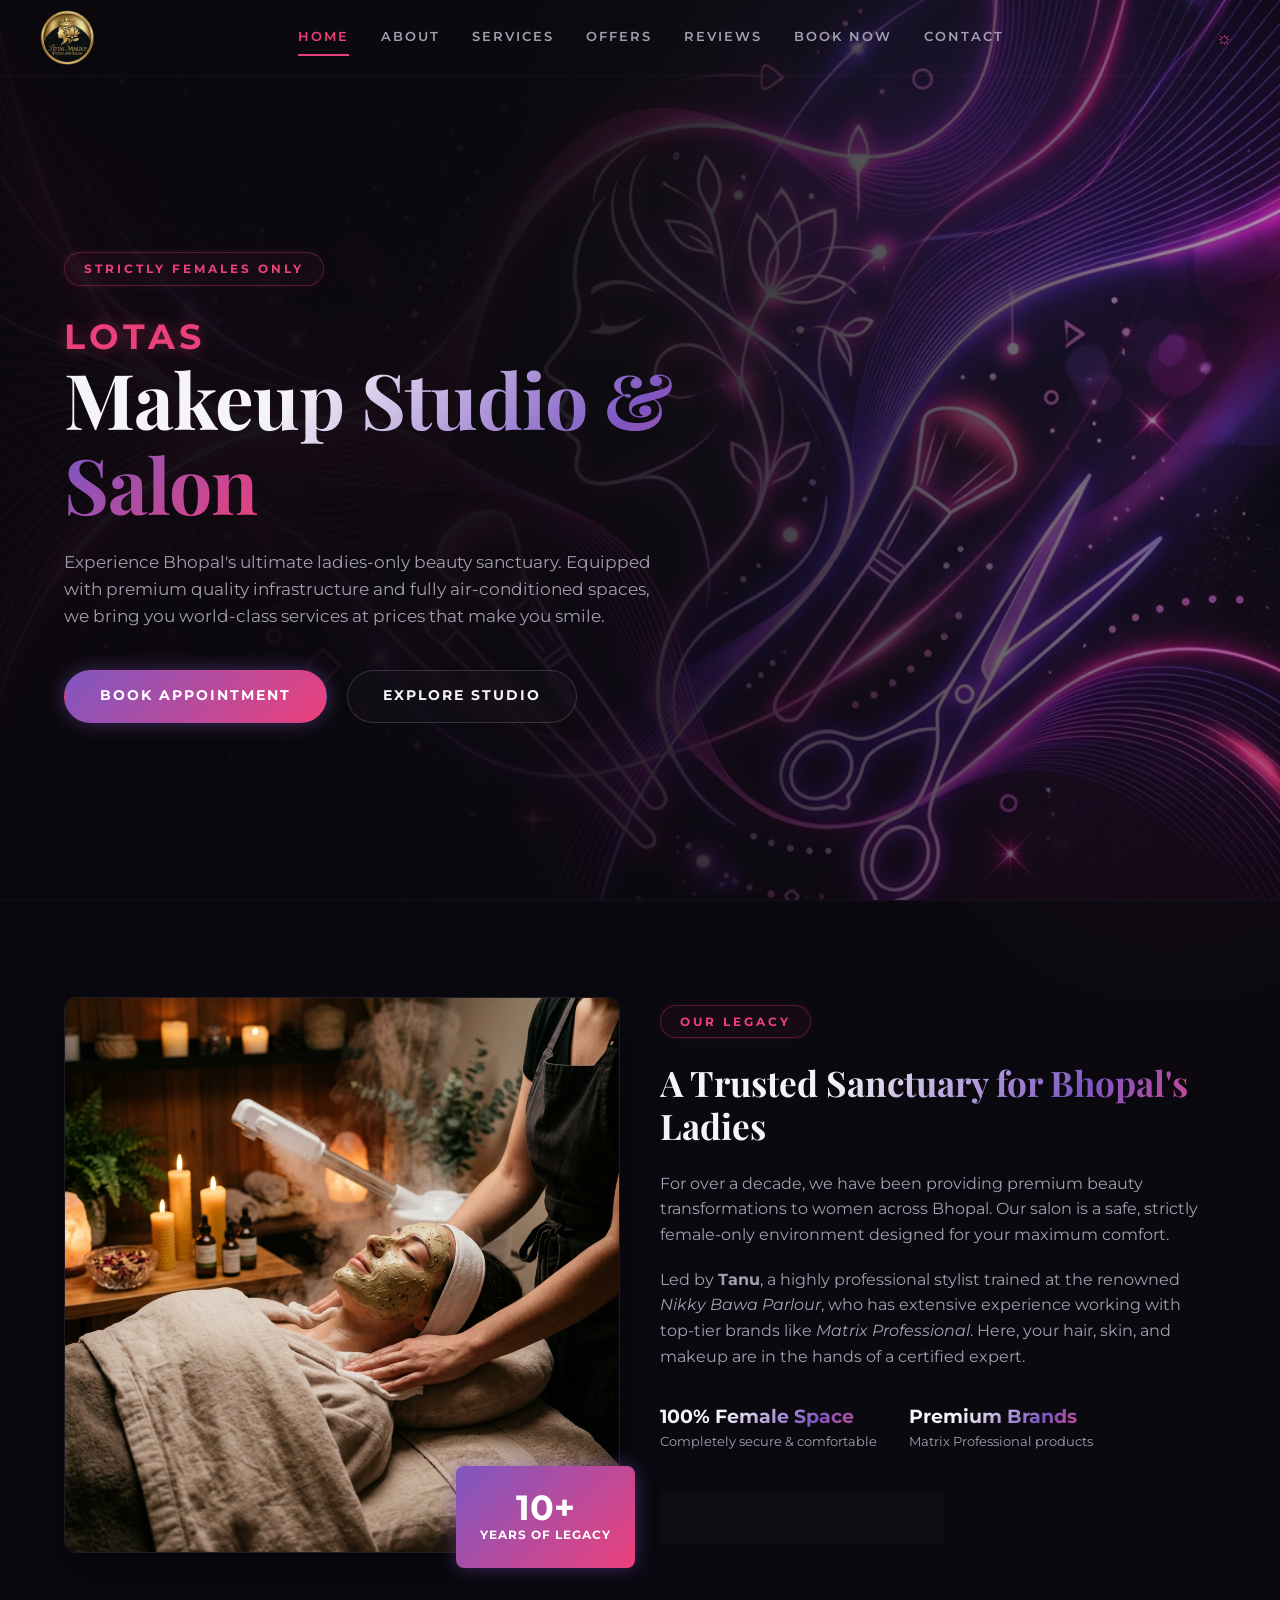
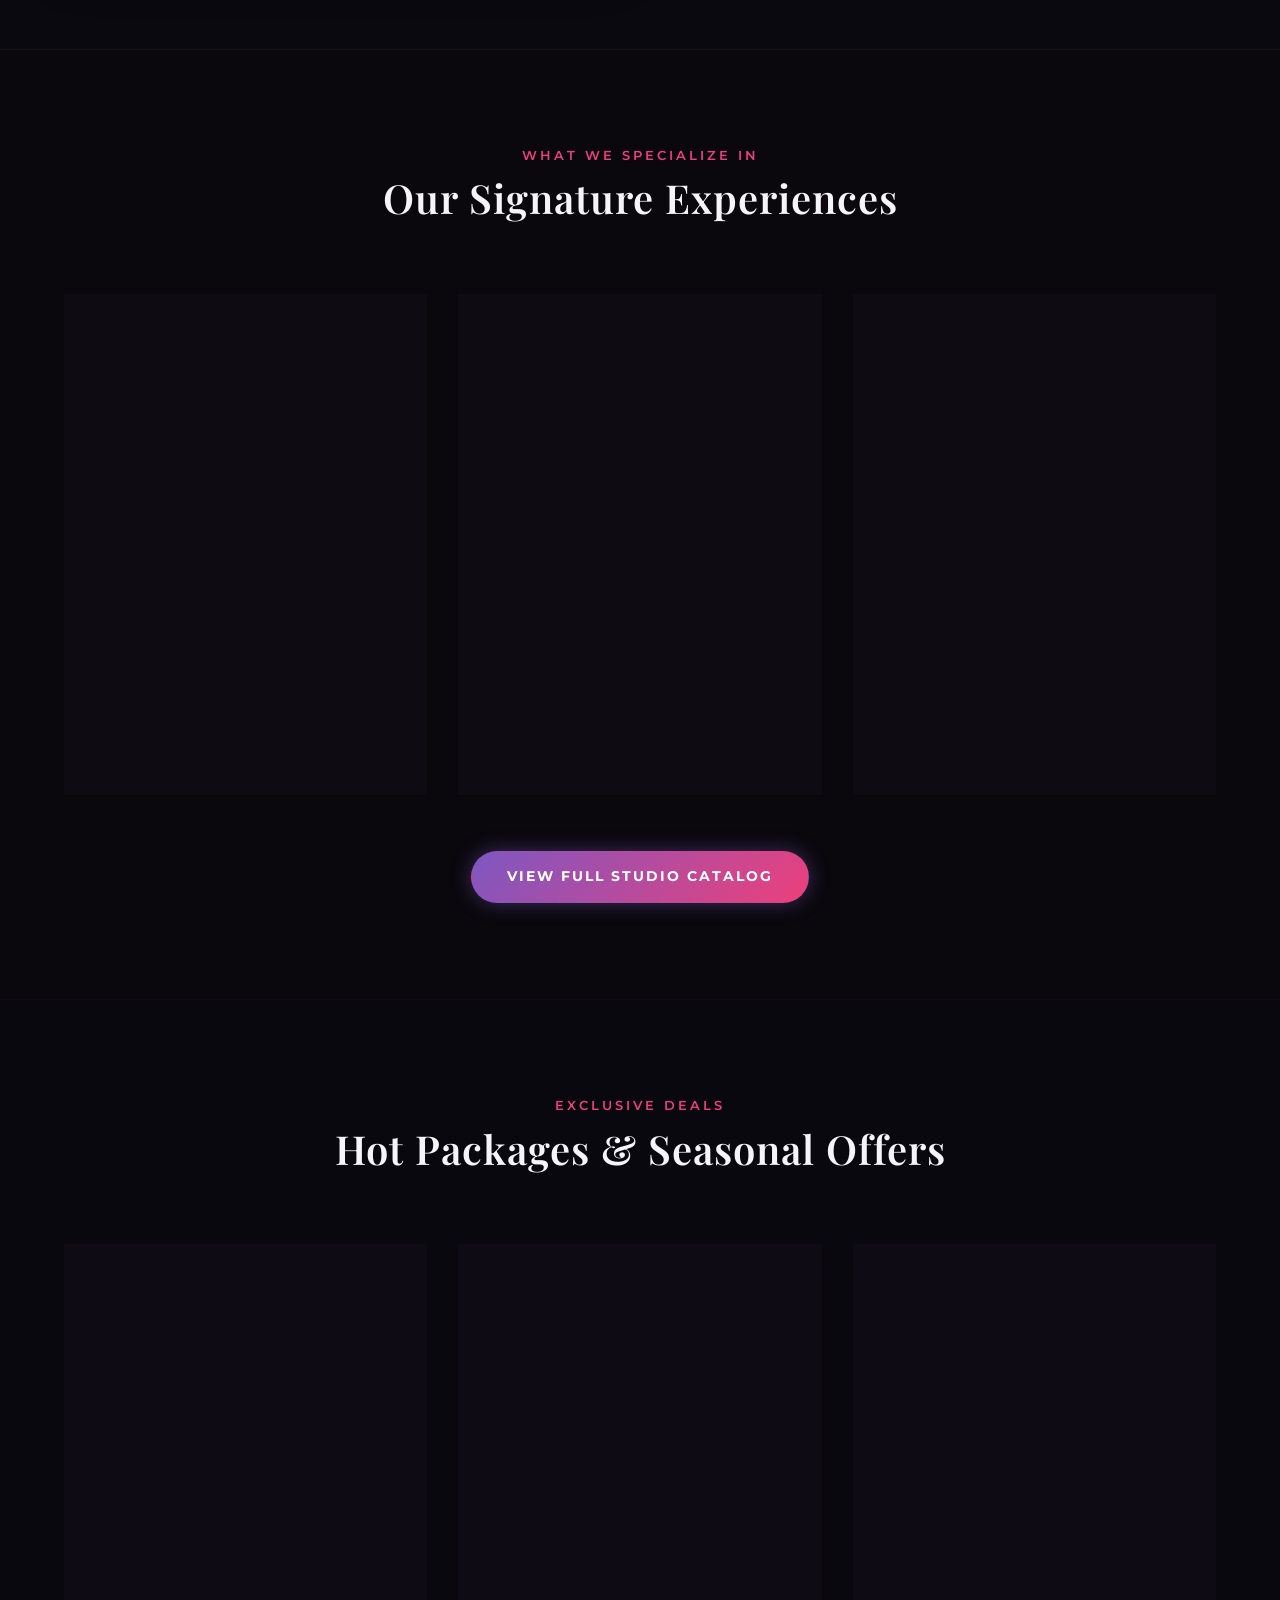
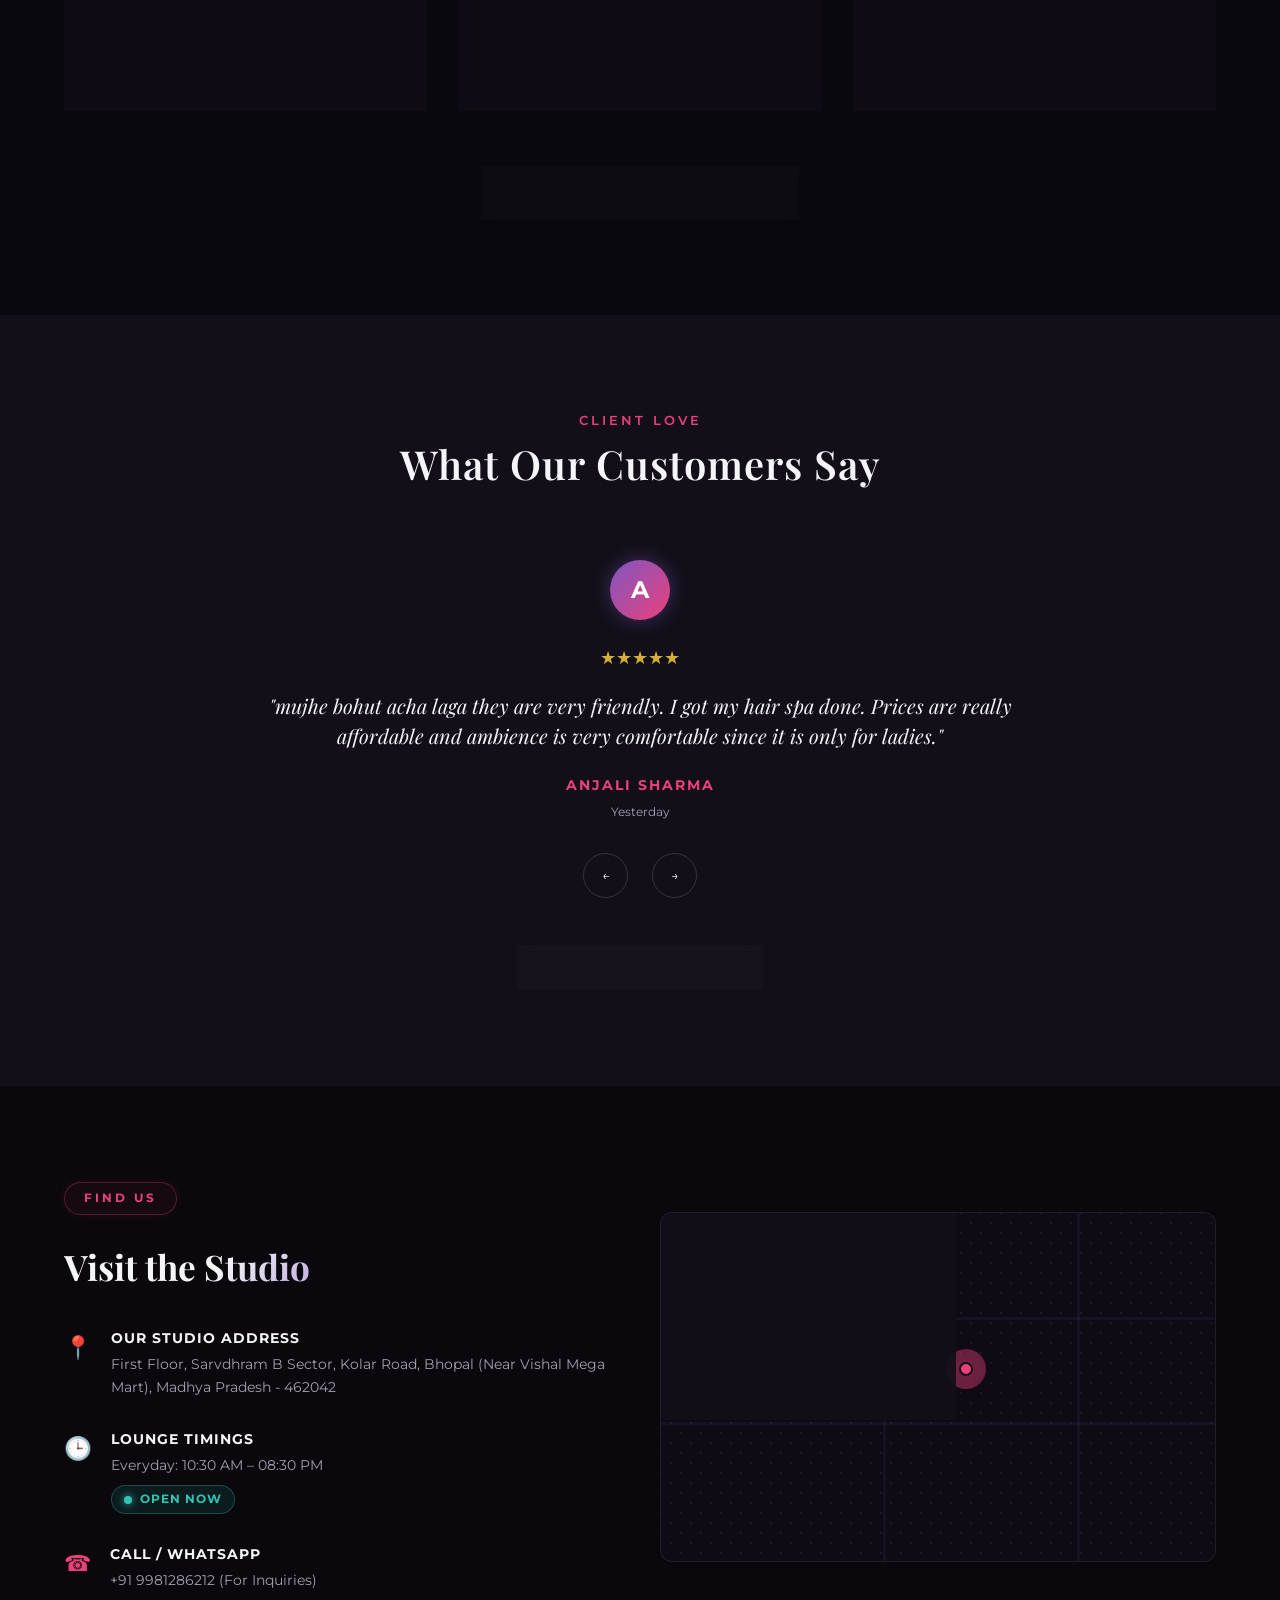
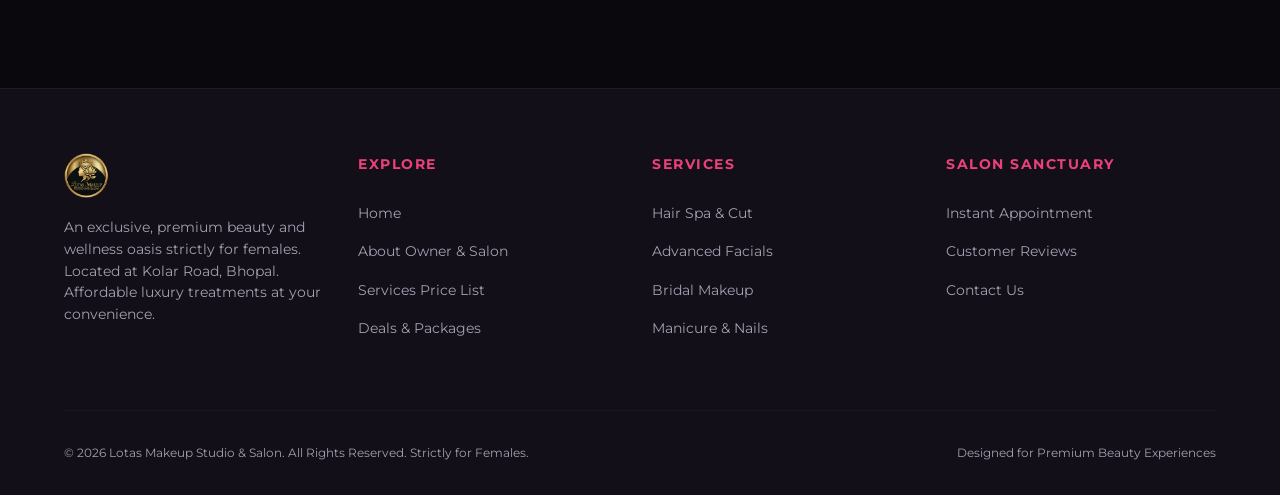
<file: index.html>
<!DOCTYPE html>
<html lang="en">
<head>
    <meta charset="UTF-8">
    <meta name="viewport" content="width=device-width, initial-scale=1.0">
    <title>Lotas Makeup Studio & Salon | Ladies Only Salon Bhopal</title>
    <meta name="description" content="Welcome to Lotas Makeup Studio & Salon on Kolar Road, Bhopal. An exclusive premium salon for ladies offering hair, skin care, makeup, and nails at affordable prices.">
    <link rel="stylesheet" href="style.css">
</head>
<body>

    <!-- Subtle Interactive Particle Canvas Background -->
    <canvas id="bg-canvas"></canvas>

    <!-- Background Ambient Glowing Nodes -->
    <div class="ambient-glow glow-1"></div>
    <div class="ambient-glow glow-2"></div>

    <!-- Navigation Header -->
    <header class="header" id="site-header">
        <div class="container header-container">
            <a href="index.html" class="logo-link">
                <img src="assets/logo.png" alt="Lotas Makeup Studio & Salon" class="logo-img">
            </a>
            
            <nav class="nav" id="navbar-links">
                <a href="index.html" class="nav-link active">Home</a>
                <a href="about.html" class="nav-link">About</a>
                <a href="services.html" class="nav-link">Services</a>
                <a href="offers.html" class="nav-link">Offers</a>
                <a href="reviews.html" class="nav-link">Reviews</a>
                <a href="booking.html" class="nav-link">Book Now</a>
                <a href="contact.html" class="nav-link">Contact</a>
            </nav>
            
            <div style="display: flex; align-items: center; gap: 1rem;">
                <button id="theme-toggle" class="theme-toggle-btn" title="Toggle Light/Dark Theme">
                    <span class="icon">&#9788;</span>
                </button>
                <div class="burger-menu" id="burger-menu-btn" title="Toggle Mobile Navigation">
                    <div class="burger-line"></div>
                    <div class="burger-line"></div>
                    <div class="burger-line"></div>
                </div>
            </div>
        </div>
    </header>

    <main style="padding-top: 0;">

        <!-- Hero Section -->
        <section class="hero">
            <div class="hero-bg" style="background-image: url('assets/hero_bg.png');"></div>
            <div class="container">
                <div class="hero-content">
                    <div class="ladies-only-badge">Strictly Females Only</div>
                    <h1 class="font-display">
                        <span class="hero-studio-name">Lotas</span>
                        <span class="text-gradient">Makeup Studio & Salon</span>
                    </h1>
                    <p>Experience Bhopal's ultimate ladies-only beauty sanctuary. Equipped with premium quality infrastructure and fully air-conditioned spaces, we bring you world-class services at prices that make you smile.</p>
                    <div class="hero-btns">
                        <a href="booking.html" class="btn btn-neon">Book Appointment</a>
                        <a href="services.html" class="btn btn-outline">Explore Studio</a>
                    </div>
                </div>
            </div>
        </section>

        <!-- Legacy & Trust Banner (About owner short summary) -->
        <section class="section-padding" style="background: rgba(126, 87, 194, 0.02); border-top: 1px solid rgba(255, 255, 255, 0.03); border-bottom: 1px solid rgba(255, 255, 255, 0.03);">
            <div class="container">
                <div class="grid-2">
                    <div class="about-image-wrapper">
                        <img src="assets/service_skin.png" alt="Skincare Spa" class="about-img">
                        <div class="experience-badge">
                            <span>10+</span>
                            <p>Years of Legacy</p>
                        </div>
                    </div>
                    <div>
                        <div class="ladies-only-badge">Our Legacy</div>
                        <h2 class="font-display text-gradient" style="font-size: 2.2rem; margin-bottom: 1.5rem; line-height: 1.2;">A Trusted Sanctuary for Bhopal's Ladies</h2>
                        <p style="color: var(--text-gray-light); margin-bottom: 1.2rem;">For over a decade, we have been providing premium beauty transformations to women across Bhopal. Our salon is a safe, strictly female-only environment designed for your maximum comfort.</p>
                        <p style="color: var(--text-gray-light); margin-bottom: 1.5rem;">Led by <strong>Tanu</strong>, a highly professional stylist trained at the renowned <em>Nikky Bawa Parlour</em>, who has extensive experience working with top-tier brands like <em>Matrix Professional</em>. Here, your hair, skin, and makeup are in the hands of a certified expert.</p>
                        <div style="display: flex; gap: 2rem; margin-top: 2rem;">
                            <div>
                                <h4 class="text-gradient" style="font-size: 1.2rem; font-weight: 700;">100% Female Space</h4>
                                <p style="font-size: 0.8rem; color: var(--text-gray-light);">Completely secure & comfortable</p>
                            </div>
                            <div>
                                <h4 class="text-gradient" style="font-size: 1.2rem; font-weight: 700;">Premium Brands</h4>
                                <p style="font-size: 0.8rem; color: var(--text-gray-light);">Matrix Professional products</p>
                            </div>
                        </div>
                        <div style="margin-top: 2.5rem;">
                            <a href="about.html" class="btn btn-outline">Read Our Full Story</a>
                        </div>
                    </div>
                </div>
            </div>
        </section>

        <!-- Service Highlights (Simplified premium lounge focus, not dry menu cards) -->
        <section class="section-padding">
            <div class="container">
                <div class="section-header">
                    <p>What We Specialize In</p>
                    <h2>Our Signature Experiences</h2>
                </div>
                
                <div class="grid-3">
                    <!-- Hair -->
                    <div class="glass-card service-card">
                        <div class="service-img-container">
                            <img src="assets/service_hair.png" alt="Hair Styling" class="service-card-img">
                            <div class="service-overlay"></div>
                        </div>
                        <div class="service-info">
                            <div class="service-header-row">
                                <h3 class="service-title">Matrix Hair Artistry</h3>
                            </div>
                            <p class="service-description">Professional haircut, smoothing, straightening, spa, and creative coloring by certified experts using Matrix products.</p>
                            <a href="services.html?tab=hair" class="text-gradient" style="font-weight: 600; font-size: 0.85rem; letter-spacing: 1px; text-transform: uppercase;">View Hair Treatments &rarr;</a>
                        </div>
                    </div>
                    
                    <!-- Facials -->
                    <div class="glass-card service-card">
                        <div class="service-img-container">
                            <img src="assets/service_skin.png" alt="Facial treatment" class="service-card-img">
                            <div class="service-overlay"></div>
                        </div>
                        <div class="service-info">
                            <div class="service-header-row">
                                <h3 class="service-title">Advanced Skincare Spa</h3>
                            </div>
                            <p class="service-description">From premium Bridal glow facial setups to modern skin therapy and detanning. Rejuvenating treatments to bring out your natural glow.</p>
                            <a href="services.html?tab=facials" class="text-gradient" style="font-weight: 600; font-size: 0.85rem; letter-spacing: 1px; text-transform: uppercase;">View Skin Treatments &rarr;</a>
                        </div>
                    </div>
                    
                    <!-- Makeup -->
                    <div class="glass-card service-card">
                        <div class="service-img-container">
                            <img src="assets/service_makeup.png" alt="Professional Makeup" class="service-card-img">
                            <div class="service-overlay"></div>
                        </div>
                        <div class="service-info">
                            <div class="service-header-row">
                                <h3 class="service-title">Masterclass Makeup</h3>
                            </div>
                            <p class="service-description">Stunning bridal, party, and HD makeup looks curated by Tanu, trained under Nikki Bawa's masterclasses.</p>
                            <a href="services.html?tab=makeup" class="text-gradient" style="font-weight: 600; font-size: 0.85rem; letter-spacing: 1px; text-transform: uppercase;">View Makeup Profiles &rarr;</a>
                        </div>
                    </div>
                </div>
                
                <div style="text-align: center; margin-top: 3.5rem;">
                    <a href="services.html" class="btn btn-neon">View Full Studio Catalog</a>
                </div>
            </div>
        </section>

        <!-- Dynamic Offers & Packages (Most Important to Attract Customer) -->
        <section class="section-padding" style="background: rgba(126, 87, 194, 0.01); border-top: 1px solid rgba(255, 255, 255, 0.02);">
            <div class="container">
                <div class="section-header">
                    <p>Exclusive Deals</p>
                    <h2>Hot Packages & Seasonal Offers</h2>
                </div>
                
                <div class="grid-3">
                    <!-- Package 1 -->
                    <div class="glass-card" style="position: relative; padding: 2rem;">
                        <span class="offer-tag">Best Seller</span>
                        <h3 class="font-display" style="font-size: 1.5rem; margin-top: 1.5rem; margin-bottom: 0.5rem;">Festive Glow Combo</h3>
                        <p style="font-size: 0.8rem; color: var(--text-gray-light); margin-bottom: 1.5rem;">Get party ready with this essential skincare and grooming package.</p>
                        <div style="margin-bottom: 2rem;">
                            <span class="price-strike">₹2,800</span>
                            <span class="text-gradient" style="font-size: 1.8rem; font-weight: 700;">₹1,499</span>
                        </div>
                        <ul style="list-style: none; margin-bottom: 2rem; font-size: 0.85rem; color: var(--text-gray-light); display: flex; flex-direction: column; gap: 0.5rem;">
                            <li>✓ Radiant Gold Facial</li>
                            <li>✓ Relaxing Rose Pedicure</li>
                            <li>✓ Matrix Luminous Hair Spa</li>
                            <li>✓ Eyebrow & Upperlip Threading</li>
                        </ul>
                        <a href="booking.html?service=pkg_festive" class="btn btn-neon" style="width: 100%; padding: 0.7rem 1.5rem; font-size: 0.75rem;">Book This Package</a>
                    </div>
                    
                    <!-- Package 2 -->
                    <div class="glass-card" style="position: relative; padding: 2rem;">
                        <span class="offer-tag" style="background: var(--accent-violet); color: #ffffff;">Top Luxury</span>
                        <h3 class="font-display" style="font-size: 1.5rem; margin-top: 1.5rem; margin-bottom: 0.5rem;">O3+ Bridal Glow Pack</h3>
                        <p style="font-size: 0.8rem; color: var(--text-gray-light); margin-bottom: 1.5rem;">Premium Bridal prep pack for instant shine</p>
                        <div style="margin-bottom: 2rem;">
                            <span class="price-strike">₹6,500</span>
                            <span class="text-gradient" style="font-size: 1.8rem; font-weight: 700;">₹3,999</span>
                        </div>
                        <ul style="list-style: none; margin-bottom: 2rem; font-size: 0.85rem; color: var(--text-gray-light); display: flex; flex-direction: column; gap: 0.5rem;">
                            <li>✓ Premium O3+ Whitening Facial</li>
                            <li>✓ Charcoal Detan Spa Therapy</li>
                            <li>✓ Chocolate Manicure & Pedicure</li>
                            <li>✓ Advance Hair Nourishing Spa</li>
                        </ul>
                        <a href="booking.html?service=pkg_bridal" class="btn btn-neon" style="width: 100%; padding: 0.7rem 1.5rem; font-size: 0.75rem;">Book This Package</a>
                    </div>
                    
                    <!-- Package 3 -->
                    <div class="glass-card" style="position: relative; padding: 2rem;">
                        <span class="offer-tag">Value Deal</span>
                        <h3 class="font-display" style="font-size: 1.5rem; margin-top: 1.5rem; margin-bottom: 0.5rem;">Hair Transformation Pack</h3>
                        <p style="font-size: 0.8rem; color: var(--text-gray-light); margin-bottom: 1.5rem;">Complete hair treatment styling</p>
                        <div style="margin-bottom: 2rem;">
                            <span class="price-strike">₹4,200</span>
                            <span class="text-gradient" style="font-size: 1.8rem; font-weight: 700;">₹2,499</span>
                        </div>
                        <ul style="list-style: none; margin-bottom: 2rem; font-size: 0.85rem; color: var(--text-gray-light); display: flex; flex-direction: column; gap: 0.5rem;">
                            <li>✓ Advanced Hair Cuts & Styling</li>
                            <li>✓ L'Oreal Keratin Treatment</li>
                            <li>✓ Split-Ends Removal Therapy</li>
                            <li>✓ Post-Treatment Hair Wash</li>
                        </ul>
                        <a href="booking.html?service=pkg_hair" class="btn btn-neon" style="width: 100%; padding: 0.7rem 1.5rem; font-size: 0.75rem;">Book This Package</a>
                    </div>
                </div>
                
                <div style="text-align: center; margin-top: 3.5rem;">
                    <a href="offers.html" class="btn btn-outline">View All Special Offers</a>
                </div>
            </div>
        </section>

        <!-- Testimonial Highlight Carousel (No location addresses displayed) -->
        <section class="section-padding testimonials-section">
            <div class="container">
                <div class="section-header">
                    <p>Client Love</p>
                    <h2>What Our Customers Say</h2>
                </div>
                
                <div class="carousel-container" id="testimonial-carousel">
                    <!-- Slide 1 -->
                    <div class="testimonial-slide active">
                        <div class="testimonial-avatar">A</div>
                        <div class="stars">★★★★★</div>
                        <p class="testimonial-text">"mujhe bohut acha laga they are very friendly. I got my hair spa done. Prices are really affordable and ambience is very comfortable since it is only for ladies."</p>
                        <h4 class="testimonial-author">Anjali Sharma</h4>
                        <p class="testimonial-date">Yesterday</p>
                    </div>
                    
                    <!-- Slide 2 -->
                    <div class="testimonial-slide">
                        <div class="testimonial-avatar">P</div>
                        <div class="stars">★★★★★</div>
                        <p class="testimonial-text">"bohut acha hai acha facial kara hai. Skin is glowing! Fully air-conditioned and hygienic parlour. Recommended to all."</p>
                        <h4 class="testimonial-author">Pooja Gupta</h4>
                        <p class="testimonial-date">2 days ago</p>
                    </div>
                    
                    <!-- Slide 3 -->
                    <div class="testimonial-slide">
                        <div class="testimonial-avatar">R</div>
                        <div class="stars">★★★★★</div>
                        <p class="testimonial-text">"profestional staff done haircut very good. Staff behavior is extremely polite. They sanitize all equipment, which makes it safe and trustworthy."</p>
                        <h4 class="testimonial-author">Ritu</h4>
                        <p class="testimonial-date">3 days ago</p>
                    </div>
                </div>
                
                <div class="carousel-controls">
                    <button class="carousel-btn" id="carousel-prev" title="Previous Review">&larr;</button>
                    <button class="carousel-btn" id="carousel-next" title="Next Review">&rarr;</button>
                </div>
                
                <div style="text-align: center; margin-top: 3rem;">
                    <a href="reviews.html" class="btn btn-outline" style="font-size: 0.75rem; padding: 0.7rem 1.8rem;">See All 200+ Reviews</a>
                </div>
            </div>
        </section>

        <!-- Opening Hours & Maps Section -->
        <section class="section-padding">
            <div class="container">
                <div class="grid-2">
                    <div>
                        <div class="ladies-only-badge">Find Us</div>
                        <h2 class="font-display text-gradient" style="font-size: 2.2rem; margin-bottom: 1.5rem;">Visit the Studio</h2>
                        
                        <div class="contact-info-list" style="margin-top: 2rem;">
                            <div class="contact-info-item">
                                <div class="contact-info-icon">&#128205;</div>
                                <div class="contact-info-details">
                                    <h4>Our Studio Address</h4>
                                    <p>First Floor, Sarvdhram B Sector, Kolar Road, Bhopal (Near Vishal Mega Mart), Madhya Pradesh - 462042</p>
                                </div>
                            </div>
                            
                            <div class="contact-info-item">
                                <div class="contact-info-icon">&#128338;</div>
                                <div class="contact-info-details">
                                    <h4>Lounge Timings</h4>
                                    <p>Everyday: 10:30 AM – 08:30 PM</p>
                                    <div style="margin-top: 0.5rem;">
                                        <div class="open-status-badge open">
                                            <span class="status-dot pulsing"></span>
                                            <span class="status-text">Open Now</span>
                                        </div>
                                    </div>
                                </div>
                            </div>
                            
                            <div class="contact-info-item">
                                <div class="contact-info-icon">&#9742;</div>
                                <div class="contact-info-details">
                                    <h4>Call / WhatsApp</h4>
                                    <p>+91 9981286212 (For Inquiries)</p>
                                </div>
                            </div>
                        </div>
                    </div>
                    
                    <div>
                        <!-- Faux Google Maps component -->
                        <div class="map-mockup-wrapper">
                            <div class="map-card-popup">
                                <h5>Lotas Makeup Studio</h5>
                                <p>First Floor, Sarvdhram B Sector, Kolar Road, Near Vishal Mega Mart, Bhopal</p>
                                <a href="https://maps.google.com" target="_blank" class="text-gradient" style="font-size: 0.65rem; font-weight: 700; text-transform: uppercase; margin-top: 0.5rem; display: inline-block;">Get Directions &rarr;</a>
                            </div>
                            <div class="map-mockup">
                                <div class="map-route-line map-route-1"></div>
                                <div class="map-route-line map-route-2"></div>
                                <div class="map-route-line map-route-3"></div>
                                <div class="map-route-line map-route-4"></div>
                            </div>
                            <div class="map-pin">
                                <div class="map-pin-pulse"></div>
                                <div class="map-pin-dot"></div>
                            </div>
                        </div>
                    </div>
                </div>
            </div>
        </section>

    </main>

    <!-- Footer -->
    <footer class="footer">
        <div class="container">
            <div class="grid-4" style="gap: 3rem 1.5rem;">
                <div>
                    <div class="footer-logo">
                        <img src="assets/logo.png" alt="Lotas Makeup Studio & Salon" class="footer-logo-img">
                    </div>
                    <p class="footer-text">An exclusive, premium beauty and wellness oasis strictly for females. Located at Kolar Road, Bhopal. Affordable luxury treatments at your convenience.</p>
                </div>
                
                <div>
                    <h4 class="footer-title">Explore</h4>
                    <ul class="footer-links">
                        <li><a href="index.html">Home</a></li>
                        <li><a href="about.html">About Owner & Salon</a></li>
                        <li><a href="services.html">Services Price List</a></li>
                        <li><a href="offers.html">Deals & Packages</a></li>
                    </ul>
                </div>
                
                <div>
                    <h4 class="footer-title">Services</h4>
                    <ul class="footer-links">
                        <li><a href="services.html?tab=hair">Hair Spa & Cut</a></li>
                        <li><a href="services.html?tab=facials">Advanced Facials</a></li>
                        <li><a href="services.html?tab=makeup">Bridal Makeup</a></li>
                        <li><a href="services.html?tab=nails">Manicure & Nails</a></li>
                    </ul>
                </div>
                
                <div>
                    <h4 class="footer-title">Salon Sanctuary</h4>
                    <ul class="footer-links">
                        <li><a href="booking.html">Instant Appointment</a></li>
                        <li><a href="reviews.html">Customer Reviews</a></li>
                        <li><a href="contact.html">Contact Us</a></li>
                    </ul>
                </div>
            </div>
            
            <div class="footer-bottom">
                <p>&copy; 2026 Lotas Makeup Studio & Salon. All Rights Reserved. Strictly for Females.</p>
                <p>Designed for Premium Beauty Experiences</p>
            </div>
        </div>
    </footer>

    <!-- Scripts -->
    <script src="app.js"></script>
</body>
</html>
</file>
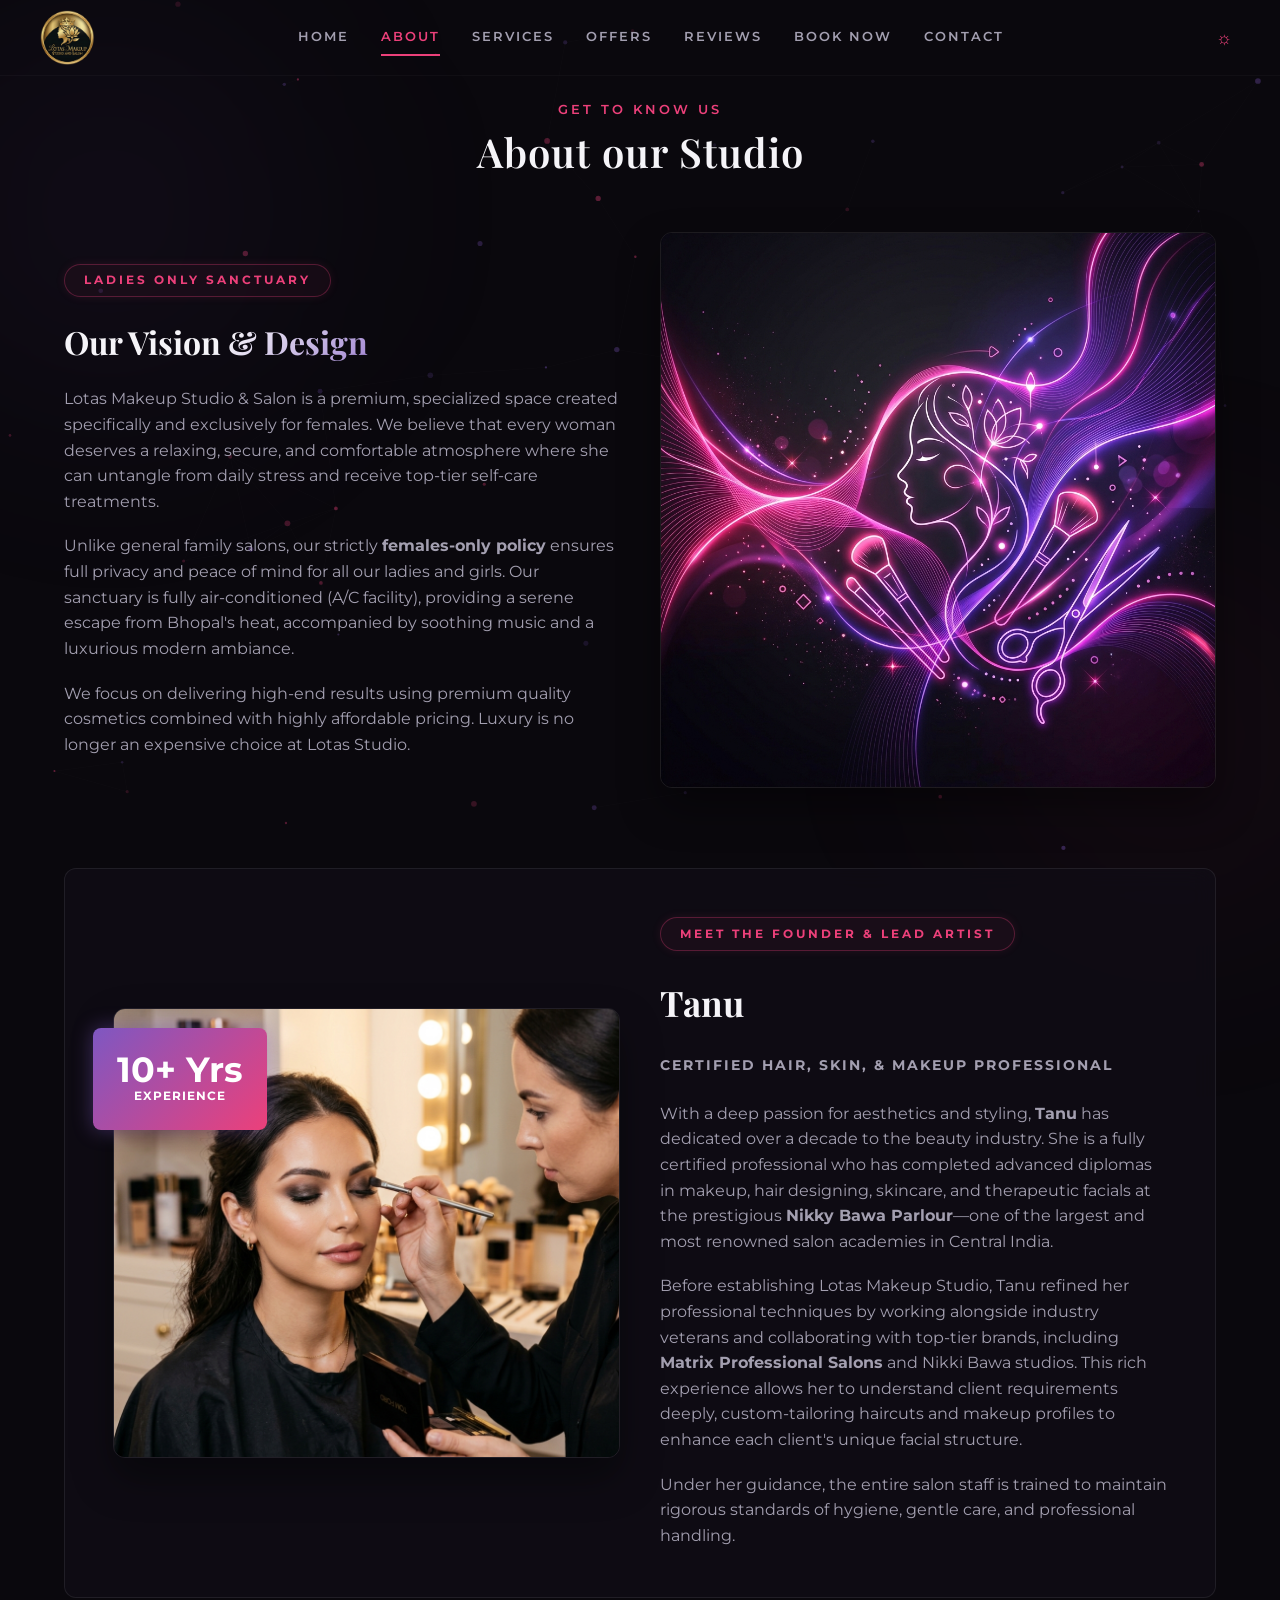
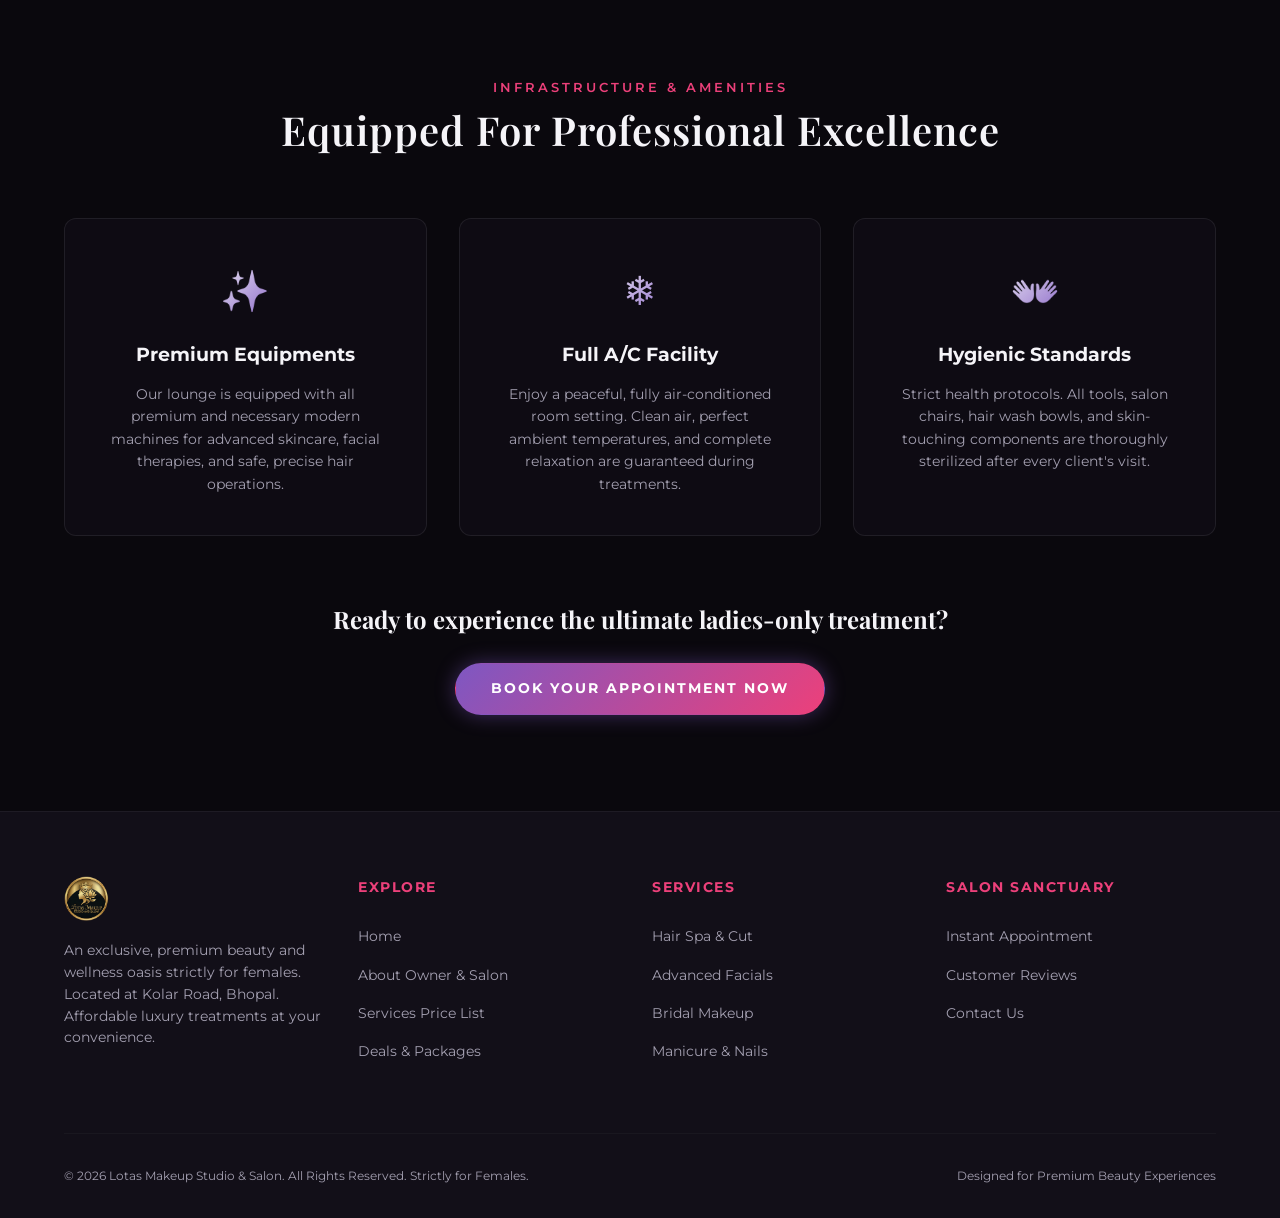
<file: about.html>
<!DOCTYPE html>
<html lang="en">
<head>
    <meta charset="UTF-8">
    <meta name="viewport" content="width=device-width, initial-scale=1.0">
    <title>About Tanu & Lotas Beauty Lounge | Ladies Only Salon Bhopal</title>
    <meta name="description" content="Discover the story behind Lotas Makeup Studio & Salon. Led by professional stylist Tanu (trained at Nikky Bawa). Strictly female-only premium AC salon.">
    <link rel="stylesheet" href="style.css">
</head>
<body>

    <!-- Subtle Interactive Particle Canvas Background -->
    <canvas id="bg-canvas"></canvas>

    <!-- Background Ambient Glowing Nodes -->
    <div class="ambient-glow glow-1"></div>
    <div class="ambient-glow glow-2"></div>

    <!-- Navigation Header -->
    <header class="header scrolled" id="site-header">
        <div class="container header-container">
            <a href="index.html" class="logo-link">
                <img src="assets/logo.png" alt="Lotas Makeup Studio & Salon" class="logo-img">
            </a>
            
            <nav class="nav" id="navbar-links">
                <a href="index.html" class="nav-link">Home</a>
                <a href="about.html" class="nav-link active">About</a>
                <a href="services.html" class="nav-link">Services</a>
                <a href="offers.html" class="nav-link">Offers</a>
                <a href="reviews.html" class="nav-link">Reviews</a>
                <a href="booking.html" class="nav-link">Book Now</a>
                <a href="contact.html" class="nav-link">Contact</a>
            </nav>
            
            <div style="display: flex; align-items: center; gap: 1rem;">
                <button id="theme-toggle" class="theme-toggle-btn" title="Toggle Light/Dark Theme">
                    <span class="icon">&#9788;</span>
                </button>
                <div class="burger-menu" id="burger-menu-btn" title="Toggle Mobile Navigation">
                    <div class="burger-line"></div>
                    <div class="burger-line"></div>
                    <div class="burger-line"></div>
                </div>
            </div>
        </div>
    </header>

    <main class="section-padding" style="padding-top: 100px;">
        <div class="container">
            <div class="section-header" style="margin-bottom: 3rem;">
                <p>Get to Know Us</p>
                <h2>About our Studio</h2>
            </div>

            <!-- Intro Info Grid -->
            <div class="grid-2" style="margin-bottom: 5rem;">
                <div>
                    <div class="ladies-only-badge">Ladies Only Sanctuary</div>
                    <h3 class="font-display text-gradient" style="font-size: 2rem; margin-bottom: 1.5rem; line-height: 1.3;">Our Vision & Design</h3>
                    <p style="color: var(--text-gray-light); margin-bottom: 1.2rem;">Lotas Makeup Studio & Salon is a premium, specialized space created specifically and exclusively for females. We believe that every woman deserves a relaxing, secure, and comfortable atmosphere where she can untangle from daily stress and receive top-tier self-care treatments.</p>
                    <p style="color: var(--text-gray-light); margin-bottom: 1.2rem;">Unlike general family salons, our strictly <strong>females-only policy</strong> ensures full privacy and peace of mind for all our ladies and girls. Our sanctuary is fully air-conditioned (A/C facility), providing a serene escape from Bhopal's heat, accompanied by soothing music and a luxurious modern ambiance.</p>
                    <p style="color: var(--text-gray-light);">We focus on delivering high-end results using premium quality cosmetics combined with highly affordable pricing. Luxury is no longer an expensive choice at Lotas Studio.</p>
                </div>
                <div>
                    <img src="assets/hero_bg.png" alt="Salon Sanctuary Interior" class="about-img">
                </div>
            </div>

            <!-- Owner Profile Row -->
            <div class="glass-card" style="padding: 3rem; margin-bottom: 5rem;">
                <div class="grid-2">
                    <div style="order: 2;">
                        <div class="ladies-only-badge">Meet the Founder & Lead Artist</div>
                        <h3 class="font-display text-gradient" style="font-size: 2.2rem; margin-bottom: 1.5rem;">Tanu</h3>
                        <h5 style="text-transform: uppercase; letter-spacing: 2px; font-size: 0.85rem; margin-bottom: 1.5rem; color: var(--text-gray-light);">Certified Hair, Skin, & Makeup Professional</h5>
                        <p style="color: var(--text-gray-light); margin-bottom: 1.2rem;">With a deep passion for aesthetics and styling, <strong>Tanu</strong> has dedicated over a decade to the beauty industry. She is a fully certified professional who has completed advanced diplomas in makeup, hair designing, skincare, and therapeutic facials at the prestigious <strong>Nikky Bawa Parlour</strong>—one of the largest and most renowned salon academies in Central India.</p>
                        <p style="color: var(--text-gray-light); margin-bottom: 1.2rem;">Before establishing Lotas Makeup Studio, Tanu refined her professional techniques by working alongside industry veterans and collaborating with top-tier brands, including <strong>Matrix Professional Salons</strong> and Nikki Bawa studios. This rich experience allows her to understand client requirements deeply, custom-tailoring haircuts and makeup profiles to enhance each client's unique facial structure.</p>
                        <p style="color: var(--text-gray-light);">Under her guidance, the entire salon staff is trained to maintain rigorous standards of hygiene, gentle care, and professional handling.</p>
                    </div>
                    <div style="order: 1; position: relative;">
                        <img src="assets/service_makeup.png" alt="Stylist at work" class="about-img" style="max-height: 450px; object-fit: cover;">
                        <div class="experience-badge" style="top: 20px; left: -20px; bottom: auto; right: auto;">
                            <span>10+ Yrs</span>
                            <p>Experience</p>
                        </div>
                    </div>
                </div>
            </div>

            <!-- Premium Infrastructure details -->
            <div class="section-header" style="margin-bottom: 3.5rem;">
                <p>Infrastructure & Amenities</p>
                <h2>Equipped For Professional Excellence</h2>
            </div>
            
            <div class="grid-3" style="margin-bottom: 2rem;">
                <div class="glass-card text-center" style="text-align: center;">
                    <div class="text-gradient" style="font-size: 2.5rem; margin-bottom: 1rem;">&#10024;</div>
                    <h4 style="font-size: 1.2rem; font-weight: 700; margin-bottom: 0.8rem;">Premium Equipments</h4>
                    <p style="font-size: 0.88rem; color: var(--text-gray-light);">Our lounge is equipped with all premium and necessary modern machines for advanced skincare, facial therapies, and safe, precise hair operations.</p>
                </div>
                
                <div class="glass-card text-center" style="text-align: center;">
                    <div class="text-gradient" style="font-size: 2.5rem; margin-bottom: 1rem;">&#10052;</div>
                    <h4 style="font-size: 1.2rem; font-weight: 700; margin-bottom: 0.8rem;">Full A/C Facility</h4>
                    <p style="font-size: 0.88rem; color: var(--text-gray-light);">Enjoy a peaceful, fully air-conditioned room setting. Clean air, perfect ambient temperatures, and complete relaxation are guaranteed during treatments.</p>
                </div>
                
                <div class="glass-card text-center" style="text-align: center;">
                    <div class="text-gradient" style="font-size: 2.5rem; margin-bottom: 1rem;">&#128080;</div>
                    <h4 style="font-size: 1.2rem; font-weight: 700; margin-bottom: 0.8rem;">Hygienic Standards</h4>
                    <p style="font-size: 0.88rem; color: var(--text-gray-light);">Strict health protocols. All tools, salon chairs, hair wash bowls, and skin-touching components are thoroughly sterilized after every client's visit.</p>
                </div>
            </div>

            <div style="text-align: center; margin-top: 4rem;">
                <h4 class="font-display" style="font-size: 1.5rem; margin-bottom: 1.5rem;">Ready to experience the ultimate ladies-only treatment?</h4>
                <a href="booking.html" class="btn btn-neon">Book Your Appointment Now</a>
            </div>

        </div>
    </main>

    <!-- Footer -->
    <footer class="footer">
        <div class="container">
            <div class="grid-4" style="gap: 3rem 1.5rem;">
                <div>
                    <div class="footer-logo">
                        <img src="assets/logo.png" alt="Lotas Makeup Studio & Salon" class="footer-logo-img">
                    </div>
                    <p class="footer-text">An exclusive, premium beauty and wellness oasis strictly for females. Located at Kolar Road, Bhopal. Affordable luxury treatments at your convenience.</p>
                </div>
                
                <div>
                    <h4 class="footer-title">Explore</h4>
                    <ul class="footer-links">
                        <li><a href="index.html">Home</a></li>
                        <li><a href="about.html">About Owner & Salon</a></li>
                        <li><a href="services.html">Services Price List</a></li>
                        <li><a href="offers.html">Deals & Packages</a></li>
                    </ul>
                </div>
                
                <div>
                    <h4 class="footer-title">Services</h4>
                    <ul class="footer-links">
                        <li><a href="services.html?tab=hair">Hair Spa & Cut</a></li>
                        <li><a href="services.html?tab=facials">Advanced Facials</a></li>
                        <li><a href="services.html?tab=makeup">Bridal Makeup</a></li>
                        <li><a href="services.html?tab=nails">Manicure & Nails</a></li>
                    </ul>
                </div>
                
                <div>
                    <h4 class="footer-title">Salon Sanctuary</h4>
                    <ul class="footer-links">
                        <li><a href="booking.html">Instant Appointment</a></li>
                        <li><a href="reviews.html">Customer Reviews</a></li>
                        <li><a href="contact.html">Contact Us</a></li>
                    </ul>
                </div>
            </div>
            
            <div class="footer-bottom">
                <p>&copy; 2026 Lotas Makeup Studio & Salon. All Rights Reserved. Strictly for Females.</p>
                <p>Designed for Premium Beauty Experiences</p>
            </div>
        </div>
    </footer>

    <!-- Scripts -->
    <script src="app.js"></script>
</body>
</html>
</file>
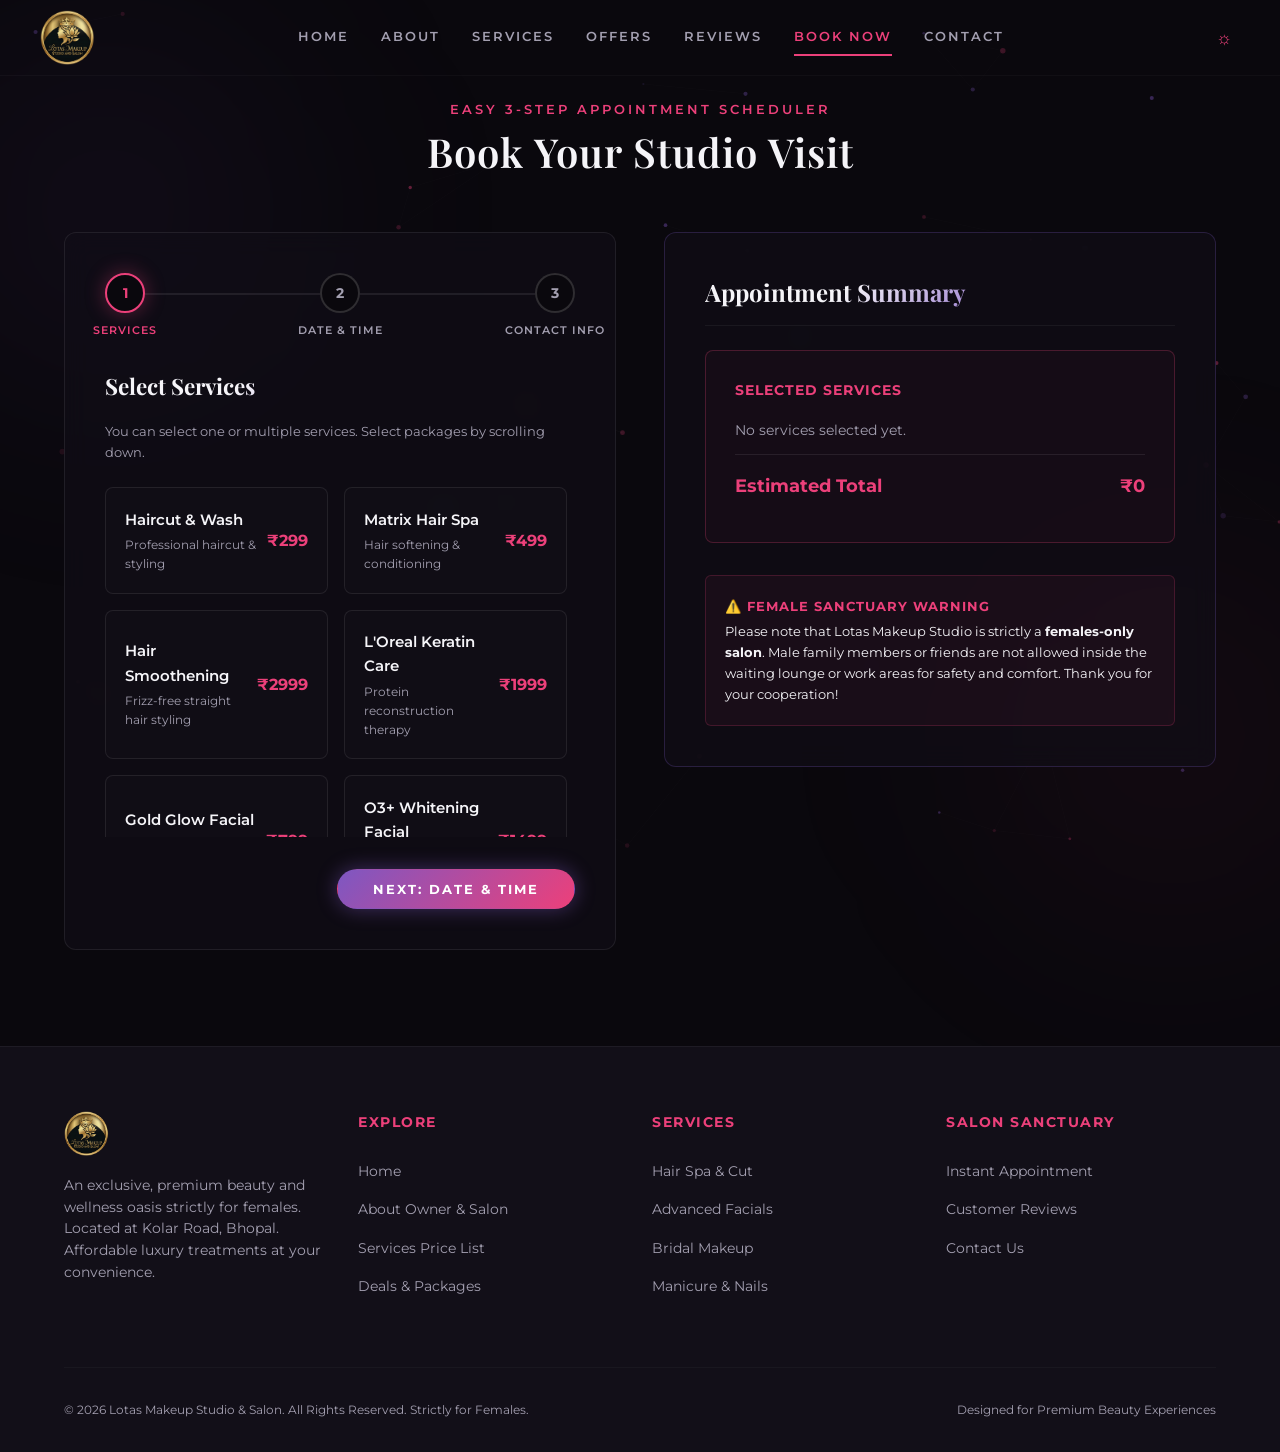
<file: booking.html>
<!DOCTYPE html>
<html lang="en">
<head>
    <meta charset="UTF-8">
    <meta name="viewport" content="width=device-width, initial-scale=1.0">
    <title>Book An Appointment | Lotas Makeup Studio & Salon Bhopal</title>
    <meta name="description" content="Schedule your beauty salon visit at Lotas Makeup Studio & Salon. Select hair styling, facials, skin clean-up, bridal makeup, or nail art. Quick appointment booking.">
    <link rel="stylesheet" href="style.css">
</head>
<body>

    <!-- Subtle Interactive Particle Canvas Background -->
    <canvas id="bg-canvas"></canvas>

    <!-- Background Ambient Glowing Nodes -->
    <div class="ambient-glow glow-1"></div>
    <div class="ambient-glow glow-2"></div>

    <!-- Navigation Header -->
    <header class="header scrolled" id="site-header">
        <div class="container header-container">
            <a href="index.html" class="logo-link">
                <img src="assets/logo.png" alt="Lotas Makeup Studio & Salon" class="logo-img">
            </a>
            
            <nav class="nav" id="navbar-links">
                <a href="index.html" class="nav-link">Home</a>
                <a href="about.html" class="nav-link">About</a>
                <a href="services.html" class="nav-link">Services</a>
                <a href="offers.html" class="nav-link">Offers</a>
                <a href="reviews.html" class="nav-link">Reviews</a>
                <a href="booking.html" class="nav-link active">Book Now</a>
                <a href="contact.html" class="nav-link">Contact</a>
            </nav>
            
            <div style="display: flex; align-items: center; gap: 1rem;">
                <button id="theme-toggle" class="theme-toggle-btn" title="Toggle Light/Dark Theme">
                    <span class="icon">&#9788;</span>
                </button>
                <div class="burger-menu" id="burger-menu-btn" title="Toggle Mobile Navigation">
                    <div class="burger-line"></div>
                    <div class="burger-line"></div>
                    <div class="burger-line"></div>
                </div>
            </div>
        </div>
    </header>

    <main class="section-padding" style="padding-top: 100px;">
        <div class="container">
            <div class="section-header" style="margin-bottom: 3rem;">
                <p>Easy 3-Step Appointment Scheduler</p>
                <h2>Book Your Studio Visit</h2>
            </div>

            <!-- Grid: Left is Wizard, Right is Summary -->
            <div class="grid-2" style="align-items: start; gap: 3rem;">
                
                <!-- Booking Wizard Column -->
                <div class="glass-card" style="padding: 2.5rem;">
                    
                    <!-- Wizard Step indicators -->
                    <div class="wizard-steps">
                        <div class="wizard-step active">
                            1
                            <span class="wizard-step-label">Services</span>
                        </div>
                        <div class="wizard-step">
                            2
                            <span class="wizard-step-label">Date & Time</span>
                        </div>
                        <div class="wizard-step">
                            3
                            <span class="wizard-step-label">Contact Info</span>
                        </div>
                    </div>

                    <!-- Wizard Form -->
                    <form id="booking-wizard-form" style="margin-top: 2rem;">
                        
                        <!-- STEP 1: SERVICE SELECTOR PANEL -->
                        <div class="booking-panel active" id="step-panel-1">
                            <h3 class="font-display text-gradient" style="font-size: 1.4rem; margin-bottom: 1rem;">Select Services</h3>
                            <p style="font-size: 0.82rem; color: var(--text-gray-light); margin-bottom: 1.5rem;">You can select one or multiple services. Select packages by scrolling down.</p>
                            
                            <div class="services-selector-grid">
                                
                                <!-- Hair -->
                                <div class="selector-option" data-service-id="hair_cut" data-service-name="Haircut & Styling" data-service-price="299">
                                    <div class="selector-option-info">
                                        <h4>Haircut & Wash</h4>
                                        <p>Professional haircut & styling</p>
                                    </div>
                                    <span class="selector-option-price">₹299</span>
                                </div>
                                
                                <div class="selector-option" data-service-id="hair_spa" data-service-name="Matrix Hair Spa" data-service-price="499">
                                    <div class="selector-option-info">
                                        <h4>Matrix Hair Spa</h4>
                                        <p>Hair softening & conditioning</p>
                                    </div>
                                    <span class="selector-option-price">₹499</span>
                                </div>

                                <div class="selector-option" data-service-id="hair_smooth" data-service-name="Hair Smoothening" data-service-price="2999">
                                    <div class="selector-option-info">
                                        <h4>Hair Smoothening</h4>
                                        <p>Frizz-free straight hair styling</p>
                                    </div>
                                    <span class="selector-option-price">₹2999</span>
                                </div>

                                <div class="selector-option" data-service-id="hair_keratin" data-service-name="L'Oreal Keratin Care" data-service-price="1999">
                                    <div class="selector-option-info">
                                        <h4>L'Oreal Keratin Care</h4>
                                        <p>Protein reconstruction therapy</p>
                                    </div>
                                    <span class="selector-option-price">₹1999</span>
                                </div>
                                
                                <!-- Facials -->
                                <div class="selector-option" data-service-id="facial_gold" data-service-name="Gold Glow Facial" data-service-price="799">
                                    <div class="selector-option-info">
                                        <h4>Gold Glow Facial</h4>
                                        <p>Elasticity restore & radiant skin</p>
                                    </div>
                                    <span class="selector-option-price">₹799</span>
                                </div>

                                <div class="selector-option" data-service-id="facial_o3" data-service-name="O3+ Whitening Facial" data-service-price="1499">
                                    <div class="selector-option-info">
                                        <h4>O3+ Whitening Facial</h4>
                                        <p>Pigmentation & suntan clearing</p>
                                    </div>
                                    <span class="selector-option-price">₹1499</span>
                                </div>

                                <div class="selector-option" data-service-id="facial_hydra" data-service-name="Hydrafacial Glow" data-service-price="2499">
                                    <div class="selector-option-info">
                                        <h4>Hydrafacial Glow</h4>
                                        <p>Deep vacuum cleansing & hydration</p>
                                    </div>
                                    <span class="selector-option-price">₹2499</span>
                                </div>

                                <!-- Waxing -->
                                <div class="selector-option" data-service-id="wax_body" data-service-name="Full Body Waxing" data-service-price="799">
                                    <div class="selector-option-info">
                                        <h4>Full Body Waxing</h4>
                                        <p>Arms, legs & underarms waxing</p>
                                    </div>
                                    <span class="selector-option-price">₹799</span>
                                </div>

                                <div class="selector-option" data-service-id="skin_fruit" data-service-name="Fruit Clean-Up" data-service-price="399">
                                    <div class="selector-option-info">
                                        <h4>Fruit Clean-Up</h4>
                                        <p>Pore cleansing scrub & pack</p>
                                    </div>
                                    <span class="selector-option-price">₹399</span>
                                </div>

                                <!-- Makeup -->
                                <div class="selector-option" data-service-id="makeup_bridal" data-service-name="Elite Bridal Makeup" data-service-price="6999">
                                    <div class="selector-option-info">
                                        <h4>Elite Bridal Makeup</h4>
                                        <p>Nikky Bawa style full HD finish</p>
                                    </div>
                                    <span class="selector-option-price">₹6999</span>
                                </div>

                                <div class="selector-option" data-service-id="makeup_party" data-service-name="HD Party Makeup" data-service-price="1999">
                                    <div class="selector-option-info">
                                        <h4>HD Party Makeup</h4>
                                        <p>Elegant wedding / party glow look</p>
                                    </div>
                                    <span class="selector-option-price">₹1999</span>
                                </div>

                                <!-- Nails -->
                                <div class="selector-option" data-service-id="nails_gel" data-service-name="Gel Extensions & Art" data-service-price="999">
                                    <div class="selector-option-info">
                                        <h4>Gel Extensions & Art</h4>
                                        <p>Acrylic extension with custom art</p>
                                    </div>
                                    <span class="selector-option-price">₹999</span>
                                </div>

                                <div class="selector-option" data-service-id="nails_pedi" data-service-name="Spa Pedicure & Manicure" data-service-price="799">
                                    <div class="selector-option-info">
                                        <h4>Spa Pedi & Mani</h4>
                                        <p>Arm, leg massage & polish</p>
                                    </div>
                                    <span class="selector-option-price">₹799</span>
                                </div>
                                
                                <!-- Special Promo Packages -->
                                <div class="selector-option" data-service-id="pkg_festive" data-service-name="Festive Glow Combo" data-service-price="1499">
                                    <div class="selector-option-info">
                                        <h4>★ Festive Glow Combo</h4>
                                        <p>Gold Facial + Pedicure + Hair Spa + Threading</p>
                                    </div>
                                    <span class="selector-option-price">₹1499</span>
                                </div>

                                <div class="selector-option" data-service-id="pkg_bridal" data-service-name="O3+ Bridal Glow Pack" data-service-price="3999">
                                    <div class="selector-option-info">
                                        <h4>★ O3+ Bridal Glow Pack</h4>
                                        <p>Premium Facial + Body Detan + Pedicure + Hair Spa</p>
                                    </div>
                                    <span class="selector-option-price">₹3999</span>
                                </div>

                                <div class="selector-option" data-service-id="pkg_hair" data-service-name="Hair Transformation Pack" data-service-price="2499">
                                    <div class="selector-option-info">
                                        <h4>★ Hair Transformation Pack</h4>
                                        <p>Haircut + L'Oreal Keratin + Blow Dry</p>
                                    </div>
                                    <span class="selector-option-price">₹2499</span>
                                </div>

                                <div class="selector-option" data-service-id="pkg_basic" data-service-name="Basic Grooming Combo" data-service-price="999">
                                    <div class="selector-option-info">
                                        <h4>★ Basic Grooming Combo</h4>
                                        <p>Waxing + Clean-up + Threading + Head Massage</p>
                                    </div>
                                    <span class="selector-option-price">₹999</span>
                                </div>

                                <div class="selector-option" data-service-id="pkg_luxury" data-service-name="Luxury Spa Special" data-service-price="1999">
                                    <div class="selector-option-info">
                                        <h4>★ Luxury Spa Special</h4>
                                        <p>Hair Spa + Charcoal Detan + Mani & Pedi</p>
                                    </div>
                                    <span class="selector-option-price">₹1999</span>
                                </div>

                            </div>
                        </div>

                        <!-- STEP 2: DATE & TIME PANEL -->
                        <div class="booking-panel" id="step-panel-2">
                            <h3 class="font-display text-gradient" style="font-size: 1.4rem; margin-bottom: 1.5rem;">Select Date & Time</h3>
                            
                            <div class="form-group">
                                <label for="booking-date" class="form-label">Preferred Appointment Date</label>
                                <input type="date" id="booking-date" class="form-control" required>
                            </div>
                            
                            <div class="form-group" style="margin-top: 2rem;">
                                <label for="booking-time" class="form-label">Preferred Appointment Time</label>
                                <select id="booking-time" class="form-control" required>
                                    <option value="" disabled selected>-- Select a Time Slot --</option>
                                    <option value="10:30 AM">10:30 AM (Opening Slot)</option>
                                    <option value="11:30 AM">11:30 AM</option>
                                    <option value="12:30 PM">12:30 PM</option>
                                    <option value="01:30 PM">01:30 PM</option>
                                    <option value="02:30 PM">02:30 PM</option>
                                    <option value="03:30 PM">03:30 PM</option>
                                    <option value="04:30 PM">04:30 PM</option>
                                    <option value="05:30 PM">05:30 PM</option>
                                    <option value="06:30 PM">06:30 PM</option>
                                    <option value="07:30 PM">07:30 PM (Last Booking)</option>
                                </select>
                            </div>

                            <p style="font-size: 0.75rem; color: var(--text-gray-light); margin-top: 1.5rem;">Our business hours are everyday between <strong>10:30 AM and 08:30 PM</strong>. Please select slots within this range.</p>
                        </div>

                        <!-- STEP 3: CONTACT INFORMATION PANEL -->
                        <div class="booking-panel" id="step-panel-3">
                            <h3 class="font-display text-gradient" style="font-size: 1.4rem; margin-bottom: 1.5rem;">Contact Information</h3>
                            
                            <div class="form-group">
                                <label for="client-name" class="form-label">Your Full Name</label>
                                <input type="text" id="client-name" class="form-control" placeholder="Enter your name" required>
                            </div>
                            
                            <div class="form-group-row" style="margin-top: 1.5rem;">
                                <div class="form-group">
                                    <label for="client-phone" class="form-label">Mobile Number</label>
                                    <input type="tel" id="client-phone" class="form-control" placeholder="10-digit phone number" required>
                                </div>
                                <div class="form-group">
                                    <label for="client-email" class="form-label">Email Address (Optional)</label>
                                    <input type="email" id="client-email" class="form-control" placeholder="name@domain.com">
                                </div>
                            </div>

                            <div class="form-group">
                                <label for="client-notes" class="form-label">Special Requests (Optional)</label>
                                <textarea id="client-notes" class="form-control" rows="3" placeholder="Tell us if you have any skin sensitivity, hair requests, or service preferences..."></textarea>
                            </div>
                        </div>

                        <!-- Wizard Footer Buttons -->
                        <div class="wizard-footer">
                            <button id="booking-prev-btn" class="btn btn-outline" style="padding: 0.7rem 1.8rem; font-size: 0.8rem; border-radius: 50px;">&larr; Back</button>
                            <button id="booking-next-btn" class="btn btn-neon" style="padding: 0.7rem 2.2rem; font-size: 0.8rem;">Next Step &rarr;</button>
                        </div>

                    </form>
                </div>

                <!-- Live Booking Summary Column -->
                <div class="glass-card" style="padding: 2.5rem; border-color: rgba(126, 87, 194, 0.25);">
                    <h3 class="font-display text-gradient" style="font-size: 1.5rem; margin-bottom: 1.5rem; border-bottom: 1px solid rgba(255, 255, 255, 0.05); padding-bottom: 0.8rem;">Appointment Summary</h3>
                    
                    <div class="booking-summary-box">
                        <h4 style="font-size: 0.9rem; font-weight: 700; text-transform: uppercase; letter-spacing: 1px; margin-bottom: 1rem; color: var(--accent-pink);">Selected Services</h4>
                        
                        <div id="summary-services-list">
                            <div class="summary-row" style="color: var(--text-gray-light)">No services selected yet.</div>
                        </div>
                        
                        <div class="summary-row total">
                            <span>Estimated Total</span>
                            <span id="summary-total-price">₹0</span>
                        </div>
                    </div>
                    
                    <div style="background: rgba(236, 64, 122, 0.05); border: 1px solid rgba(236, 64, 122, 0.2); padding: 1.2rem; border-radius: 6px; font-size: 0.82rem; color: var(--text-light); text-align: left;">
                        <span style="color: var(--accent-pink); font-weight: 700; text-transform: uppercase; letter-spacing: 1px; display: block; margin-bottom: 0.3rem;">⚠️ Female Sanctuary Warning</span>
                        Please note that Lotas Makeup Studio is strictly a <strong>females-only salon</strong>. Male family members or friends are not allowed inside the waiting lounge or work areas for safety and comfort. Thank you for your cooperation!
                    </div>
                </div>

            </div>
        </div>
    </main>

    <!-- Successful Booking Modal Overlay -->
    <div class="modal-overlay" id="booking-success-modal">
        <div class="modal-content">
            <div class="modal-icon">&#10004;</div>
            <h2 class="modal-title font-display text-gradient">Appointment Received!</h2>
            <div class="modal-body">
                <p style="margin-bottom: 1rem;">Thank you! Your appointment booking has been pre-scheduled successfully.</p>
                <div style="background: rgba(126, 87, 194, 0.08); padding: 1rem; border: 1px dashed var(--accent-pink); border-radius: 6px; margin-bottom: 1.5rem; text-align: left;">
                    <div style="display: flex; justify-content: space-between; font-size: 0.85rem; margin-bottom: 0.4rem;">
                        <strong>Reference ID:</strong>
                        <span id="modal-booking-ref" class="text-gradient" style="font-weight: 700;">LBL-000000</span>
                    </div>
                    <div style="display: flex; justify-content: space-between; font-size: 0.85rem; margin-bottom: 0.4rem;">
                        <strong>Client Name:</strong>
                        <span id="modal-client-name" style="font-weight: 600;">Client</span>
                    </div>
                    <div style="display: flex; justify-content: space-between; font-size: 0.85rem;">
                        <strong>Schedule Time:</strong>
                        <span id="modal-booking-date" style="font-weight: 600;">Date Time</span>
                    </div>
                </div>
                <p style="font-size: 0.78rem; color: var(--text-gray-light);">A copy of this confirmation has been generated. Please arrive 10 minutes prior to your booking. Payment is collected at the salon counter post-service.</p>
            </div>
            <button id="close-modal-btn" class="btn btn-neon" style="padding: 0.7rem 2rem; font-size: 0.8rem;">Return To Scheduler</button>
        </div>
    </div>

    <!-- Footer -->
    <footer class="footer">
        <div class="container">
            <div class="grid-4" style="gap: 3rem 1.5rem;">
                <div>
                    <div class="footer-logo">
                        <img src="assets/logo.png" alt="Lotas Makeup Studio & Salon" class="footer-logo-img">
                    </div>
                    <p class="footer-text">An exclusive, premium beauty and wellness oasis strictly for females. Located at Kolar Road, Bhopal. Affordable luxury treatments at your convenience.</p>
                </div>
                
                <div>
                    <h4 class="footer-title">Explore</h4>
                    <ul class="footer-links">
                        <li><a href="index.html">Home</a></li>
                        <li><a href="about.html">About Owner & Salon</a></li>
                        <li><a href="services.html">Services Price List</a></li>
                        <li><a href="offers.html">Deals & Packages</a></li>
                    </ul>
                </div>
                
                <div>
                    <h4 class="footer-title">Services</h4>
                    <ul class="footer-links">
                        <li><a href="services.html?tab=hair">Hair Spa & Cut</a></li>
                        <li><a href="services.html?tab=facials">Advanced Facials</a></li>
                        <li><a href="services.html?tab=makeup">Bridal Makeup</a></li>
                        <li><a href="services.html?tab=nails">Manicure & Nails</a></li>
                    </ul>
                </div>
                
                <div>
                    <h4 class="footer-title">Salon Sanctuary</h4>
                    <ul class="footer-links">
                        <li><a href="booking.html">Instant Appointment</a></li>
                        <li><a href="reviews.html">Customer Reviews</a></li>
                        <li><a href="contact.html">Contact Us</a></li>
                    </ul>
                </div>
            </div>
            
            <div class="footer-bottom">
                <p>&copy; 2026 Lotas Makeup Studio & Salon. All Rights Reserved. Strictly for Females.</p>
                <p>Designed for Premium Beauty Experiences</p>
            </div>
        </div>
    </footer>

    <!-- Scripts -->
    <script src="app.js"></script>
</body>
</html>
</file>
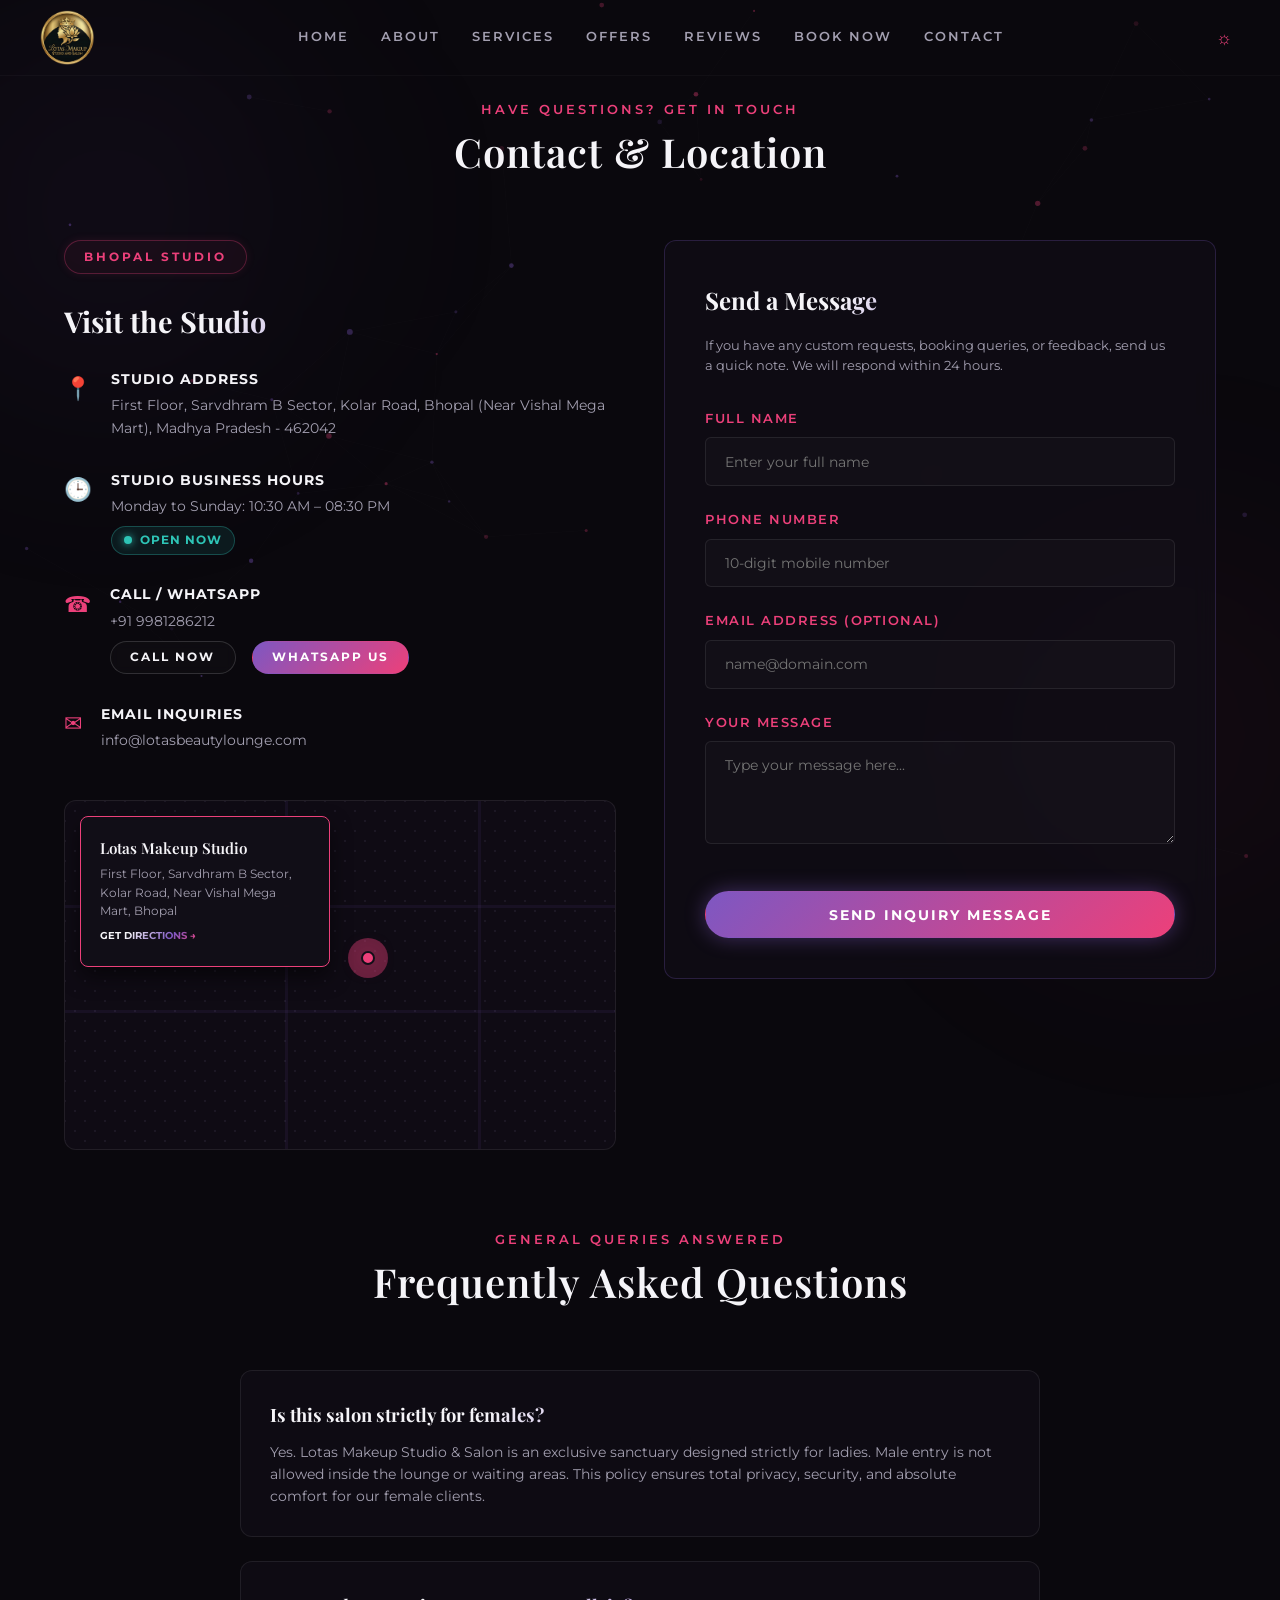
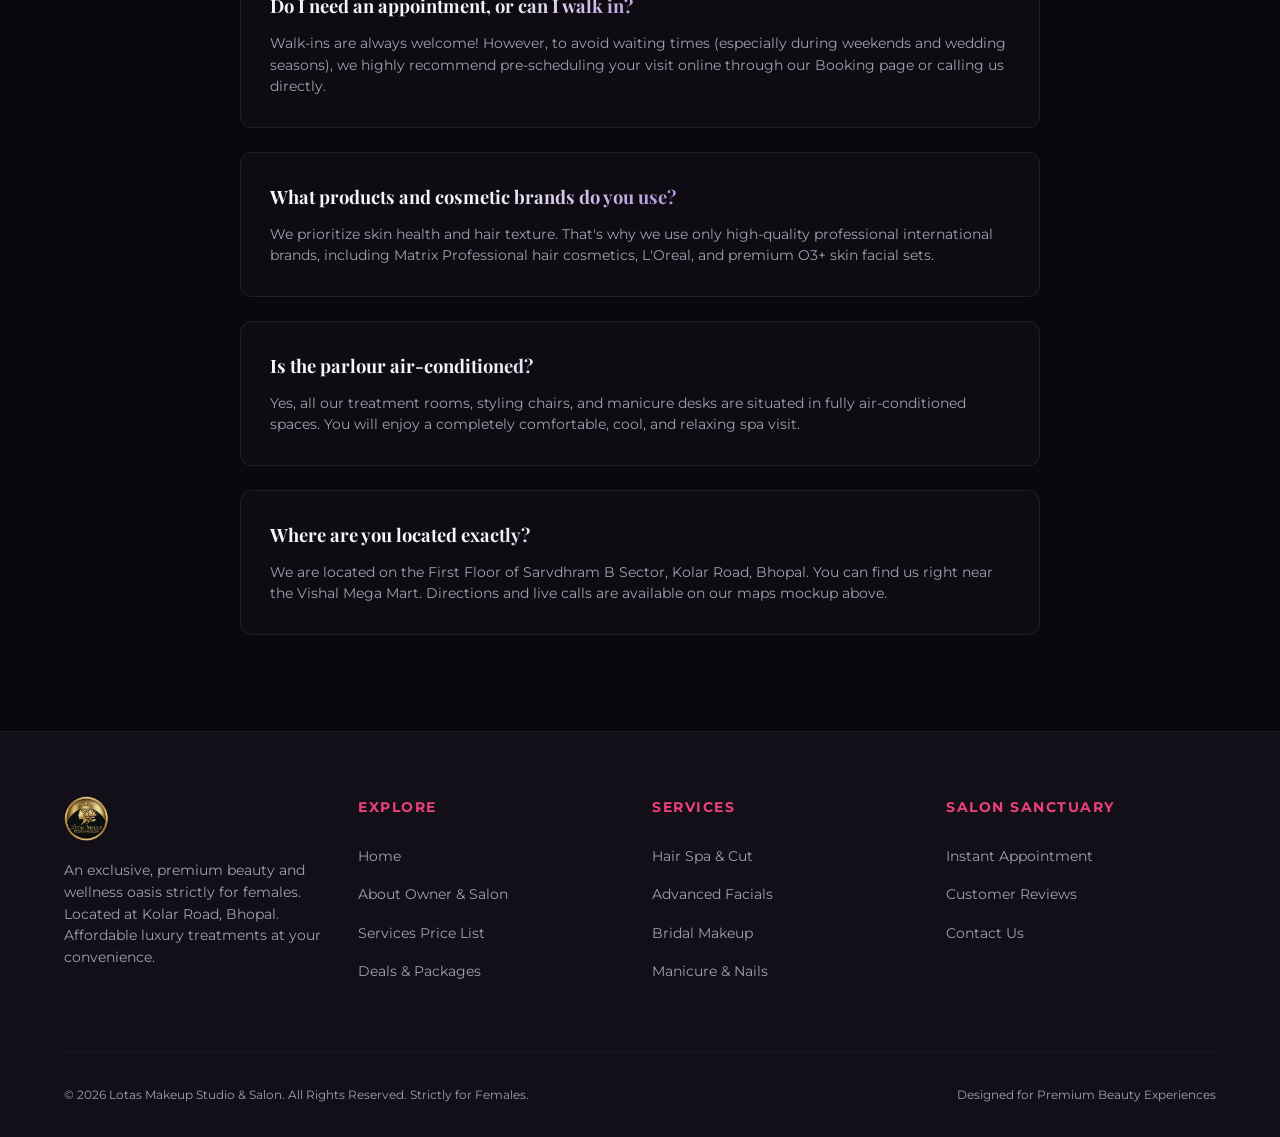
<file: contact.html>
<!DOCTYPE html>
<html lang="en">
<head>
    <meta charset="UTF-8">
    <meta name="viewport" content="width=device-width, initial-scale=1.0">
    <title>Contact Us & FAQ | Lotas Makeup Studio & Salon Bhopal</title>
    <meta name="description" content="Get in touch with Lotas Makeup Studio & Salon. Location details near Vishal Mega Mart Kolar Road, contact phone numbers, salon hours, and customer FAQs.">
    <link rel="stylesheet" href="style.css">
</head>
<body>

    <!-- Subtle Interactive Particle Canvas Background -->
    <canvas id="bg-canvas"></canvas>

    <!-- Background Ambient Glowing Nodes -->
    <div class="ambient-glow glow-1"></div>
    <div class="ambient-glow glow-2"></div>

    <!-- Navigation Header -->
    <header class="header scrolled" id="site-header">
        <div class="container header-container">
            <a href="index.html" class="logo-link">
                <img src="assets/logo.png" alt="Lotas Makeup Studio & Salon" class="logo-img">
            </a>
            
            <nav class="nav" id="navbar-links">
                <a href="index.html" class="nav-link">Home</a>
                <a href="about.html" class="nav-link">About</a>
                <a href="services.html" class="nav-link">Services</a>
                <a href="offers.html" class="nav-link">Offers</a>
                <a href="reviews.html" class="nav-link">Reviews</a>
                <a href="booking.html" class="nav-link">Book Now</a>
                <a href="contact.html" class="nav-link">Contact</a>
            </nav>
            
            <div style="display: flex; align-items: center; gap: 1rem;">
                <button id="theme-toggle" class="theme-toggle-btn" title="Toggle Light/Dark Theme">
                    <span class="icon">&#9788;</span>
                </button>
                <div class="burger-menu" id="burger-menu-btn" title="Toggle Mobile Navigation">
                    <div class="burger-line"></div>
                    <div class="burger-line"></div>
                    <div class="burger-line"></div>
                </div>
            </div>
        </div>
    </header>

    <main class="section-padding" style="padding-top: 100px;">
        <div class="container">
            <div class="section-header" style="margin-bottom: 3.5rem;">
                <p>Have Questions? Get in Touch</p>
                <h2>Contact & Location</h2>
            </div>

            <!-- Grid: Info and Contact Form -->
            <div class="grid-2" style="align-items: start; gap: 3rem; margin-bottom: 5rem;">
                
                <!-- Contact Info and Map -->
                <div>
                    <div class="ladies-only-badge">Bhopal Studio</div>
                    <h3 class="font-display text-gradient" style="font-size: 1.8rem; margin-bottom: 1.5rem;">Visit the Studio</h3>
                    
                    <div class="contact-info-list" style="margin-bottom: 3rem;">
                        <div class="contact-info-item">
                            <div class="contact-info-icon">&#128205;</div>
                            <div class="contact-info-details">
                                <h4>Studio Address</h4>
                                <p>First Floor, Sarvdhram B Sector, Kolar Road, Bhopal (Near Vishal Mega Mart), Madhya Pradesh - 462042</p>
                            </div>
                        </div>
                        
                        <div class="contact-info-item">
                            <div class="contact-info-icon">&#128338;</div>
                            <div class="contact-info-details">
                                <h4>Studio Business Hours</h4>
                                <p>Monday to Sunday: 10:30 AM – 08:30 PM</p>
                                <div style="margin-top: 0.5rem;">
                                    <div class="open-status-badge open">
                                        <span class="status-dot pulsing"></span>
                                        <span class="status-text">Open Now</span>
                                    </div>
                                </div>
                            </div>
                        </div>
                        
                        <div class="contact-info-item">
                            <div class="contact-info-icon">&#9742;</div>
                            <div class="contact-info-details">
                                <h4>Call / WhatsApp</h4>
                                <p>+91 9981286212</p>
                                <div style="margin-top: 0.5rem; display: flex; gap: 1rem;">
                                    <a href="tel:+919981286212" class="btn btn-outline" style="padding: 0.4rem 1.2rem; font-size: 0.72rem; border-radius: 30px;">Call Now</a>
                                    <a href="https://wa.me/919981286212" target="_blank" class="btn btn-neon" style="padding: 0.4rem 1.2rem; font-size: 0.72rem; border-radius: 30px; box-shadow: none;">WhatsApp Us</a>
                                </div>
                            </div>
                        </div>
                        
                        <div class="contact-info-item">
                            <div class="contact-info-icon">&#9993;</div>
                            <div class="contact-info-details">
                                <h4>Email Inquiries</h4>
                                <p>info@lotasbeautylounge.com</p>
                            </div>
                        </div>
                    </div>

                    <!-- Faux Map -->
                    <div class="map-mockup-wrapper">
                        <div class="map-card-popup">
                            <h5>Lotas Makeup Studio</h5>
                            <p>First Floor, Sarvdhram B Sector, Kolar Road, Near Vishal Mega Mart, Bhopal</p>
                            <a href="https://maps.google.com" target="_blank" class="text-gradient" style="font-size: 0.65rem; font-weight: 700; text-transform: uppercase; margin-top: 0.5rem; display: inline-block;">Get Directions &rarr;</a>
                        </div>
                        <div class="map-mockup">
                            <div class="map-route-line map-route-1"></div>
                            <div class="map-route-line map-route-2"></div>
                            <div class="map-route-line map-route-3"></div>
                            <div class="map-route-line map-route-4"></div>
                        </div>
                        <div class="map-pin">
                            <div class="map-pin-pulse"></div>
                            <div class="map-pin-dot"></div>
                        </div>
                    </div>
                </div>

                <!-- Contact Message Form -->
                <div class="glass-card" style="padding: 2.5rem; border-color: rgba(126, 87, 194, 0.25);">
                    <h3 class="font-display text-gradient" style="font-size: 1.5rem; margin-bottom: 1rem;">Send a Message</h3>
                    <p style="font-size: 0.8rem; color: var(--text-gray-light); margin-bottom: 2rem;">If you have any custom requests, booking queries, or feedback, send us a quick note. We will respond within 24 hours.</p>
                    
                    <form id="contact-inquiry-form" onsubmit="event.preventDefault(); alert('Thank you! Your message has been sent. We will get in touch with you shortly.'); this.reset();">
                        <div class="form-group">
                            <label for="contact-name" class="form-label">Full Name</label>
                            <input type="text" id="contact-name" class="form-control" placeholder="Enter your full name" required>
                        </div>
                        
                        <div class="form-group" style="margin-top: 1.5rem;">
                            <label for="contact-phone" class="form-label">Phone Number</label>
                            <input type="tel" id="contact-phone" class="form-control" placeholder="10-digit mobile number" required>
                        </div>
                        
                        <div class="form-group" style="margin-top: 1.5rem;">
                            <label for="contact-email" class="form-label">Email Address (Optional)</label>
                            <input type="email" id="contact-email" class="form-control" placeholder="name@domain.com">
                        </div>
                        
                        <div class="form-group" style="margin-top: 1.5rem;">
                            <label for="contact-message" class="form-label">Your Message</label>
                            <textarea id="contact-message" class="form-control" rows="4" placeholder="Type your message here..." required></textarea>
                        </div>
                        
                        <button type="submit" class="btn btn-neon" style="width: 100%; margin-top: 1rem;">Send Inquiry Message</button>
                    </form>
                </div>
            </div>

            <!-- FAQ Section -->
            <div class="section-header" style="margin-bottom: 3.5rem;">
                <p>General Queries answered</p>
                <h2>Frequently Asked Questions</h2>
            </div>

            <div style="max-width: 800px; margin: 0 auto; display: flex; flex-direction: column; gap: 1.5rem;">
                
                <div class="glass-card" style="padding: 1.8rem;">
                    <h4 class="font-display text-gradient" style="font-size: 1.15rem; margin-bottom: 0.8rem;">Is this salon strictly for females?</h4>
                    <p style="font-size: 0.9rem; color: var(--text-gray-light); line-height: 1.5;">Yes. Lotas Makeup Studio & Salon is an exclusive sanctuary designed strictly for ladies. Male entry is not allowed inside the lounge or waiting areas. This policy ensures total privacy, security, and absolute comfort for our female clients.</p>
                </div>
                
                <div class="glass-card" style="padding: 1.8rem;">
                    <h4 class="font-display text-gradient" style="font-size: 1.15rem; margin-bottom: 0.8rem;">Do I need an appointment, or can I walk in?</h4>
                    <p style="font-size: 0.9rem; color: var(--text-gray-light); line-height: 1.5;">Walk-ins are always welcome! However, to avoid waiting times (especially during weekends and wedding seasons), we highly recommend pre-scheduling your visit online through our Booking page or calling us directly.</p>
                </div>
                
                <div class="glass-card" style="padding: 1.8rem;">
                    <h4 class="font-display text-gradient" style="font-size: 1.15rem; margin-bottom: 0.8rem;">What products and cosmetic brands do you use?</h4>
                    <p style="font-size: 0.9rem; color: var(--text-gray-light); line-height: 1.5;">We prioritize skin health and hair texture. That's why we use only high-quality professional international brands, including Matrix Professional hair cosmetics, L'Oreal, and premium O3+ skin facial sets.</p>
                </div>
                
                <div class="glass-card" style="padding: 1.8rem;">
                    <h4 class="font-display text-gradient" style="font-size: 1.15rem; margin-bottom: 0.8rem;">Is the parlour air-conditioned?</h4>
                    <p style="font-size: 0.9rem; color: var(--text-gray-light); line-height: 1.5;">Yes, all our treatment rooms, styling chairs, and manicure desks are situated in fully air-conditioned spaces. You will enjoy a completely comfortable, cool, and relaxing spa visit.</p>
                </div>
                
                <div class="glass-card" style="padding: 1.8rem;">
                    <h4 class="font-display text-gradient" style="font-size: 1.15rem; margin-bottom: 0.8rem;">Where are you located exactly?</h4>
                    <p style="font-size: 0.9rem; color: var(--text-gray-light); line-height: 1.5;">We are located on the First Floor of Sarvdhram B Sector, Kolar Road, Bhopal. You can find us right near the Vishal Mega Mart. Directions and live calls are available on our maps mockup above.</p>
                </div>

            </div>

        </div>
    </main>

    <!-- Footer -->
    <footer class="footer">
        <div class="container">
            <div class="grid-4" style="gap: 3rem 1.5rem;">
                <div>
                    <div class="footer-logo">
                        <img src="assets/logo.png" alt="Lotas Makeup Studio & Salon" class="footer-logo-img">
                    </div>
                    <p class="footer-text">An exclusive, premium beauty and wellness oasis strictly for females. Located at Kolar Road, Bhopal. Affordable luxury treatments at your convenience.</p>
                </div>
                
                <div>
                    <h4 class="footer-title">Explore</h4>
                    <ul class="footer-links">
                        <li><a href="index.html">Home</a></li>
                        <li><a href="about.html">About Owner & Salon</a></li>
                        <li><a href="services.html">Services Price List</a></li>
                        <li><a href="offers.html">Deals & Packages</a></li>
                    </ul>
                </div>
                
                <div>
                    <h4 class="footer-title">Services</h4>
                    <ul class="footer-links">
                        <li><a href="services.html?tab=hair">Hair Spa & Cut</a></li>
                        <li><a href="services.html?tab=facials">Advanced Facials</a></li>
                        <li><a href="services.html?tab=makeup">Bridal Makeup</a></li>
                        <li><a href="services.html?tab=nails">Manicure & Nails</a></li>
                    </ul>
                </div>
                
                <div>
                    <h4 class="footer-title">Salon Sanctuary</h4>
                    <ul class="footer-links">
                        <li><a href="booking.html">Instant Appointment</a></li>
                        <li><a href="reviews.html">Customer Reviews</a></li>
                        <li><a href="contact.html">Contact Us</a></li>
                    </ul>
                </div>
            </div>
            
            <div class="footer-bottom">
                <p>&copy; 2026 Lotas Makeup Studio & Salon. All Rights Reserved. Strictly for Females.</p>
                <p>Designed for Premium Beauty Experiences</p>
            </div>
        </div>
    </footer>

    <!-- Scripts -->
    <script src="app.js"></script>
</body>
</html>
</file>
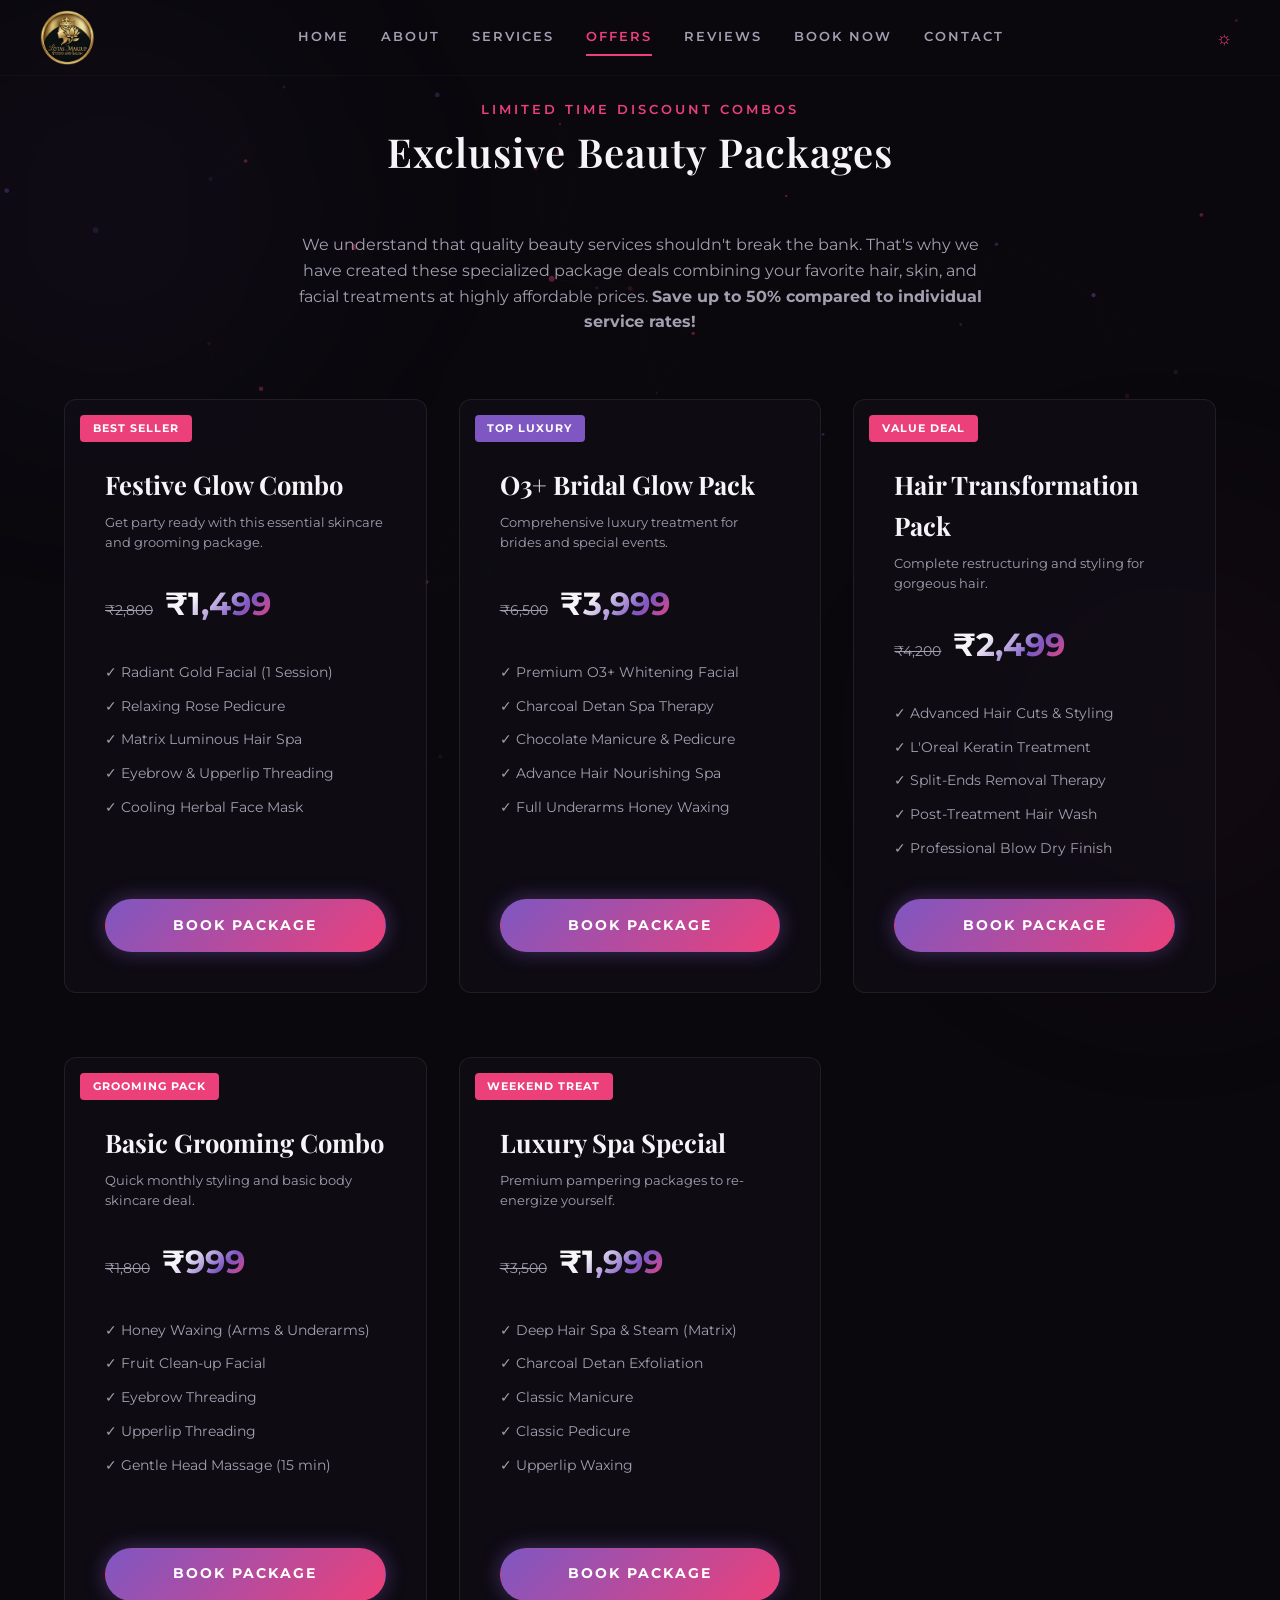
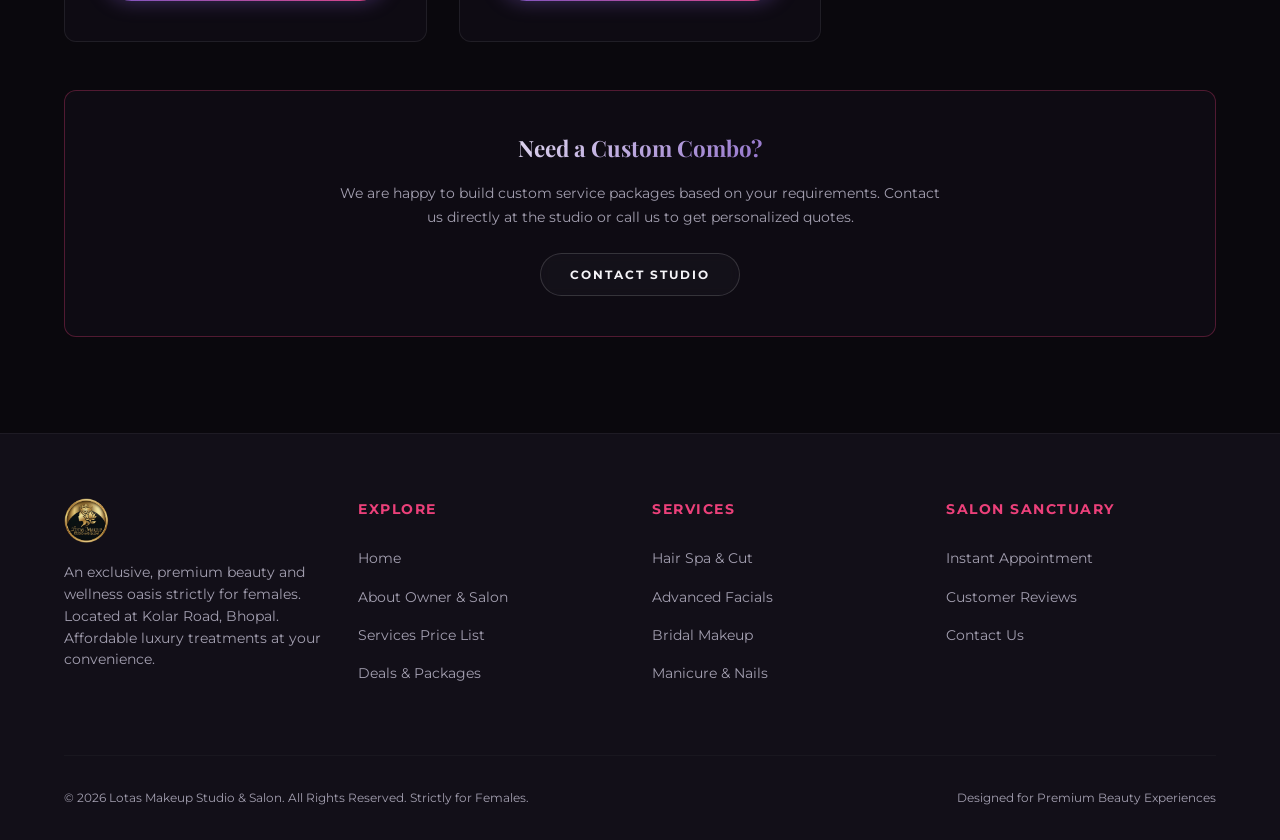
<file: offers.html>
<!DOCTYPE html>
<html lang="en">
<head>
    <meta charset="UTF-8">
    <meta name="viewport" content="width=device-width, initial-scale=1.0">
    <title>Special Packages & Offers | Lotas Makeup Studio & Salon Bhopal</title>
    <meta name="description" content="Explore special beauty packages and discounts at Lotas Makeup Studio & Salon. Save big with our festive, bridal, and hair care combos. Strictly for ladies.">
    <link rel="stylesheet" href="style.css">
</head>
<body>

    <!-- Subtle Interactive Particle Canvas Background -->
    <canvas id="bg-canvas"></canvas>

    <!-- Background Ambient Glowing Nodes -->
    <div class="ambient-glow glow-1"></div>
    <div class="ambient-glow glow-2"></div>

    <!-- Navigation Header -->
    <header class="header scrolled" id="site-header">
        <div class="container header-container">
            <a href="index.html" class="logo-link">
                <img src="assets/logo.png" alt="Lotas Makeup Studio & Salon" class="logo-img">
            </a>
            
            <nav class="nav" id="navbar-links">
                <a href="index.html" class="nav-link">Home</a>
                <a href="about.html" class="nav-link">About</a>
                <a href="services.html" class="nav-link">Services</a>
                <a href="offers.html" class="nav-link active">Offers</a>
                <a href="reviews.html" class="nav-link">Reviews</a>
                <a href="booking.html" class="nav-link">Book Now</a>
                <a href="contact.html" class="nav-link">Contact</a>
            </nav>
            
            <div style="display: flex; align-items: center; gap: 1rem;">
                <button id="theme-toggle" class="theme-toggle-btn" title="Toggle Light/Dark Theme">
                    <span class="icon">&#9788;</span>
                </button>
                <div class="burger-menu" id="burger-menu-btn" title="Toggle Mobile Navigation">
                    <div class="burger-line"></div>
                    <div class="burger-line"></div>
                    <div class="burger-line"></div>
                </div>
            </div>
        </div>
    </header>

    <main class="section-padding" style="padding-top: 100px;">
        <div class="container">
            <div class="section-header" style="margin-bottom: 3rem;">
                <p>Limited Time Discount Combos</p>
                <h2>Exclusive Beauty Packages</h2>
            </div>

            <div style="text-align: center; margin-bottom: 4rem; max-width: 700px; margin-left: auto; margin-right: auto;">
                <p style="color: var(--text-gray-light);">We understand that quality beauty services shouldn't break the bank. That's why we have created these specialized package deals combining your favorite hair, skin, and facial treatments at highly affordable prices. <strong>Save up to 50% compared to individual service rates!</strong></p>
            </div>

            <!-- Packages Grid -->
            <div class="grid-3">
                
                <!-- Package Card 1 -->
                <div class="glass-card" style="position: relative; padding: 2.5rem; display: flex; flex-direction: column; justify-content: space-between; height: 100%;">
                    <div>
                        <span class="offer-tag">Best Seller</span>
                        <h3 class="font-display" style="font-size: 1.6rem; margin-top: 1.5rem; margin-bottom: 0.5rem;">Festive Glow Combo</h3>
                        <p style="font-size: 0.8rem; color: var(--text-gray-light); margin-bottom: 1.5rem;">Get party ready with this essential skincare and grooming package.</p>
                        
                        <div style="margin-bottom: 2rem;">
                            <span class="price-strike">₹2,800</span>
                            <span class="text-gradient" style="font-size: 2rem; font-weight: 700;">₹1,499</span>
                        </div>
                        
                        <ul style="list-style: none; margin-bottom: 2.5rem; font-size: 0.88rem; color: var(--text-gray-light); display: flex; flex-direction: column; gap: 0.7rem;">
                            <li>✓ Radiant Gold Facial (1 Session)</li>
                            <li>✓ Relaxing Rose Pedicure</li>
                            <li>✓ Matrix Luminous Hair Spa</li>
                            <li>✓ Eyebrow & Upperlip Threading</li>
                            <li>✓ Cooling Herbal Face Mask</li>
                        </ul>
                    </div>
                    <a href="booking.html?service=pkg_festive" class="btn btn-neon" style="width: 100%;">Book Package</a>
                </div>

                <!-- Package Card 2 -->
                <div class="glass-card" style="position: relative; padding: 2.5rem; display: flex; flex-direction: column; justify-content: space-between; height: 100%;">
                    <div>
                        <span class="offer-tag" style="background: var(--accent-violet); color: #ffffff;">Top Luxury</span>
                        <h3 class="font-display" style="font-size: 1.6rem; margin-top: 1.5rem; margin-bottom: 0.5rem;">O3+ Bridal Glow Pack</h3>
                        <p style="font-size: 0.8rem; color: var(--text-gray-light); margin-bottom: 1.5rem;">Comprehensive luxury treatment for brides and special events.</p>
                        
                        <div style="margin-bottom: 2rem;">
                            <span class="price-strike">₹6,500</span>
                            <span class="text-gradient" style="font-size: 2rem; font-weight: 700;">₹3,999</span>
                        </div>
                        
                        <ul style="list-style: none; margin-bottom: 2.5rem; font-size: 0.88rem; color: var(--text-gray-light); display: flex; flex-direction: column; gap: 0.7rem;">
                            <li>✓ Premium O3+ Whitening Facial</li>
                            <li>✓ Charcoal Detan Spa Therapy</li>
                            <li>✓ Chocolate Manicure & Pedicure</li>
                            <li>✓ Advance Hair Nourishing Spa</li>
                            <li>✓ Full Underarms Honey Waxing</li>
                        </ul>
                    </div>
                    <a href="booking.html?service=pkg_bridal" class="btn btn-neon" style="width: 100%;">Book Package</a>
                </div>

                <!-- Package Card 3 -->
                <div class="glass-card" style="position: relative; padding: 2.5rem; display: flex; flex-direction: column; justify-content: space-between; height: 100%;">
                    <div>
                        <span class="offer-tag">Value Deal</span>
                        <h3 class="font-display" style="font-size: 1.6rem; margin-top: 1.5rem; margin-bottom: 0.5rem;">Hair Transformation Pack</h3>
                        <p style="font-size: 0.8rem; color: var(--text-gray-light); margin-bottom: 1.5rem;">Complete restructuring and styling for gorgeous hair.</p>
                        
                        <div style="margin-bottom: 2rem;">
                            <span class="price-strike">₹4,200</span>
                            <span class="text-gradient" style="font-size: 2rem; font-weight: 700;">₹2,499</span>
                        </div>
                        
                        <ul style="list-style: none; margin-bottom: 2.5rem; font-size: 0.88rem; color: var(--text-gray-light); display: flex; flex-direction: column; gap: 0.7rem;">
                            <li>✓ Advanced Hair Cuts & Styling</li>
                            <li>✓ L'Oreal Keratin Treatment</li>
                            <li>✓ Split-Ends Removal Therapy</li>
                            <li>✓ Post-Treatment Hair Wash</li>
                            <li>✓ Professional Blow Dry Finish</li>
                        </ul>
                    </div>
                    <a href="booking.html?service=pkg_hair" class="btn btn-neon" style="width: 100%;">Book Package</a>
                </div>

                <!-- Package Card 4 -->
                <div class="glass-card" style="position: relative; padding: 2.5rem; display: flex; flex-direction: column; justify-content: space-between; height: 100%; margin-top: 2rem;">
                    <div>
                        <span class="offer-tag">Grooming Pack</span>
                        <h3 class="font-display" style="font-size: 1.6rem; margin-top: 1.5rem; margin-bottom: 0.5rem;">Basic Grooming Combo</h3>
                        <p style="font-size: 0.8rem; color: var(--text-gray-light); margin-bottom: 1.5rem;">Quick monthly styling and basic body skincare deal.</p>
                        
                        <div style="margin-bottom: 2rem;">
                            <span class="price-strike">₹1,800</span>
                            <span class="text-gradient" style="font-size: 2rem; font-weight: 700;">₹999</span>
                        </div>
                        
                        <ul style="list-style: none; margin-bottom: 2.5rem; font-size: 0.88rem; color: var(--text-gray-light); display: flex; flex-direction: column; gap: 0.7rem;">
                            <li>✓ Honey Waxing (Arms & Underarms)</li>
                            <li>✓ Fruit Clean-up Facial</li>
                            <li>✓ Eyebrow Threading</li>
                            <li>✓ Upperlip Threading</li>
                            <li>✓ Gentle Head Massage (15 min)</li>
                        </ul>
                    </div>
                    <a href="booking.html?service=pkg_basic" class="btn btn-neon" style="width: 100%;">Book Package</a>
                </div>

                <!-- Package Card 5 -->
                <div class="glass-card" style="position: relative; padding: 2.5rem; display: flex; flex-direction: column; justify-content: space-between; height: 100%; margin-top: 2rem;">
                    <div>
                        <span class="offer-tag">Weekend Treat</span>
                        <h3 class="font-display" style="font-size: 1.6rem; margin-top: 1.5rem; margin-bottom: 0.5rem;">Luxury Spa Special</h3>
                        <p style="font-size: 0.8rem; color: var(--text-gray-light); margin-bottom: 1.5rem;">Premium pampering packages to re-energize yourself.</p>
                        
                        <div style="margin-bottom: 2rem;">
                            <span class="price-strike">₹3,500</span>
                            <span class="text-gradient" style="font-size: 2rem; font-weight: 700;">₹1,999</span>
                        </div>
                        
                        <ul style="list-style: none; margin-bottom: 2.5rem; font-size: 0.88rem; color: var(--text-gray-light); display: flex; flex-direction: column; gap: 0.7rem;">
                            <li>✓ Deep Hair Spa & Steam (Matrix)</li>
                            <li>✓ Charcoal Detan Exfoliation</li>
                            <li>✓ Classic Manicure</li>
                            <li>✓ Classic Pedicure</li>
                            <li>✓ Upperlip Waxing</li>
                        </ul>
                    </div>
                    <a href="booking.html?service=pkg_luxury" class="btn btn-neon" style="width: 100%;">Book Package</a>
                </div>

            </div>
            
            <!-- Notice/Disclaimer banner -->
            <div class="glass-card" style="margin-top: 5rem; text-align: center; border-color: rgba(236, 64, 122, 0.3);">
                <h4 class="font-display text-gradient" style="font-size: 1.4rem; margin-bottom: 1rem;">Need a Custom Combo?</h4>
                <p style="color: var(--text-gray-light); max-width: 600px; margin: 0 auto; font-size: 0.9rem; margin-bottom: 1.5rem;">We are happy to build custom service packages based on your requirements. Contact us directly at the studio or call us to get personalized quotes.</p>
                <a href="contact.html" class="btn btn-outline" style="font-size: 0.75rem; padding: 0.7rem 1.8rem;">Contact Studio</a>
            </div>

        </div>
    </main>

    <!-- Footer -->
    <footer class="footer">
        <div class="container">
            <div class="grid-4" style="gap: 3rem 1.5rem;">
                <div>
                    <div class="footer-logo">
                        <img src="assets/logo.png" alt="Lotas Makeup Studio & Salon" class="footer-logo-img">
                    </div>
                    <p class="footer-text">An exclusive, premium beauty and wellness oasis strictly for females. Located at Kolar Road, Bhopal. Affordable luxury treatments at your convenience.</p>
                </div>
                
                <div>
                    <h4 class="footer-title">Explore</h4>
                    <ul class="footer-links">
                        <li><a href="index.html">Home</a></li>
                        <li><a href="about.html">About Owner & Salon</a></li>
                        <li><a href="services.html">Services Price List</a></li>
                        <li><a href="offers.html">Deals & Packages</a></li>
                    </ul>
                </div>
                
                <div>
                    <h4 class="footer-title">Services</h4>
                    <ul class="footer-links">
                        <li><a href="services.html?tab=hair">Hair Spa & Cut</a></li>
                        <li><a href="services.html?tab=facials">Advanced Facials</a></li>
                        <li><a href="services.html?tab=makeup">Bridal Makeup</a></li>
                        <li><a href="services.html?tab=nails">Manicure & Nails</a></li>
                    </ul>
                </div>
                
                <div>
                    <h4 class="footer-title">Salon Sanctuary</h4>
                    <ul class="footer-links">
                        <li><a href="booking.html">Instant Appointment</a></li>
                        <li><a href="reviews.html">Customer Reviews</a></li>
                        <li><a href="contact.html">Contact Us</a></li>
                    </ul>
                </div>
            </div>
            
            <div class="footer-bottom">
                <p>&copy; 2026 Lotas Makeup Studio & Salon. All Rights Reserved. Strictly for Females.</p>
                <p>Designed for Premium Beauty Experiences</p>
            </div>
        </div>
    </footer>

    <!-- Scripts -->
    <script src="app.js"></script>
</body>
</html>
</file>
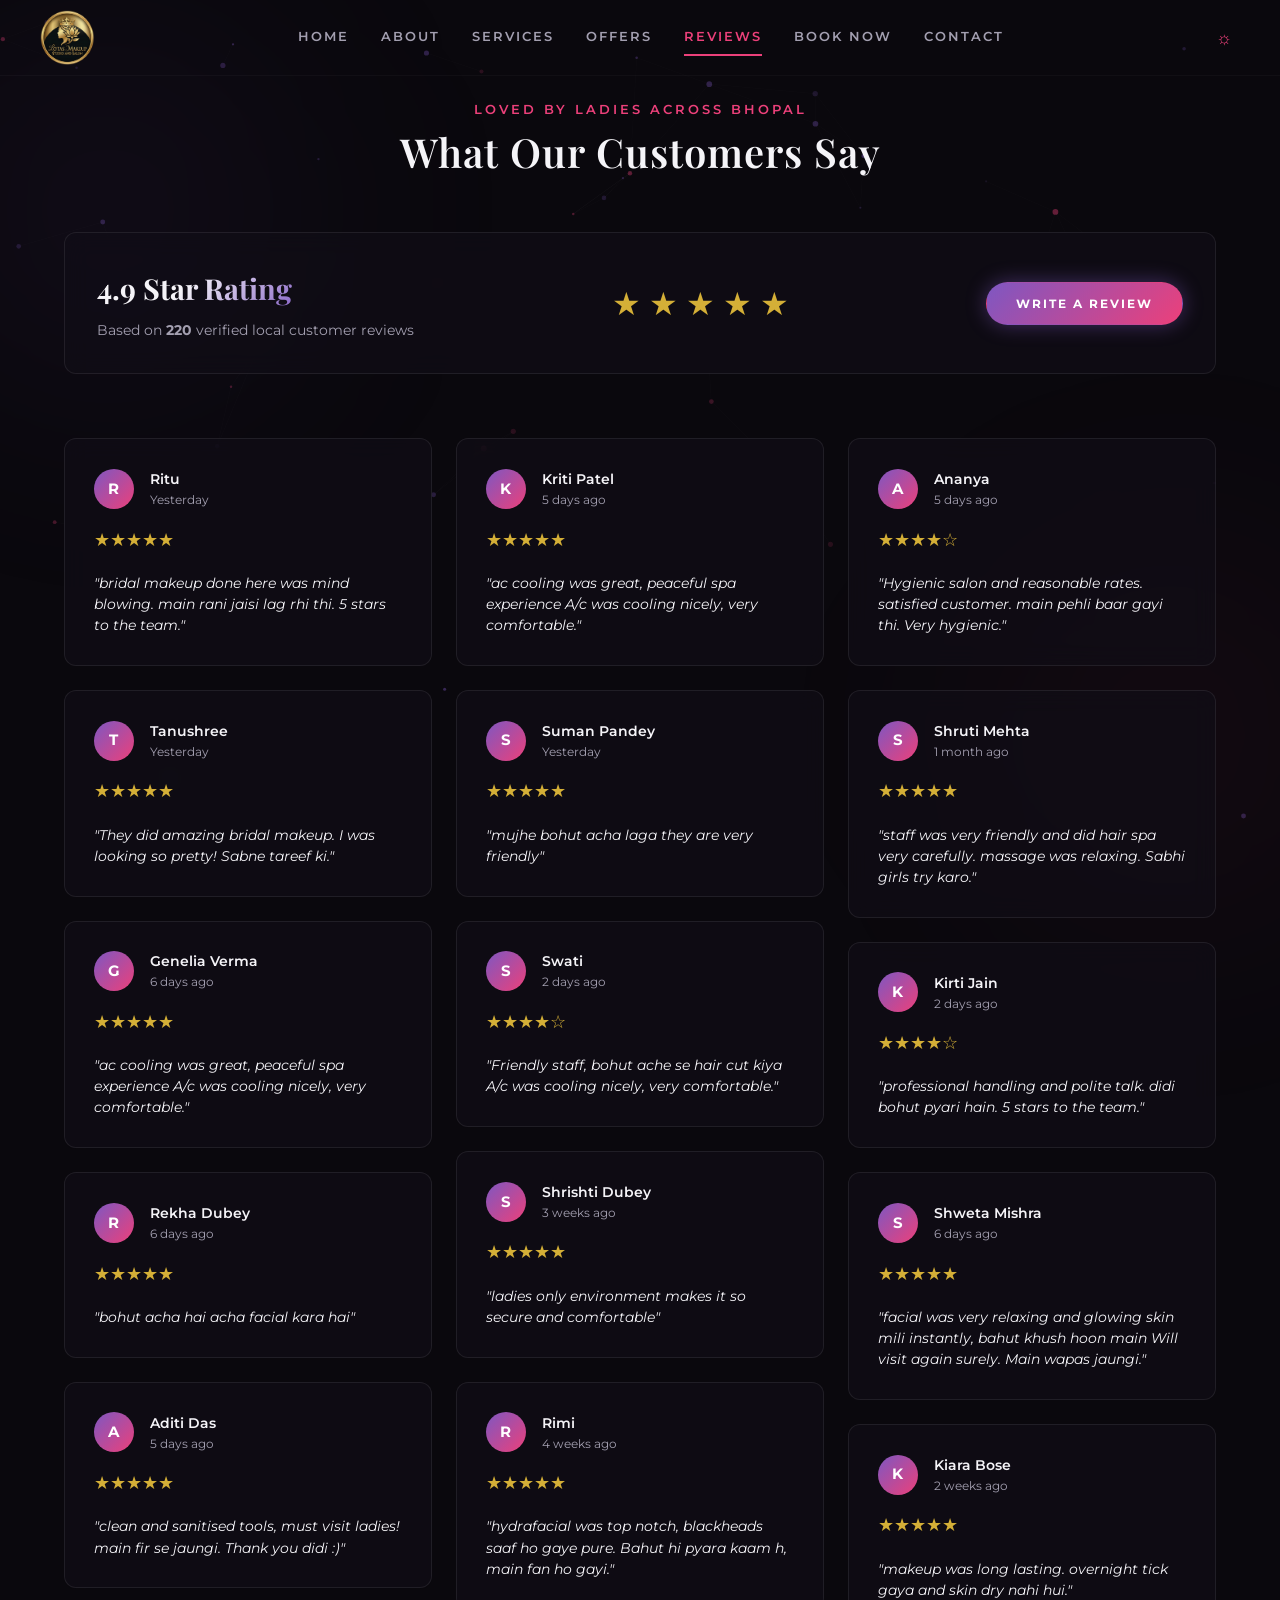
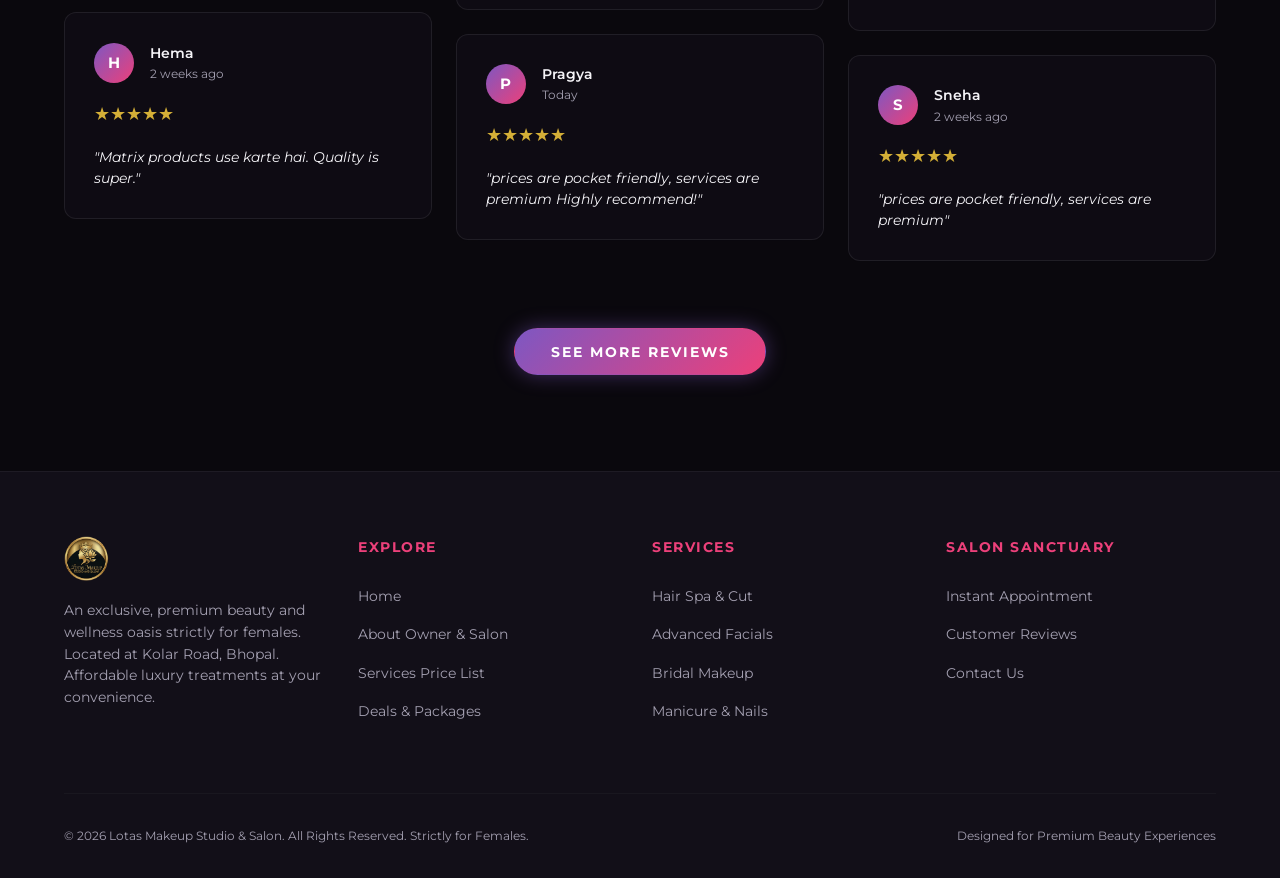
<file: reviews.html>
<!DOCTYPE html>
<html lang="en">
<head>
    <meta charset="UTF-8">
    <meta name="viewport" content="width=device-width, initial-scale=1.0">
    <title>Customer Reviews & Feedback | Lotas Makeup Studio & Salon Bhopal</title>
    <meta name="description" content="Read what ladies across Bhopal say about Lotas Makeup Studio & Salon. Explore over 200+ authentic ratings for hair cut, facials, nail extensions, and bridal makeup.">
    <link rel="stylesheet" href="style.css">
</head>
<body>

    <!-- Subtle Interactive Particle Canvas Background -->
    <canvas id="bg-canvas"></canvas>

    <!-- Background Ambient Glowing Nodes -->
    <div class="ambient-glow glow-1"></div>
    <div class="ambient-glow glow-2"></div>

    <!-- Navigation Header -->
    <header class="header scrolled" id="site-header">
        <div class="container header-container">
            <a href="index.html" class="logo-link">
                <img src="assets/logo.png" alt="Lotas Makeup Studio & Salon" class="logo-img">
            </a>
            
            <nav class="nav" id="navbar-links">
                <a href="index.html" class="nav-link">Home</a>
                <a href="about.html" class="nav-link">About</a>
                <a href="services.html" class="nav-link">Services</a>
                <a href="offers.html" class="nav-link">Offers</a>
                <a href="reviews.html" class="nav-link active">Reviews</a>
                <a href="booking.html" class="nav-link">Book Now</a>
                <a href="contact.html" class="nav-link">Contact</a>
            </nav>
            
            <div style="display: flex; align-items: center; gap: 1rem;">
                <button id="theme-toggle" class="theme-toggle-btn" title="Toggle Light/Dark Theme">
                    <span class="icon">&#9788;</span>
                </button>
                <div class="burger-menu" id="burger-menu-btn" title="Toggle Mobile Navigation">
                    <div class="burger-line"></div>
                    <div class="burger-line"></div>
                    <div class="burger-line"></div>
                </div>
            </div>
        </div>
    </header>

    <main class="section-padding" style="padding-top: 100px;">
        <div class="container">
            <div class="section-header" style="margin-bottom: 3rem;">
                <p>Loved by Ladies Across Bhopal</p>
                <h2>What Our Customers Say</h2>
            </div>

            <!-- Review Stats Header -->
            <div class="glass-card" style="margin-bottom: 4rem; padding: 2rem; display: flex; align-items: center; justify-content: space-between; flex-wrap: wrap; gap: 1.5rem;">
                <div>
                    <h3 class="font-display text-gradient" style="font-size: 1.8rem; margin-bottom: 0.5rem;">4.9 Star Rating</h3>
                    <p style="font-size: 0.85rem; color: var(--text-gray-light);">Based on <strong id="reviews-count-display">200+</strong> verified local customer reviews</p>
                </div>
                <div class="stars" style="font-size: 2rem; margin: 0; display: flex; gap: 0.2rem;">
                    ★ ★ ★ ★ ★
                </div>
                <div>
                    <a href="booking.html" class="btn btn-neon" style="padding: 0.7rem 1.8rem; font-size: 0.75rem;">Write A Review</a>
                </div>
            </div>

            <!-- Masonry Reviews Grid -->
            <div class="reviews-grid-masonry" id="reviews-feed-container">
                <!-- Dynamically populated in app.js -->
            </div>

            <!-- Load More Controls -->
            <div class="see-more-reviews-container">
                <button id="load-more-reviews-btn" class="btn btn-neon">See More Reviews</button>
            </div>

        </div>
    </main>

    <!-- Footer -->
    <footer class="footer">
        <div class="container">
            <div class="grid-4" style="gap: 3rem 1.5rem;">
                <div>
                    <div class="footer-logo">
                        <img src="assets/logo.png" alt="Lotas Makeup Studio & Salon" class="footer-logo-img">
                    </div>
                    <p class="footer-text">An exclusive, premium beauty and wellness oasis strictly for females. Located at Kolar Road, Bhopal. Affordable luxury treatments at your convenience.</p>
                </div>
                
                <div>
                    <h4 class="footer-title">Explore</h4>
                    <ul class="footer-links">
                        <li><a href="index.html">Home</a></li>
                        <li><a href="about.html">About Owner & Salon</a></li>
                        <li><a href="services.html">Services Price List</a></li>
                        <li><a href="offers.html">Deals & Packages</a></li>
                    </ul>
                </div>
                
                <div>
                    <h4 class="footer-title">Services</h4>
                    <ul class="footer-links">
                        <li><a href="services.html?tab=hair">Hair Spa & Cut</a></li>
                        <li><a href="services.html?tab=facials">Advanced Facials</a></li>
                        <li><a href="services.html?tab=makeup">Bridal Makeup</a></li>
                        <li><a href="services.html?tab=nails">Manicure & Nails</a></li>
                    </ul>
                </div>
                
                <div>
                    <h4 class="footer-title">Salon Sanctuary</h4>
                    <ul class="footer-links">
                        <li><a href="booking.html">Instant Appointment</a></li>
                        <li><a href="reviews.html">Customer Reviews</a></li>
                        <li><a href="contact.html">Contact Us</a></li>
                    </ul>
                </div>
            </div>
            
            <div class="footer-bottom">
                <p>&copy; 2026 Lotas Makeup Studio & Salon. All Rights Reserved. Strictly for Females.</p>
                <p>Designed for Premium Beauty Experiences</p>
            </div>
        </div>
    </footer>

    <!-- Scripts -->
    <script src="reviews-data.js"></script>
    <script src="app.js"></script>
</body>
</html>
</file>
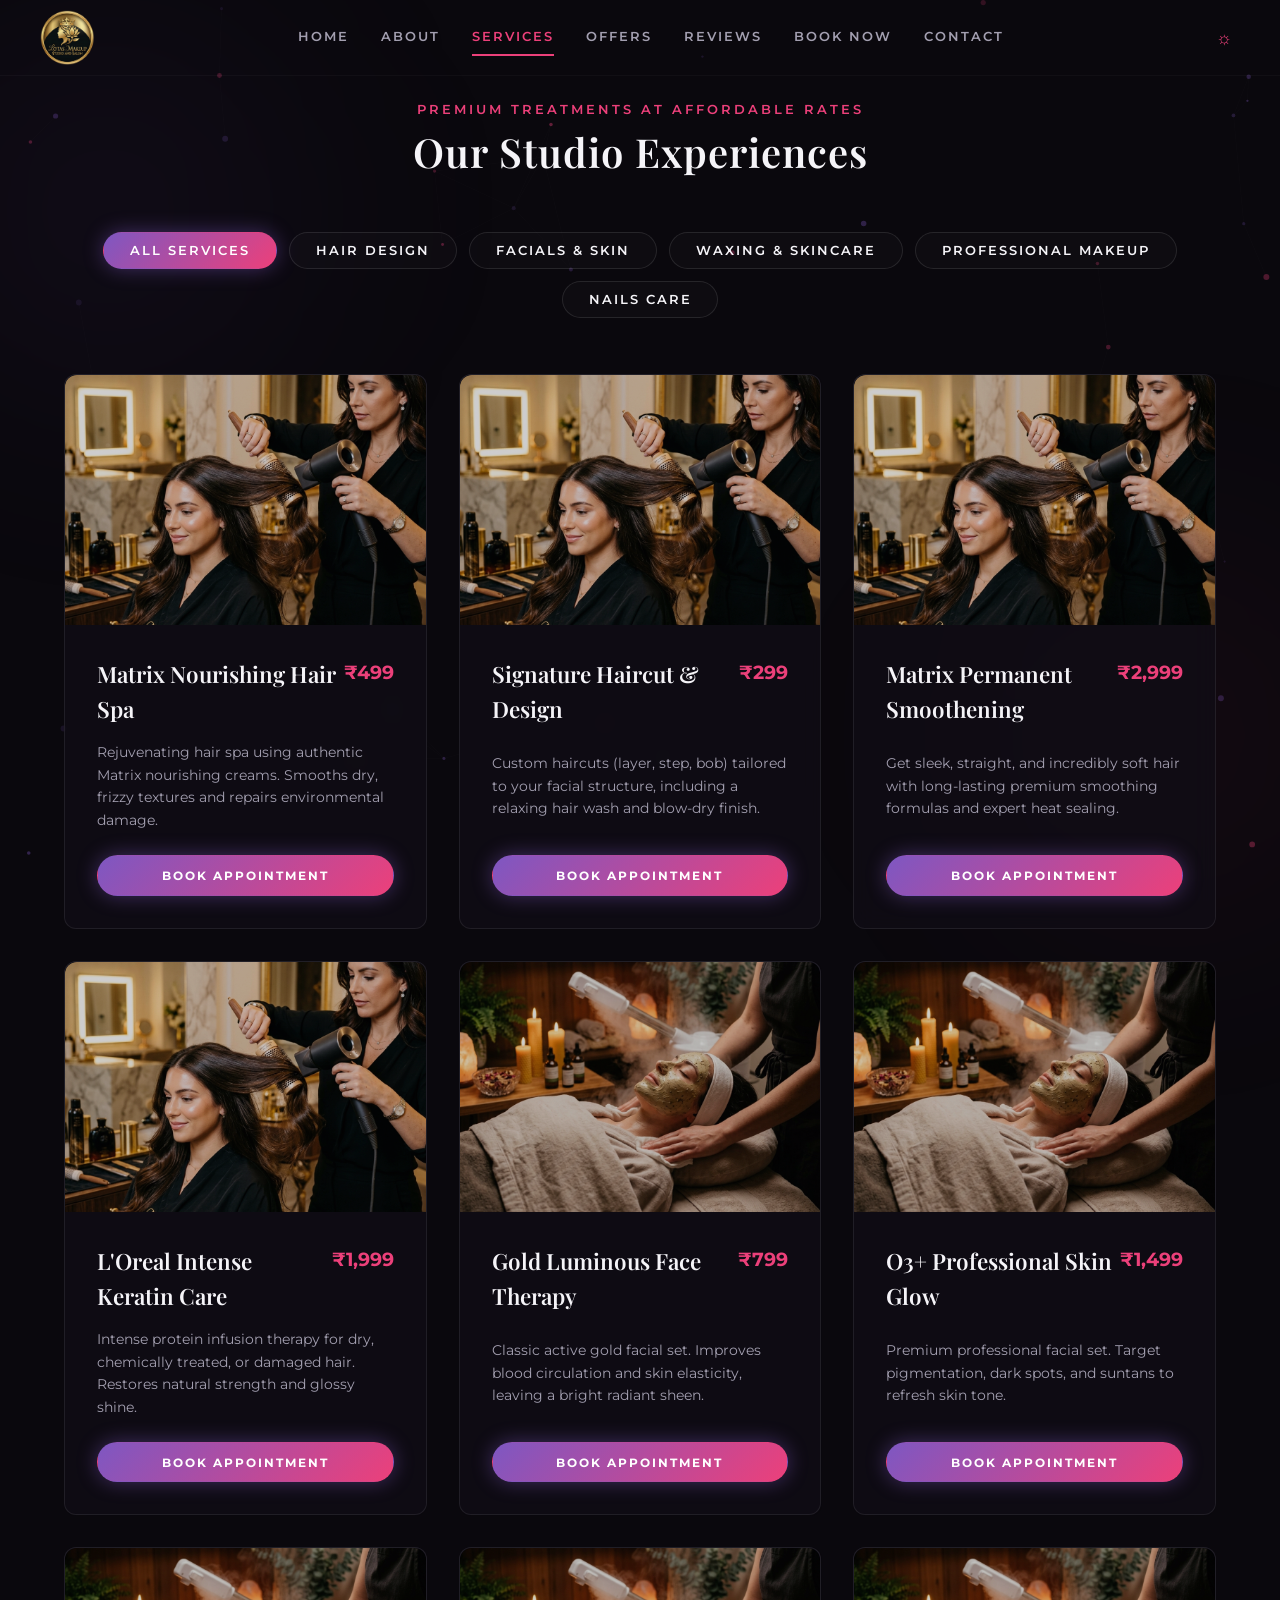
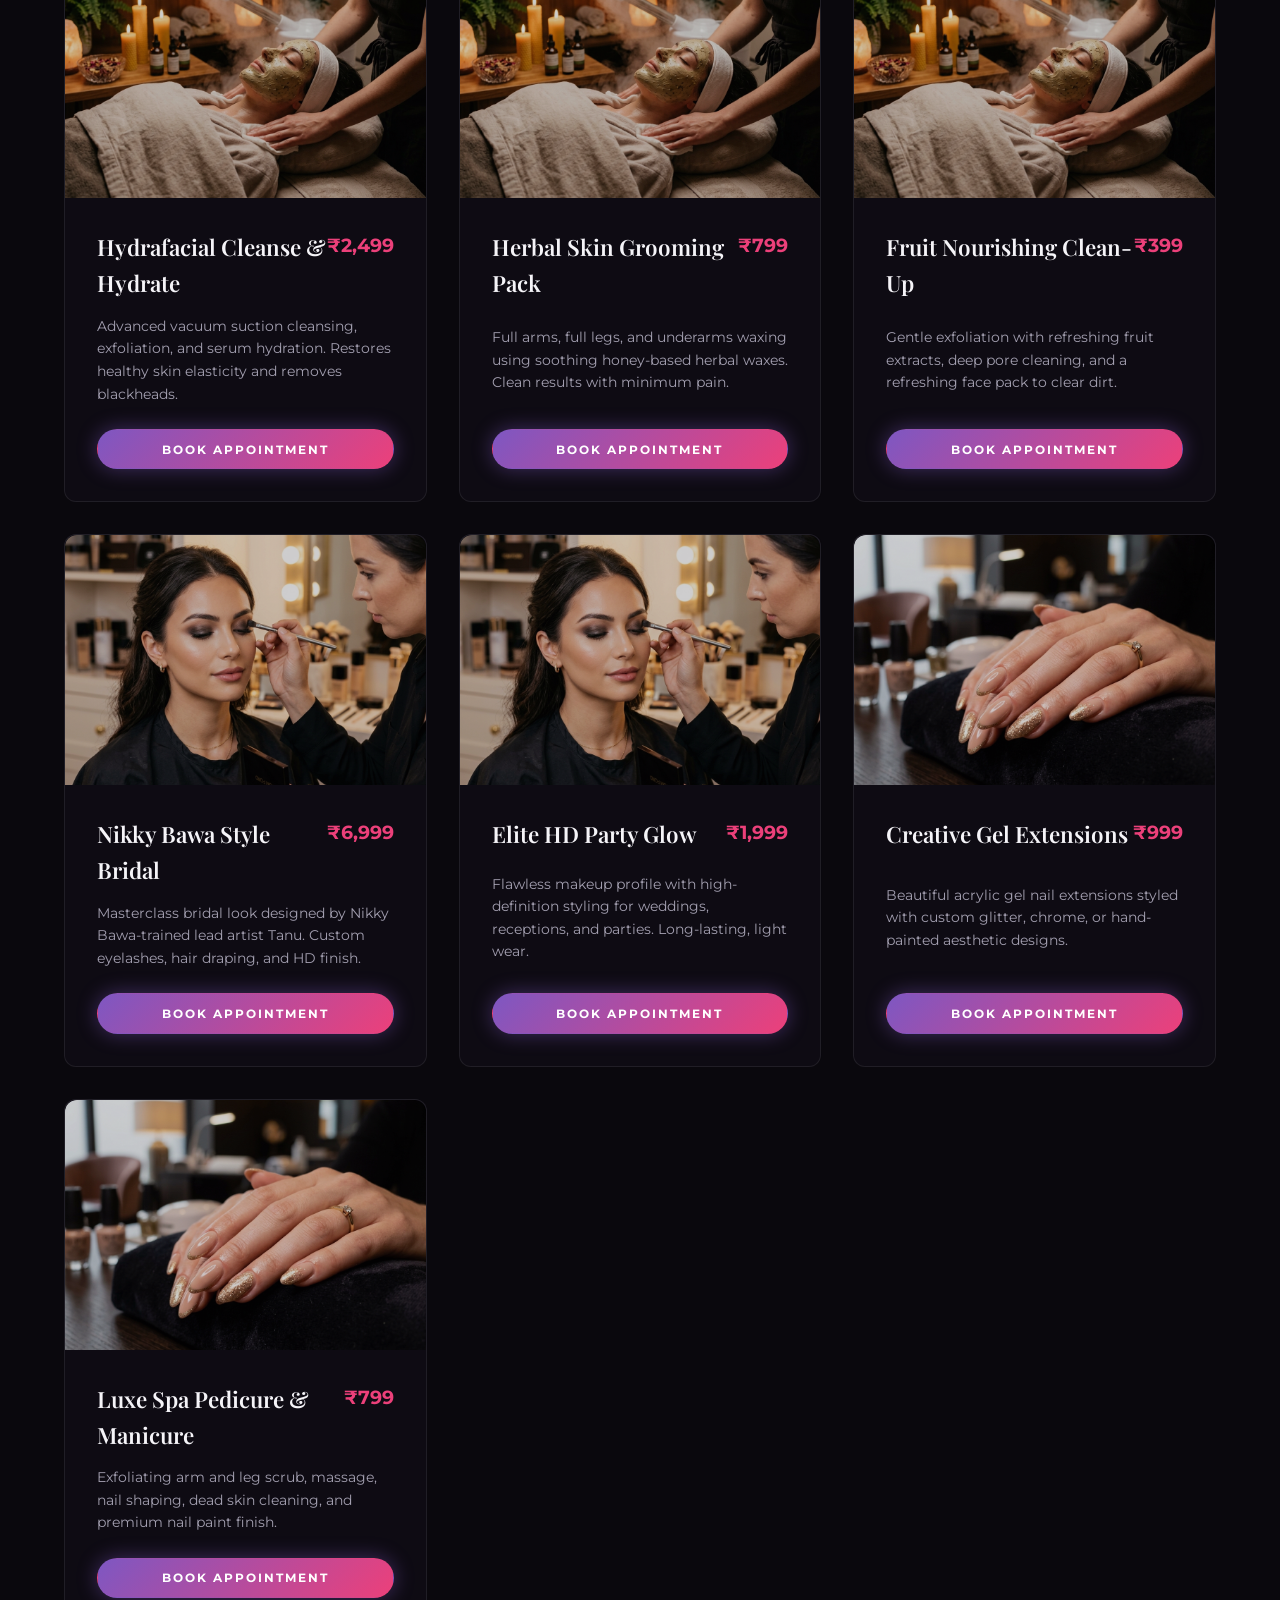
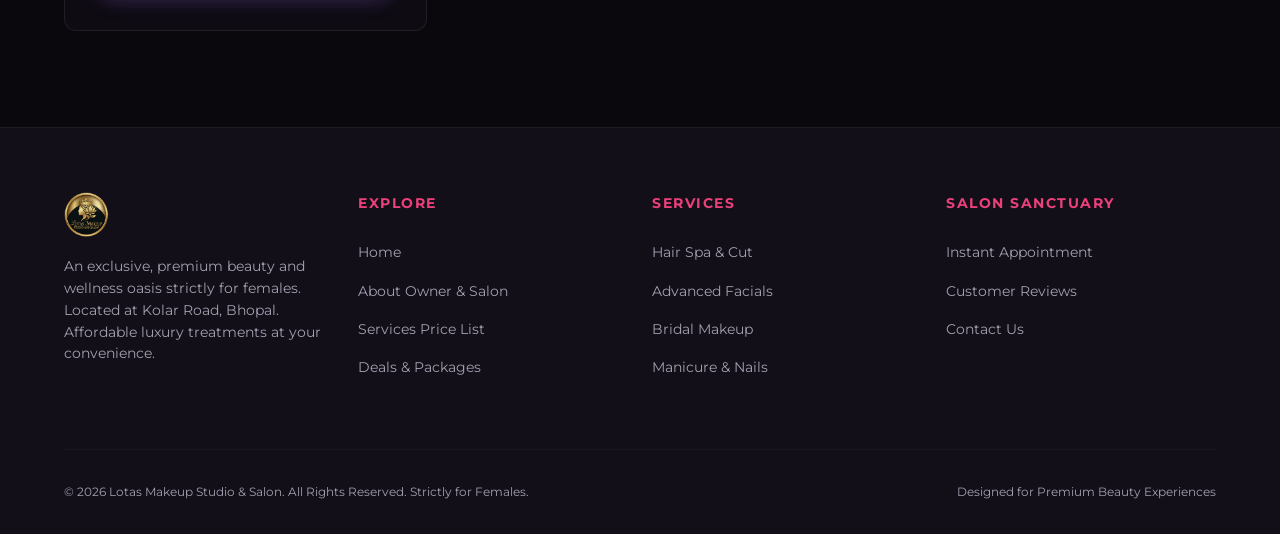
<file: services.html>
<!DOCTYPE html>
<html lang="en">
<head>
    <meta charset="UTF-8">
    <meta name="viewport" content="width=device-width, initial-scale=1.0">
    <title>Services catalog | Lotas Makeup Studio & Salon Bhopal</title>
    <meta name="description" content="Explore the services catalog of Lotas Makeup Studio & Salon. Best ladies haircuts, hair treatments, premium facials, party makeup, and nail art on Kolar Road.">
    <link rel="stylesheet" href="style.css">
</head>
<body>

    <!-- Subtle Interactive Particle Canvas Background -->
    <canvas id="bg-canvas"></canvas>

    <!-- Background Ambient Glowing Nodes -->
    <div class="ambient-glow glow-1"></div>
    <div class="ambient-glow glow-2"></div>

    <!-- Navigation Header -->
    <header class="header scrolled" id="site-header">
        <div class="container header-container">
            <a href="index.html" class="logo-link">
                <img src="assets/logo.png" alt="Lotas Makeup Studio & Salon" class="logo-img">
            </a>
            
            <nav class="nav" id="navbar-links">
                <a href="index.html" class="nav-link">Home</a>
                <a href="about.html" class="nav-link">About</a>
                <a href="services.html" class="nav-link active">Services</a>
                <a href="offers.html" class="nav-link">Offers</a>
                <a href="reviews.html" class="nav-link">Reviews</a>
                <a href="booking.html" class="nav-link">Book Now</a>
                <a href="contact.html" class="nav-link">Contact</a>
            </nav>
            
            <div style="display: flex; align-items: center; gap: 1rem;">
                <button id="theme-toggle" class="theme-toggle-btn" title="Toggle Light/Dark Theme">
                    <span class="icon">&#9788;</span>
                </button>
                <div class="burger-menu" id="burger-menu-btn" title="Toggle Mobile Navigation">
                    <div class="burger-line"></div>
                    <div class="burger-line"></div>
                    <div class="burger-line"></div>
                </div>
            </div>
        </div>
    </header>

    <main class="section-padding" style="padding-top: 100px;">
        <div class="container">
            <div class="section-header" style="margin-bottom: 3rem;">
                <p>Premium Treatments at Affordable Rates</p>
                <h2>Our Studio Experiences</h2>
            </div>

            <!-- Service Category Filters -->
            <div class="filter-tabs">
                <button class="filter-tab active" data-filter="all">All Services</button>
                <button class="filter-tab" data-filter="hair">Hair Design</button>
                <button class="filter-tab" data-filter="facials">Facials & Skin</button>
                <button class="filter-tab" data-filter="skincare">Waxing & Skincare</button>
                <button class="filter-tab" data-filter="makeup">Professional Makeup</button>
                <button class="filter-tab" data-filter="nails">Nails Care</button>
            </div>

            <!-- Services Grid container -->
            <div class="grid-3" id="services-grid-container">
                
                <!-- === HAIR SERVICES === -->
                <div class="glass-card service-card grid-item" data-category="hair">
                    <div class="service-img-container">
                        <img src="assets/service_hair.png" alt="Hair Spa" class="service-card-img">
                        <div class="service-overlay"></div>
                    </div>
                    <div class="service-info">
                        <div class="service-header-row">
                            <h3 class="service-title">Matrix Nourishing Hair Spa</h3>
                            <span class="service-price">₹499</span>
                        </div>
                        <p class="service-description">Rejuvenating hair spa using authentic Matrix nourishing creams. Smooths dry, frizzy textures and repairs environmental damage.</p>
                        <a href="booking.html?service=hair_spa" class="btn btn-neon" style="width: 100%; padding: 0.6rem; font-size: 0.75rem;">Book Appointment</a>
                    </div>
                </div>

                <div class="glass-card service-card grid-item" data-category="hair">
                    <div class="service-img-container">
                        <img src="assets/service_hair.png" alt="Haircut styling" class="service-card-img">
                        <div class="service-overlay"></div>
                    </div>
                    <div class="service-info">
                        <div class="service-header-row">
                            <h3 class="service-title">Signature Haircut & Design</h3>
                            <span class="service-price">₹299</span>
                        </div>
                        <p class="service-description">Custom haircuts (layer, step, bob) tailored to your facial structure, including a relaxing hair wash and blow-dry finish.</p>
                        <a href="booking.html?service=hair_cut" class="btn btn-neon" style="width: 100%; padding: 0.6rem; font-size: 0.75rem;">Book Appointment</a>
                    </div>
                </div>

                <div class="glass-card service-card grid-item" data-category="hair">
                    <div class="service-img-container">
                        <img src="assets/service_hair.png" alt="Hair Smoothening" class="service-card-img">
                        <div class="service-overlay"></div>
                    </div>
                    <div class="service-info">
                        <div class="service-header-row">
                            <h3 class="service-title">Matrix Permanent Smoothening</h3>
                            <span class="service-price">₹2,999</span>
                        </div>
                        <p class="service-description">Get sleek, straight, and incredibly soft hair with long-lasting premium smoothing formulas and expert heat sealing.</p>
                        <a href="booking.html?service=hair_smooth" class="btn btn-neon" style="width: 100%; padding: 0.6rem; font-size: 0.75rem;">Book Appointment</a>
                    </div>
                </div>

                <div class="glass-card service-card grid-item" data-category="hair">
                    <div class="service-img-container">
                        <img src="assets/service_hair.png" alt="Keratin Treatment" class="service-card-img">
                        <div class="service-overlay"></div>
                    </div>
                    <div class="service-info">
                        <div class="service-header-row">
                            <h3 class="service-title">L'Oreal Intense Keratin Care</h3>
                            <span class="service-price">₹1,999</span>
                        </div>
                        <p class="service-description">Intense protein infusion therapy for dry, chemically treated, or damaged hair. Restores natural strength and glossy shine.</p>
                        <a href="booking.html?service=hair_keratin" class="btn btn-neon" style="width: 100%; padding: 0.6rem; font-size: 0.75rem;">Book Appointment</a>
                    </div>
                </div>

                <!-- === FACIAL SERVICES === -->
                <div class="glass-card service-card grid-item" data-category="facials">
                    <div class="service-img-container">
                        <img src="assets/service_skin.png" alt="Gold Facial" class="service-card-img">
                        <div class="service-overlay"></div>
                    </div>
                    <div class="service-info">
                        <div class="service-header-row">
                            <h3 class="service-title">Gold Luminous Face Therapy</h3>
                            <span class="service-price">₹799</span>
                        </div>
                        <p class="service-description">Classic active gold facial set. Improves blood circulation and skin elasticity, leaving a bright radiant sheen.</p>
                        <a href="booking.html?service=facial_gold" class="btn btn-neon" style="width: 100%; padding: 0.6rem; font-size: 0.75rem;">Book Appointment</a>
                    </div>
                </div>

                <div class="glass-card service-card grid-item" data-category="facials">
                    <div class="service-img-container">
                        <img src="assets/service_skin.png" alt="O3+ Facial" class="service-card-img">
                        <div class="service-overlay"></div>
                    </div>
                    <div class="service-info">
                        <div class="service-header-row">
                            <h3 class="service-title">O3+ Professional Skin Glow</h3>
                            <span class="service-price">₹1,499</span>
                        </div>
                        <p class="service-description">Premium professional facial set. Target pigmentation, dark spots, and suntans to refresh skin tone.</p>
                        <a href="booking.html?service=facial_o3" class="btn btn-neon" style="width: 100%; padding: 0.6rem; font-size: 0.75rem;">Book Appointment</a>
                    </div>
                </div>

                <div class="glass-card service-card grid-item" data-category="facials">
                    <div class="service-img-container">
                        <img src="assets/service_skin.png" alt="Hydrafacial" class="service-card-img">
                        <div class="service-overlay"></div>
                    </div>
                    <div class="service-info">
                        <div class="service-header-row">
                            <h3 class="service-title">Hydrafacial Cleanse & Hydrate</h3>
                            <span class="service-price">₹2,499</span>
                        </div>
                        <p class="service-description">Advanced vacuum suction cleansing, exfoliation, and serum hydration. Restores healthy skin elasticity and removes blackheads.</p>
                        <a href="booking.html?service=facial_hydra" class="btn btn-neon" style="width: 100%; padding: 0.6rem; font-size: 0.75rem;">Book Appointment</a>
                    </div>
                </div>

                <!-- === SKINCARE & WAXING SERVICES === -->
                <div class="glass-card service-card grid-item" data-category="skincare">
                    <div class="service-img-container">
                        <img src="assets/service_skin.png" alt="Herbal Waxing" class="service-card-img">
                        <div class="service-overlay"></div>
                    </div>
                    <div class="service-info">
                        <div class="service-header-row">
                            <h3 class="service-title">Herbal Skin Grooming Pack</h3>
                            <span class="service-price">₹799</span>
                        </div>
                        <p class="service-description">Full arms, full legs, and underarms waxing using soothing honey-based herbal waxes. Clean results with minimum pain.</p>
                        <a href="booking.html?service=wax_body" class="btn btn-neon" style="width: 100%; padding: 0.6rem; font-size: 0.75rem;">Book Appointment</a>
                    </div>
                </div>

                <div class="glass-card service-card grid-item" data-category="skincare">
                    <div class="service-img-container">
                        <img src="assets/service_skin.png" alt="Detan cleanup" class="service-card-img">
                        <div class="service-overlay"></div>
                    </div>
                    <div class="service-info">
                        <div class="service-header-row">
                            <h3 class="service-title">Fruit Nourishing Clean-Up</h3>
                            <span class="service-price">₹399</span>
                        </div>
                        <p class="service-description">Gentle exfoliation with refreshing fruit extracts, deep pore cleaning, and a refreshing face pack to clear dirt.</p>
                        <a href="booking.html?service=skin_fruit" class="btn btn-neon" style="width: 100%; padding: 0.6rem; font-size: 0.75rem;">Book Appointment</a>
                    </div>
                </div>

                <!-- === MAKEUP SERVICES === -->
                <div class="glass-card service-card grid-item" data-category="makeup">
                    <div class="service-img-container">
                        <img src="assets/service_makeup.png" alt="Bridal Makeup" class="service-card-img">
                        <div class="service-overlay"></div>
                    </div>
                    <div class="service-info">
                        <div class="service-header-row">
                            <h3 class="service-title">Nikky Bawa Style Bridal</h3>
                            <span class="service-price">₹6,999</span>
                        </div>
                        <p class="service-description">Masterclass bridal look designed by Nikky Bawa-trained lead artist Tanu. Custom eyelashes, hair draping, and HD finish.</p>
                        <a href="booking.html?service=makeup_bridal" class="btn btn-neon" style="width: 100%; padding: 0.6rem; font-size: 0.75rem;">Book Appointment</a>
                    </div>
                </div>

                <div class="glass-card service-card grid-item" data-category="makeup">
                    <div class="service-img-container">
                        <img src="assets/service_makeup.png" alt="Party Makeup" class="service-card-img">
                        <div class="service-overlay"></div>
                    </div>
                    <div class="service-info">
                        <div class="service-header-row">
                            <h3 class="service-title">Elite HD Party Glow</h3>
                            <span class="service-price">₹1,999</span>
                        </div>
                        <p class="service-description">Flawless makeup profile with high-definition styling for weddings, receptions, and parties. Long-lasting, light wear.</p>
                        <a href="booking.html?service=makeup_party" class="btn btn-neon" style="width: 100%; padding: 0.6rem; font-size: 0.75rem;">Book Appointment</a>
                    </div>
                </div>

                <!-- === NAIL SERVICES === -->
                <div class="glass-card service-card grid-item" data-category="nails">
                    <div class="service-img-container">
                        <img src="assets/service_nails.png" alt="Nail Art" class="service-card-img">
                        <div class="service-overlay"></div>
                    </div>
                    <div class="service-info">
                        <div class="service-header-row">
                            <h3 class="service-title">Creative Gel Extensions</h3>
                            <span class="service-price">₹999</span>
                        </div>
                        <p class="service-description">Beautiful acrylic gel nail extensions styled with custom glitter, chrome, or hand-painted aesthetic designs.</p>
                        <a href="booking.html?service=nails_gel" class="btn btn-neon" style="width: 100%; padding: 0.6rem; font-size: 0.75rem;">Book Appointment</a>
                    </div>
                </div>

                <div class="glass-card service-card grid-item" data-category="nails">
                    <div class="service-img-container">
                        <img src="assets/service_nails.png" alt="Pedicure Manicure" class="service-card-img">
                        <div class="service-overlay"></div>
                    </div>
                    <div class="service-info">
                        <div class="service-header-row">
                            <h3 class="service-title">Luxe Spa Pedicure & Manicure</h3>
                            <span class="service-price">₹799</span>
                        </div>
                        <p class="service-description">Exfoliating arm and leg scrub, massage, nail shaping, dead skin cleaning, and premium nail paint finish.</p>
                        <a href="booking.html?service=nails_pedi" class="btn btn-neon" style="width: 100%; padding: 0.6rem; font-size: 0.75rem;">Book Appointment</a>
                    </div>
                </div>

            </div>
        </div>
    </main>

    <!-- Footer -->
    <footer class="footer">
        <div class="container">
            <div class="grid-4" style="gap: 3rem 1.5rem;">
                <div>
                    <div class="footer-logo">
                        <img src="assets/logo.png" alt="Lotas Makeup Studio & Salon" class="footer-logo-img">
                    </div>
                    <p class="footer-text">An exclusive, premium beauty and wellness oasis strictly for females. Located at Kolar Road, Bhopal. Affordable luxury treatments at your convenience.</p>
                </div>
                
                <div>
                    <h4 class="footer-title">Explore</h4>
                    <ul class="footer-links">
                        <li><a href="index.html">Home</a></li>
                        <li><a href="about.html">About Owner & Salon</a></li>
                        <li><a href="services.html">Services Price List</a></li>
                        <li><a href="offers.html">Deals & Packages</a></li>
                    </ul>
                </div>
                
                <div>
                    <h4 class="footer-title">Services</h4>
                    <ul class="footer-links">
                        <li><a href="services.html?tab=hair">Hair Spa & Cut</a></li>
                        <li><a href="services.html?tab=facials">Advanced Facials</a></li>
                        <li><a href="services.html?tab=makeup">Bridal Makeup</a></li>
                        <li><a href="services.html?tab=nails">Manicure & Nails</a></li>
                    </ul>
                </div>
                
                <div>
                    <h4 class="footer-title">Salon Sanctuary</h4>
                    <ul class="footer-links">
                        <li><a href="booking.html">Instant Appointment</a></li>
                        <li><a href="reviews.html">Customer Reviews</a></li>
                        <li><a href="contact.html">Contact Us</a></li>
                    </ul>
                </div>
            </div>
            
            <div class="footer-bottom">
                <p>&copy; 2026 Lotas Makeup Studio & Salon. All Rights Reserved. Strictly for Females.</p>
                <p>Designed for Premium Beauty Experiences</p>
            </div>
        </div>
    </footer>

    <!-- Scripts -->
    <script src="app.js"></script>
    <script>
        window.addEventListener('DOMContentLoaded', () => {
            const params = new URLSearchParams(window.location.search);
            const tabFilter = params.get('tab');
            if (tabFilter) {
                const targetTab = document.querySelector(`.filter-tab[data-filter="${tabFilter}"]`);
                if (targetTab) {
                    targetTab.click();
                }
            }
        });
    </script>
</body>
</html>
</file>
<file: style.css>
/* ==========================================================================
   DESIGN SYSTEM & VARIABLES - LOTAS MAKEUP STUDIO & SALON
   ========================================================================== */
@import url('https://fonts.googleapis.com/css2?family=Montserrat:wght@300;400;500;600;700&family=Playfair+Display:ital,wght@0,400;0,600;0,700;1,400&display=swap');

:root {
    --bg-dark: #0a080d;
    --bg-dark-gray: #120f18;
    --bg-light: #faf8fb;
    --bg-light-gray: #f4eff7;
    
    /* Creative Mixed Accents (Amethyst & Rose Gold rather than heavy gold-plate) */
    --accent-purple: #9c27b0;
    --accent-violet: #7e57c2;
    --accent-pink: #ec407a;
    --accent-gold: #d4af37;
    
    --text-light: #f5f4f8;
    --text-dark: #1c1a22;
    --text-gray-light: #a39fb0;
    --text-gray-dark: #5e5a6a;
    
    --glow-purple: 0 0 20px rgba(126, 87, 194, 0.45);
    --glow-pink: 0 0 20px rgba(236, 64, 122, 0.35);
    --glow-mixed: 0 0 25px rgba(126, 87, 194, 0.4), 0 0 10px rgba(236, 64, 122, 0.2);
    
    --card-bg-dark: rgba(18, 15, 24, 0.65);
    --card-bg-light: rgba(255, 255, 255, 0.85);
    --card-border-dark: rgba(255, 255, 255, 0.08);
    --card-border-light: rgba(126, 87, 194, 0.15);
    
    --font-display: 'Playfair Display', Georgia, serif;
    --font-sans: 'Montserrat', Helvetica, sans-serif;
    
    --transition-fast: all 0.2s cubic-bezier(0.25, 0.8, 0.25, 1);
    --transition-smooth: all 0.4s cubic-bezier(0.25, 0.8, 0.25, 1);
    --transition-slow: all 0.7s cubic-bezier(0.25, 0.8, 0.25, 1);
}

/* ==========================================================================
   RESET & BASE STYLES
   ========================================================================== */
*, *::before, *::after {
    box-sizing: border-box;
    margin: 0;
    padding: 0;
}

html {
    scroll-behavior: smooth;
    font-size: 16px;
    height: 100%;
}

body {
    font-family: var(--font-sans);
    color: var(--text-light);
    background-color: var(--bg-dark);
    line-height: 1.6;
    overflow-x: hidden;
    min-height: 100vh;
}

body.light-theme {
    color: var(--text-dark);
    background-color: var(--bg-light);
}

a {
    color: inherit;
    text-decoration: none;
    transition: var(--transition-fast);
}

img {
    max-width: 100%;
    height: auto;
    display: block;
}

button, input, select, textarea {
    font-family: inherit;
    color: inherit;
    background: none;
    border: none;
    outline: none;
}

/* Custom Scrollbar */
::-webkit-scrollbar {
    width: 6px;
}
::-webkit-scrollbar-track {
    background: var(--bg-dark);
}
.light-theme ::-webkit-scrollbar-track {
    background: var(--bg-light);
}
::-webkit-scrollbar-thumb {
    background: var(--accent-violet);
    border-radius: 4px;
}
::-webkit-scrollbar-thumb:hover {
    background: var(--accent-pink);
}

/* ==========================================================================
   LIVE CANVAS INTERACTIVE BACKGROUND (Always working, subtle)
   ========================================================================== */
#bg-canvas {
    position: fixed;
    top: 0;
    left: 0;
    width: 100vw;
    height: 100vh;
    z-index: -3;
    pointer-events: none;
}

/* Background Glowing Ambient Nodes */
.ambient-glow {
    position: fixed;
    width: 600px;
    height: 600px;
    border-radius: 50%;
    background: radial-gradient(circle, rgba(126, 87, 194, 0.08) 0%, rgba(0,0,0,0) 70%);
    z-index: -2;
    pointer-events: none;
    filter: blur(100px);
    animation: floatGlow 30s infinite alternate ease-in-out;
}

.glow-1 {
    top: -10%;
    left: -15%;
}

.glow-2 {
    bottom: -15%;
    right: -15%;
    background: radial-gradient(circle, rgba(236, 64, 122, 0.06) 0%, rgba(0,0,0,0) 70%);
    animation-delay: -8s;
}

@keyframes floatGlow {
    0% { transform: translate(0, 0) scale(1); }
    50% { transform: translate(60px, 40px) scale(1.1); }
    100% { transform: translate(-40px, -50px) scale(0.95); }
}

/* ==========================================================================
   UTILITY CLASSES & GRID SYSTEMS
   ========================================================================== */
.container {
    width: 100%;
    max-width: 1200px;
    margin: 0 auto;
    padding: 0 1.5rem;
}

.section-padding {
    padding: 6rem 0;
}

@media (max-width: 768px) {
    .section-padding {
        padding: 4rem 0;
    }
}

.grid-2 {
    display: grid;
    grid-template-columns: repeat(2, 1fr);
    gap: 2.5rem;
    align-items: center;
}

.grid-3 {
    display: grid;
    grid-template-columns: repeat(3, 1fr);
    gap: 2rem;
}

.grid-4 {
    display: grid;
    grid-template-columns: repeat(4, 1fr);
    gap: 1.5rem;
}

@media (max-width: 992px) {
    .grid-3 { grid-template-columns: repeat(2, 1fr); }
    .grid-4 { grid-template-columns: repeat(2, 1fr); }
}

@media (max-width: 768px) {
    .grid-2, .grid-3, .grid-4 {
        grid-template-columns: 1fr;
        gap: 2rem;
    }
}

/* Typography Utilities */
.font-display {
    font-family: var(--font-display);
}

.text-gradient {
    background: linear-gradient(135deg, var(--text-light) 30%, var(--accent-violet) 70%, var(--accent-pink) 100%);
    -webkit-background-clip: text;
    -webkit-text-fill-color: transparent;
}

.light-theme .text-gradient {
    background: linear-gradient(135deg, var(--text-dark) 30%, var(--accent-violet) 70%, var(--accent-pink) 100%);
    -webkit-background-clip: text;
    -webkit-text-fill-color: transparent;
}

.section-header {
    text-align: center;
    margin-bottom: 4rem;
}

.section-header h2 {
    font-family: var(--font-display);
    font-size: 2.5rem;
    font-weight: 600;
    margin-bottom: 1rem;
    letter-spacing: 1px;
}

.section-header p {
    font-size: 0.8rem;
    color: var(--accent-pink);
    max-width: 600px;
    margin: 0 auto;
    text-transform: uppercase;
    letter-spacing: 3px;
    font-weight: 600;
}

/* Badge decoration */
.ladies-only-badge {
    display: inline-block;
    padding: 0.4rem 1.2rem;
    border: 1px solid rgba(236, 64, 122, 0.3);
    border-radius: 50px;
    font-size: 0.72rem;
    font-weight: 700;
    text-transform: uppercase;
    letter-spacing: 3px;
    color: var(--accent-pink);
    margin-bottom: 1.5rem;
    background: rgba(236, 64, 122, 0.05);
    box-shadow: 0 0 10px rgba(236, 64, 122, 0.1);
}

/* Buttons (Gaming / Creative Neons) */
.btn {
    display: inline-flex;
    align-items: center;
    justify-content: center;
    padding: 0.9rem 2.2rem;
    font-size: 0.85rem;
    font-weight: 700;
    text-transform: uppercase;
    letter-spacing: 2px;
    border-radius: 50px; /* Fully rounded buttons */
    cursor: pointer;
    transition: var(--transition-smooth);
    position: relative;
    overflow: hidden;
    border: 1px solid transparent;
}

.btn-neon {
    background: linear-gradient(135deg, var(--accent-violet), var(--accent-pink));
    color: #ffffff;
    box-shadow: var(--glow-purple);
}

.btn-neon:hover {
    box-shadow: var(--glow-mixed);
    transform: translateY(-2px);
    opacity: 0.95;
}

.btn-outline {
    border: 1px solid rgba(255, 255, 255, 0.15);
    color: var(--text-light);
    background: rgba(255, 255, 255, 0.02);
    backdrop-filter: blur(5px);
    -webkit-backdrop-filter: blur(5px);
}

.light-theme .btn-outline {
    border-color: rgba(0, 0, 0, 0.15);
    color: var(--text-dark);
    background: rgba(0, 0, 0, 0.02);
}

.btn-outline:hover {
    border-color: var(--accent-pink);
    box-shadow: var(--glow-pink);
    transform: translateY(-2px);
}

/* ==========================================================================
   NAVIGATION HEADER
   ========================================================================== */
.header {
    position: fixed;
    top: 0;
    left: 0;
    width: 100%;
    z-index: 1000;
    transition: var(--transition-smooth);
    border-bottom: 1px solid rgba(255, 255, 255, 0.03);
}

.header.scrolled {
    background: rgba(10, 8, 13, 0.8);
    backdrop-filter: blur(20px);
    -webkit-backdrop-filter: blur(20px);
    border-bottom: 1px solid rgba(255, 255, 255, 0.08);
    box-shadow: 0 10px 40px rgba(0, 0, 0, 0.4);
}

.light-theme .header.scrolled {
    background: rgba(250, 248, 251, 0.85);
    border-bottom: 1px solid rgba(126, 87, 194, 0.15);
    box-shadow: 0 10px 40px rgba(126, 87, 194, 0.03);
}

.header-container {
    display: flex;
    justify-content: space-between;
    align-items: center;
    padding: 1rem 0;
    height: 75px;
}

.logo-link {
    display: flex;
    align-items: center;
    gap: 0.5rem;
}

.logo-img {
    height: 55px;
    width: auto;
    object-fit: contain;
}

.nav {
    display: flex;
    align-items: center;
    gap: 2rem;
}

.nav-link {
    font-size: 0.8rem;
    font-weight: 600;
    text-transform: uppercase;
    letter-spacing: 2px;
    position: relative;
    padding: 0.5rem 0;
    color: var(--text-gray-light);
}

.light-theme .nav-link {
    color: var(--text-gray-dark);
}

.nav-link:hover, .nav-link.active {
    color: var(--accent-pink);
}

.nav-link::after {
    content: '';
    position: absolute;
    bottom: 0;
    left: 0;
    width: 0;
    height: 2px;
    background: var(--accent-pink);
    transition: var(--transition-fast);
}

.nav-link:hover::after, .nav-link.active::after {
    width: 100%;
}

.theme-toggle-btn {
    cursor: pointer;
    font-size: 1.1rem;
    color: var(--accent-pink);
    display: flex;
    align-items: center;
    justify-content: center;
    padding: 0.5rem;
    border-radius: 50%;
    transition: var(--transition-fast);
}

.theme-toggle-btn:hover {
    transform: rotate(15deg) scale(1.1);
}

/* Burger Menu Trigger */
.burger-menu {
    display: none;
    flex-direction: column;
    justify-content: space-between;
    width: 25px;
    height: 18px;
    cursor: pointer;
}

.burger-line {
    width: 100%;
    height: 2px;
    background-color: var(--accent-pink);
    transition: var(--transition-fast);
}

@media (max-width: 768px) {
    .burger-menu {
        display: flex;
    }
    
    .nav {
        position: fixed;
        top: 0;
        right: -100%;
        width: 80%;
        max-width: 320px;
        height: 100vh;
        background: var(--bg-dark-gray);
        flex-direction: column;
        justify-content: center;
        gap: 2.5rem;
        z-index: 999;
        transition: var(--transition-smooth);
        box-shadow: -10px 0 40px rgba(0, 0, 0, 0.5);
        border-left: 1px solid var(--card-border-dark);
    }
    
    .light-theme .nav {
        background: var(--bg-light-gray);
        box-shadow: -10px 0 40px rgba(126, 87, 194, 0.1);
        border-left: 1px solid var(--card-border-light);
    }
    
    .nav.open {
        right: 0;
    }
    
    .nav-link {
        font-size: 1.1rem;
    }
    
    .burger-menu.open .burger-line:nth-child(1) {
        transform: translateY(8px) rotate(45deg);
    }
    .burger-menu.open .burger-line:nth-child(2) {
        opacity: 0;
    }
    .burger-menu.open .burger-line:nth-child(3) {
        transform: translateY(-8px) rotate(-45deg);
    }
}

/* ==========================================================================
   HERO LANDING SECTION (Creative / Gaming inspired)
   ========================================================================== */
.hero {
    min-height: 100vh;
    display: flex;
    align-items: center;
    position: relative;
    overflow: hidden;
    padding-top: 75px;
}

.hero-bg {
    position: absolute;
    top: 0;
    left: 0;
    width: 100%;
    height: 100%;
    background-size: cover;
    background-position: center;
    background-repeat: no-repeat;
    z-index: -2;
    transform: scale(1.02);
}

.hero::after {
    content: '';
    position: absolute;
    top: 0;
    left: 0;
    width: 100%;
    height: 100%;
    background: linear-gradient(to right, rgba(10, 8, 13, 0.94) 40%, rgba(10, 8, 13, 0.6) 80%, rgba(10, 8, 13, 0.3) 100%);
    z-index: -1;
}

.light-theme .hero::after {
    background: linear-gradient(to right, rgba(250, 248, 251, 0.96) 40%, rgba(250, 248, 251, 0.7) 80%, rgba(250, 248, 251, 0.3) 100%);
}

.hero-content {
    max-width: 750px;
    z-index: 10;
}

.hero h1 {
    font-family: var(--font-display);
    font-size: 4.8rem;
    font-weight: 700;
    line-height: 1.1;
    margin-bottom: 1.5rem;
    letter-spacing: -1px;
}

.hero-studio-name {
    display: block;
    font-size: 2.2rem;
    font-family: var(--font-sans);
    font-weight: 700;
    text-transform: uppercase;
    letter-spacing: 4px;
    color: var(--accent-pink);
    margin-top: 0.5rem;
    text-shadow: 0 0 15px rgba(236, 64, 122, 0.4);
}

@media (max-width: 768px) {
    .hero h1 {
        font-size: 3.2rem;
    }
    .hero-studio-name {
        font-size: 1.6rem;
    }
}

.hero p {
    font-size: 1.05rem;
    color: var(--text-gray-light);
    margin-bottom: 2.5rem;
    max-width: 600px;
}

.light-theme .hero p {
    color: var(--text-gray-dark);
}

.hero-btns {
    display: flex;
    gap: 1.2rem;
}

@media (max-width: 480px) {
    .hero-btns {
        flex-direction: column;
    }
}

/* ==========================================================================
   GLASSMORPHIC CARDS
   ========================================================================== */
.glass-card {
    background: var(--card-bg-dark);
    border: 1px solid var(--card-border-dark);
    padding: 2.5rem;
    transition: var(--transition-smooth);
    position: relative;
    overflow: hidden;
    backdrop-filter: blur(12px);
    -webkit-backdrop-filter: blur(12px);
    border-radius: 12px;
}

.light-theme .glass-card {
    background: var(--card-bg-light);
    border: 1px solid var(--card-border-light);
    box-shadow: 0 10px 30px rgba(126, 87, 194, 0.04);
}

.glass-card:hover {
    transform: translateY(-4px);
    border-color: rgba(236, 64, 122, 0.4);
    box-shadow: var(--glow-mixed);
}

/* Glasscard subtle laser gradient line */
.glass-card::after {
    content: '';
    position: absolute;
    top: 0;
    left: 0;
    width: 100%;
    height: 2px;
    background: linear-gradient(90deg, transparent, var(--accent-pink), var(--accent-violet), transparent);
    transform: scaleX(0);
    transition: var(--transition-smooth);
}

.glass-card:hover::after {
    transform: scaleX(1);
}

/* ==========================================================================
   ABOUT / TRUST SECTION
   ========================================================================== */
.about-image-wrapper {
    position: relative;
}

.about-img {
    width: 100%;
    border-radius: 12px;
    border: 1px solid var(--card-border-dark);
    box-shadow: 0 20px 40px rgba(0,0,0,0.4);
}

.light-theme .about-img {
    border-color: var(--card-border-light);
    box-shadow: 0 20px 40px rgba(126, 87, 194, 0.05);
}

.experience-badge {
    position: absolute;
    bottom: -15px;
    right: -15px;
    background: linear-gradient(135deg, var(--accent-violet), var(--accent-pink));
    color: #ffffff;
    padding: 1.5rem;
    font-weight: 700;
    text-align: center;
    border-radius: 8px;
    box-shadow: var(--glow-purple);
}

.experience-badge span {
    display: block;
    font-size: 2.2rem;
    line-height: 1;
}

.experience-badge p {
    font-size: 0.72rem;
    text-transform: uppercase;
    letter-spacing: 1px;
}

@media (max-width: 768px) {
    .experience-badge {
        bottom: 10px;
        right: 10px;
        padding: 1rem;
    }
    .experience-badge span { font-size: 1.8rem; }
}

/* ==========================================================================
   SERVICES GRID & FILTERING
   ========================================================================== */
.filter-tabs {
    display: flex;
    justify-content: center;
    flex-wrap: wrap;
    gap: 0.8rem;
    margin-bottom: 3.5rem;
}

.filter-tab {
    padding: 0.6rem 1.6rem;
    font-size: 0.8rem;
    font-weight: 600;
    text-transform: uppercase;
    letter-spacing: 2px;
    border-radius: 30px;
    border: 1px solid rgba(255, 255, 255, 0.1);
    background: rgba(255, 255, 255, 0.02);
    cursor: pointer;
    transition: var(--transition-fast);
}

.light-theme .filter-tab {
    border-color: rgba(0, 0, 0, 0.08);
    background: rgba(0, 0, 0, 0.02);
}

.filter-tab:hover, .filter-tab.active {
    background: linear-gradient(135deg, var(--accent-violet), var(--accent-pink));
    color: #ffffff;
    border-color: transparent;
    box-shadow: var(--glow-purple);
}

.service-card {
    height: 100%;
    display: flex;
    flex-direction: column;
    padding: 0;
}

.service-img-container {
    position: relative;
    overflow: hidden;
    height: 250px;
    border-top-left-radius: 12px;
    border-top-right-radius: 12px;
}

.service-card-img {
    width: 100%;
    height: 100%;
    object-fit: cover;
    transition: var(--transition-slow);
}

.service-card:hover .service-card-img {
    transform: scale(1.05);
}

.service-overlay {
    position: absolute;
    top: 0;
    left: 0;
    width: 100%;
    height: 100%;
    background: rgba(10, 8, 13, 0.2);
    pointer-events: none;
}

.service-info {
    padding: 2rem;
    flex-grow: 1;
    display: flex;
    flex-direction: column;
    justify-content: space-between;
}

.service-header-row {
    display: flex;
    justify-content: space-between;
    align-items: flex-start;
    margin-bottom: 0.8rem;
}

.service-title {
    font-family: var(--font-display);
    font-size: 1.4rem;
    font-weight: 600;
}

.service-price {
    font-size: 1.2rem;
    font-weight: 700;
    color: var(--accent-pink);
}

.service-description {
    font-size: 0.88rem;
    color: var(--text-gray-light);
    margin-bottom: 1.5rem;
}

.light-theme .service-description {
    color: var(--text-gray-dark);
}

/* ==========================================================================
   OFFERS & PACKAGES DISPLAY
   ========================================================================== */
.offer-tag {
    position: absolute;
    top: 15px;
    left: 15px;
    background: var(--accent-pink);
    color: white;
    padding: 0.3rem 0.8rem;
    font-size: 0.7rem;
    font-weight: 700;
    text-transform: uppercase;
    letter-spacing: 1px;
    border-radius: 4px;
}

.price-strike {
    text-decoration: line-through;
    color: var(--text-gray-light);
    font-size: 0.9rem;
    margin-right: 0.5rem;
}

.light-theme .price-strike {
    color: var(--text-gray-dark);
}

/* ==========================================================================
   BOOKING WIZARD & FORMS
   ========================================================================== */
.booking-wizard {
    max-width: 800px;
    margin: 0 auto;
}

.wizard-steps {
    display: flex;
    justify-content: space-between;
    margin-bottom: 3.5rem;
    position: relative;
}

.wizard-steps::before {
    content: '';
    position: absolute;
    top: 20px;
    left: 5%;
    right: 5%;
    height: 2px;
    background: rgba(255, 255, 255, 0.08);
    z-index: 1;
}

.light-theme .wizard-steps::before {
    background: rgba(0, 0, 0, 0.06);
}

.wizard-step {
    position: relative;
    z-index: 2;
    background: var(--bg-dark);
    width: 40px;
    height: 40px;
    border-radius: 50%;
    border: 2px solid rgba(255, 255, 255, 0.15);
    display: flex;
    align-items: center;
    justify-content: center;
    font-size: 0.9rem;
    font-weight: 700;
    color: var(--text-gray-light);
    transition: var(--transition-smooth);
}

.light-theme .wizard-step {
    background: var(--bg-light);
    border-color: rgba(0, 0, 0, 0.15);
    color: var(--text-gray-dark);
}

.wizard-step.active {
    border-color: var(--accent-pink);
    color: var(--accent-pink);
    box-shadow: var(--glow-pink);
}

.wizard-step.completed {
    background: var(--accent-pink);
    border-color: var(--accent-pink);
    color: #ffffff;
}

.wizard-step-label {
    position: absolute;
    bottom: -28px;
    left: 50%;
    transform: translateX(-50%);
    font-size: 0.7rem;
    font-weight: 600;
    text-transform: uppercase;
    white-space: nowrap;
    letter-spacing: 1px;
}

.booking-panel {
    display: none;
}

.booking-panel.active {
    display: block;
    animation: slidePanel 0.4s ease-out forwards;
}

@keyframes slidePanel {
    from { opacity: 0; transform: translateY(15px); }
    to { opacity: 1; transform: translateY(0); }
}

/* Service Options Selection */
.services-selector-grid {
    display: grid;
    grid-template-columns: repeat(2, 1fr);
    gap: 1rem;
    max-height: 350px;
    overflow-y: auto;
    padding-right: 0.5rem;
    margin-bottom: 2rem;
}

@media (max-width: 576px) {
    .services-selector-grid {
        grid-template-columns: 1fr;
    }
}

.selector-option {
    border: 1px solid rgba(255, 255, 255, 0.08);
    padding: 1.2rem;
    cursor: pointer;
    border-radius: 8px;
    transition: var(--transition-fast);
    display: flex;
    justify-content: space-between;
    align-items: center;
    background: rgba(255, 255, 255, 0.01);
}

.light-theme .selector-option {
    border-color: rgba(0, 0, 0, 0.08);
}

.selector-option:hover {
    border-color: var(--accent-pink);
    background: rgba(236, 64, 122, 0.04);
}

.selector-option.selected {
    border-color: var(--accent-pink);
    background: rgba(236, 64, 122, 0.1);
    box-shadow: var(--glow-pink);
}

.selector-option-info h4 {
    font-weight: 600;
    font-size: 0.95rem;
    margin-bottom: 0.2rem;
}

.selector-option-info p {
    font-size: 0.75rem;
    color: var(--text-gray-light);
}

.light-theme .selector-option-info p {
    color: var(--text-gray-dark);
}

.selector-option-price {
    font-weight: 700;
    color: var(--accent-pink);
}

/* Form Styles */
.form-group-row {
    display: grid;
    grid-template-columns: repeat(2, 1fr);
    gap: 1.5rem;
    margin-bottom: 1.5rem;
}

@media (max-width: 576px) {
    .form-group-row {
        grid-template-columns: 1fr;
        gap: 1.2rem;
    }
}

.form-group {
    margin-bottom: 1.5rem;
    position: relative;
}

.form-label {
    display: block;
    font-size: 0.8rem;
    font-weight: 600;
    text-transform: uppercase;
    letter-spacing: 1.5px;
    color: var(--accent-pink);
    margin-bottom: 0.5rem;
}

.form-control {
    width: 100%;
    background: rgba(255, 255, 255, 0.02);
    border: 1px solid rgba(255, 255, 255, 0.08);
    padding: 0.9rem 1.2rem;
    border-radius: 6px;
    font-size: 0.9rem;
    color: var(--text-light);
    transition: var(--transition-fast);
}

.light-theme .form-control {
    background: rgba(0, 0, 0, 0.02);
    border-color: rgba(0, 0, 0, 0.08);
    color: var(--text-dark);
}

.form-control:focus {
    border-color: var(--accent-pink);
    box-shadow: var(--glow-pink);
    background: rgba(236, 64, 122, 0.02);
}

.booking-summary-box {
    background: rgba(236, 64, 122, 0.03);
    border: 1px solid rgba(236, 64, 122, 0.25);
    padding: 1.8rem;
    border-radius: 8px;
    margin-bottom: 2rem;
}

.summary-row {
    display: flex;
    justify-content: space-between;
    margin-bottom: 0.8rem;
    font-size: 0.9rem;
}

.summary-row.total {
    border-top: 1px solid rgba(255, 255, 255, 0.08);
    padding-top: 1rem;
    font-size: 1.15rem;
    font-weight: 700;
    color: var(--accent-pink);
}

.light-theme .summary-row.total {
    border-top-color: rgba(0, 0, 0, 0.08);
}

.wizard-footer {
    display: flex;
    justify-content: space-between;
    margin-top: 2rem;
}

/* ==========================================================================
   TESTIMONIALS CAROUSEL
   ========================================================================== */
.testimonials-section {
    background-color: var(--bg-dark-gray);
    position: relative;
    overflow: hidden;
}

.light-theme .testimonials-section {
    background-color: var(--bg-light-gray);
}

.carousel-container {
    max-width: 800px;
    margin: 0 auto;
    position: relative;
    min-height: 250px;
}

.testimonial-slide {
    position: absolute;
    top: 0;
    left: 0;
    width: 100%;
    opacity: 0;
    transform: scale(0.96);
    transition: var(--transition-smooth);
    pointer-events: none;
    text-align: center;
}

.testimonial-slide.active {
    opacity: 1;
    transform: scale(1);
    pointer-events: auto;
    position: relative;
}

.testimonial-avatar {
    width: 60px;
    height: 60px;
    border-radius: 50%;
    background: linear-gradient(135deg, var(--accent-violet), var(--accent-pink));
    color: #ffffff;
    display: inline-flex;
    align-items: center;
    justify-content: center;
    font-size: 1.5rem;
    font-weight: 700;
    margin-bottom: 1.5rem;
    box-shadow: var(--glow-purple);
}

.stars {
    color: var(--accent-gold);
    font-size: 1.1rem;
    margin-bottom: 1.2rem;
}

.testimonial-text {
    font-size: 1.25rem;
    font-family: var(--font-display);
    font-style: italic;
    margin-bottom: 1.5rem;
    line-height: 1.5;
}

.testimonial-author {
    font-size: 0.85rem;
    font-weight: 700;
    text-transform: uppercase;
    letter-spacing: 2px;
    color: var(--accent-pink);
}

.testimonial-date {
    font-size: 0.75rem;
    color: var(--text-gray-light);
    margin-top: 0.3rem;
}

.light-theme .testimonial-date {
    color: var(--text-gray-dark);
}

.carousel-controls {
    display: flex;
    justify-content: center;
    gap: 1.5rem;
    margin-top: 2rem;
}

.carousel-btn {
    width: 45px;
    height: 45px;
    border-radius: 50%;
    border: 1px solid rgba(255, 255, 255, 0.15);
    display: flex;
    align-items: center;
    justify-content: center;
    cursor: pointer;
    transition: var(--transition-fast);
}

.light-theme .carousel-btn {
    border-color: rgba(0,0,0,0.15);
}

.carousel-btn:hover {
    border-color: var(--accent-pink);
    color: var(--accent-pink);
    box-shadow: var(--glow-pink);
}

/* ==========================================================================
   REVIEWS FEED PAGE
   ========================================================================== */
.reviews-grid-masonry {
    column-count: 3;
    column-gap: 1.5rem;
}

@media (max-width: 992px) {
    .reviews-grid-masonry { column-count: 2; }
}

@media (max-width: 576px) {
    .reviews-grid-masonry { column-count: 1; }
}

.review-card {
    break-inside: avoid;
    margin-bottom: 1.5rem;
    padding: 1.8rem;
    display: flex;
    flex-direction: column;
}

.review-card-header {
    display: flex;
    align-items: center;
    gap: 1rem;
    margin-bottom: 1rem;
}

.review-avatar-small {
    width: 40px;
    height: 40px;
    border-radius: 50%;
    background: linear-gradient(135deg, var(--accent-violet), var(--accent-pink));
    color: #ffffff;
    display: flex;
    align-items: center;
    justify-content: center;
    font-weight: 700;
    font-size: 0.95rem;
}

.review-meta h4 {
    font-size: 0.9rem;
    font-weight: 600;
}

.review-meta p {
    font-size: 0.72rem;
    color: var(--text-gray-light);
}

.light-theme .review-meta p {
    color: var(--text-gray-dark);
}

.review-card-text {
    font-size: 0.88rem;
    line-height: 1.5;
    font-style: italic;
}

.see-more-reviews-container {
    text-align: center;
    margin-top: 4rem;
}

/* ==========================================================================
   CONTACT, HOURS, & FAUX GOOGLE MAP
   ========================================================================== */
.contact-info-list {
    display: flex;
    flex-direction: column;
    gap: 1.8rem;
}

.contact-info-item {
    display: flex;
    gap: 1.2rem;
    align-items: flex-start;
}

.contact-info-icon {
    font-size: 1.4rem;
    color: var(--accent-pink);
    margin-top: 0.2rem;
}

.contact-info-details h4 {
    font-weight: 700;
    font-size: 0.9rem;
    text-transform: uppercase;
    letter-spacing: 1px;
    margin-bottom: 0.2rem;
}

.contact-info-details p {
    font-size: 0.9rem;
    color: var(--text-gray-light);
}

.light-theme .contact-info-details p {
    color: var(--text-gray-dark);
}

/* Faux Google Maps */
.map-mockup-wrapper {
    position: relative;
    height: 350px;
    width: 100%;
    border: 1px solid var(--card-border-dark);
    background: #0f0b14;
    border-radius: 12px;
    overflow: hidden;
}

.light-theme .map-mockup-wrapper {
    border-color: var(--card-border-light);
    background: #efe9f3;
}

.map-mockup {
    width: 100%;
    height: 100%;
    position: relative;
    background: radial-gradient(circle, #252030 10%, transparent 11%), radial-gradient(circle, #252030 10%, transparent 11%);
    background-size: 20px 20px;
    background-position: 0 0, 10px 10px;
    opacity: 0.6;
}

.light-theme .map-mockup {
    background: radial-gradient(circle, #ded6e5 10%, transparent 11%), radial-gradient(circle, #ded6e5 10%, transparent 11%);
    background-size: 20px 20px;
    background-position: 0 0, 10px 10px;
    opacity: 0.8;
}

/* Drawing geometric routes on styled map */
.map-route-line {
    position: absolute;
    background: rgba(126, 87, 194, 0.15);
}

.map-route-1 { top: 30%; left: 0; width: 100%; height: 3px; }
.map-route-2 { top: 0; left: 40%; width: 3px; height: 100%; }
.map-route-3 { top: 60%; left: 0; width: 100%; height: 3px; }
.map-route-4 { top: 0; left: 75%; width: 3px; height: 100%; }

.map-pin {
    position: absolute;
    top: 45%;
    left: 55%;
    transform: translate(-50%, -50%);
    z-index: 5;
    cursor: pointer;
}

.map-pin-pulse {
    position: absolute;
    top: 50%;
    left: 50%;
    transform: translate(-50%, -50%);
    width: 40px;
    height: 40px;
    background: rgba(236, 64, 122, 0.4);
    border-radius: 50%;
    animation: mapPulse 1.8s infinite ease-out;
}

@keyframes mapPulse {
    0% { transform: translate(-50%, -50%) scale(0.3); opacity: 1; }
    100% { transform: translate(-50%, -50%) scale(1.8); opacity: 0; }
}

.map-pin-dot {
    width: 14px;
    height: 14px;
    background: var(--accent-pink);
    border: 2px solid #120f18;
    border-radius: 50%;
    position: relative;
    z-index: 6;
    box-shadow: var(--glow-pink);
}

.map-card-popup {
    position: absolute;
    top: 15px;
    left: 15px;
    background: rgba(18,15,24,0.9);
    border: 1px solid var(--accent-pink);
    border-radius: 8px;
    padding: 1.2rem;
    max-width: 250px;
    z-index: 10;
    box-shadow: 0 10px 20px rgba(0,0,0,0.5);
    backdrop-filter: blur(5px);
}

.light-theme .map-card-popup {
    background: rgba(250,248,251,0.95);
    border-color: var(--accent-violet);
    box-shadow: 0 10px 20px rgba(126, 87, 194, 0.05);
}

.map-card-popup h5 {
    font-family: var(--font-display);
    font-weight: 600;
    font-size: 0.95rem;
    margin-bottom: 0.3rem;
}

.map-card-popup p {
    font-size: 0.72rem;
    color: var(--text-gray-light);
}

.light-theme .map-card-popup p {
    color: var(--text-gray-dark);
}

/* Status Indicator Dot */
.open-status-badge {
    display: inline-flex;
    align-items: center;
    gap: 0.5rem;
    padding: 0.25rem 0.75rem;
    border-radius: 50px;
    font-size: 0.72rem;
    font-weight: 700;
    text-transform: uppercase;
    letter-spacing: 1px;
}

.open-status-badge.open {
    background: rgba(46, 196, 182, 0.1);
    color: #2ec4b6;
    border: 1px solid rgba(46, 196, 182, 0.3);
}

.open-status-badge.closed {
    background: rgba(230, 57, 70, 0.1);
    color: #e63946;
    border: 1px solid rgba(230, 57, 70, 0.3);
}

.status-dot {
    width: 8px;
    height: 8px;
    border-radius: 50%;
    background-color: currentColor;
    box-shadow: 0 0 8px currentColor;
}

.status-dot.pulsing {
    animation: dotPulse 1.5s infinite alternate ease-in-out;
}

@keyframes dotPulse {
    0% { opacity: 0.5; }
    100% { opacity: 1; transform: scale(1.2); }
}

/* ==========================================================================
   MODAL POPUP FOR SUCCESSFUL BOOKING
   ========================================================================== */
.modal-overlay {
    position: fixed;
    top: 0;
    left: 0;
    width: 100%;
    height: 100%;
    background: rgba(10, 8, 13, 0.85);
    z-index: 2000;
    display: flex;
    align-items: center;
    justify-content: center;
    opacity: 0;
    pointer-events: none;
    transition: var(--transition-smooth);
    backdrop-filter: blur(8px);
}

.modal-overlay.active {
    opacity: 1;
    pointer-events: auto;
}

.modal-content {
    background: var(--bg-dark-gray);
    border: 1px solid var(--accent-pink);
    border-radius: 12px;
    padding: 3rem;
    max-width: 500px;
    width: 90%;
    text-align: center;
    position: relative;
    box-shadow: var(--glow-mixed);
    transform: translateY(30px);
    transition: var(--transition-smooth);
}

.light-theme .modal-content {
    background: var(--bg-light);
    box-shadow: 0 20px 50px rgba(126, 87, 194, 0.15);
}

.modal-overlay.active .modal-content {
    transform: translateY(0);
}

.modal-icon {
    font-size: 3rem;
    color: var(--accent-pink);
    margin-bottom: 1.5rem;
}

.modal-title {
    font-family: var(--font-display);
    font-size: 2rem;
    margin-bottom: 1rem;
}

.modal-body {
    font-size: 0.95rem;
    color: var(--text-gray-light);
    margin-bottom: 2rem;
}

.light-theme .modal-body {
    color: var(--text-gray-dark);
}

/* ==========================================================================
   FOOTER
   ========================================================================== */
.footer {
    border-top: 1px solid rgba(255, 255, 255, 0.05);
    padding: 4rem 0 2rem;
    background: var(--bg-dark-gray);
}

.light-theme .footer {
    border-top-color: rgba(126, 87, 194, 0.1);
    background: var(--bg-light-gray);
}

.footer-logo {
    display: flex;
    align-items: center;
    gap: 0.5rem;
    margin-bottom: 1.2rem;
}

.footer-logo-img {
    height: 45px;
}

.footer-text {
    font-size: 0.85rem;
    color: var(--text-gray-light);
    margin-bottom: 1.5rem;
    max-width: 300px;
}

.light-theme .footer-text {
    color: var(--text-gray-dark);
}

.footer-socials {
    display: flex;
    gap: 1rem;
}

.footer-social-link {
    width: 38px;
    height: 38px;
    border: 1px solid rgba(255, 255, 255, 0.1);
    border-radius: 50%;
    display: flex;
    align-items: center;
    justify-content: center;
    font-size: 0.95rem;
    color: var(--text-gray-light);
}

.light-theme .footer-social-link {
    color: var(--text-gray-dark);
}

.footer-social-link:hover {
    border-color: var(--accent-pink);
    color: var(--accent-pink);
    box-shadow: var(--glow-pink);
    transform: translateY(-2px);
}

.footer-title {
    font-size: 0.9rem;
    font-weight: 700;
    text-transform: uppercase;
    letter-spacing: 1.5px;
    color: var(--accent-pink);
    margin-bottom: 1.5rem;
}

.footer-links {
    list-style: none;
}

.footer-links li {
    margin-bottom: 0.8rem;
}

.footer-links a {
    font-size: 0.85rem;
    color: var(--text-gray-light);
}

.light-theme .footer-links a {
    color: var(--text-gray-dark);
}

.footer-links a:hover {
    color: var(--accent-pink);
    padding-left: 5px;
}

.footer-bottom {
    margin-top: 3.5rem;
    padding-top: 2rem;
    border-top: 1px solid rgba(255, 255, 255, 0.03);
    display: flex;
    justify-content: space-between;
    align-items: center;
    flex-wrap: wrap;
    gap: 1rem;
    font-size: 0.78rem;
    color: var(--text-gray-light);
}

.light-theme .footer-bottom {
    border-top-color: rgba(126, 87, 194, 0.08);
    color: var(--text-gray-dark);
}

@media (max-width: 576px) {
    .footer-bottom {
        flex-direction: column;
        align-items: flex-start;
    }
}
</file>
